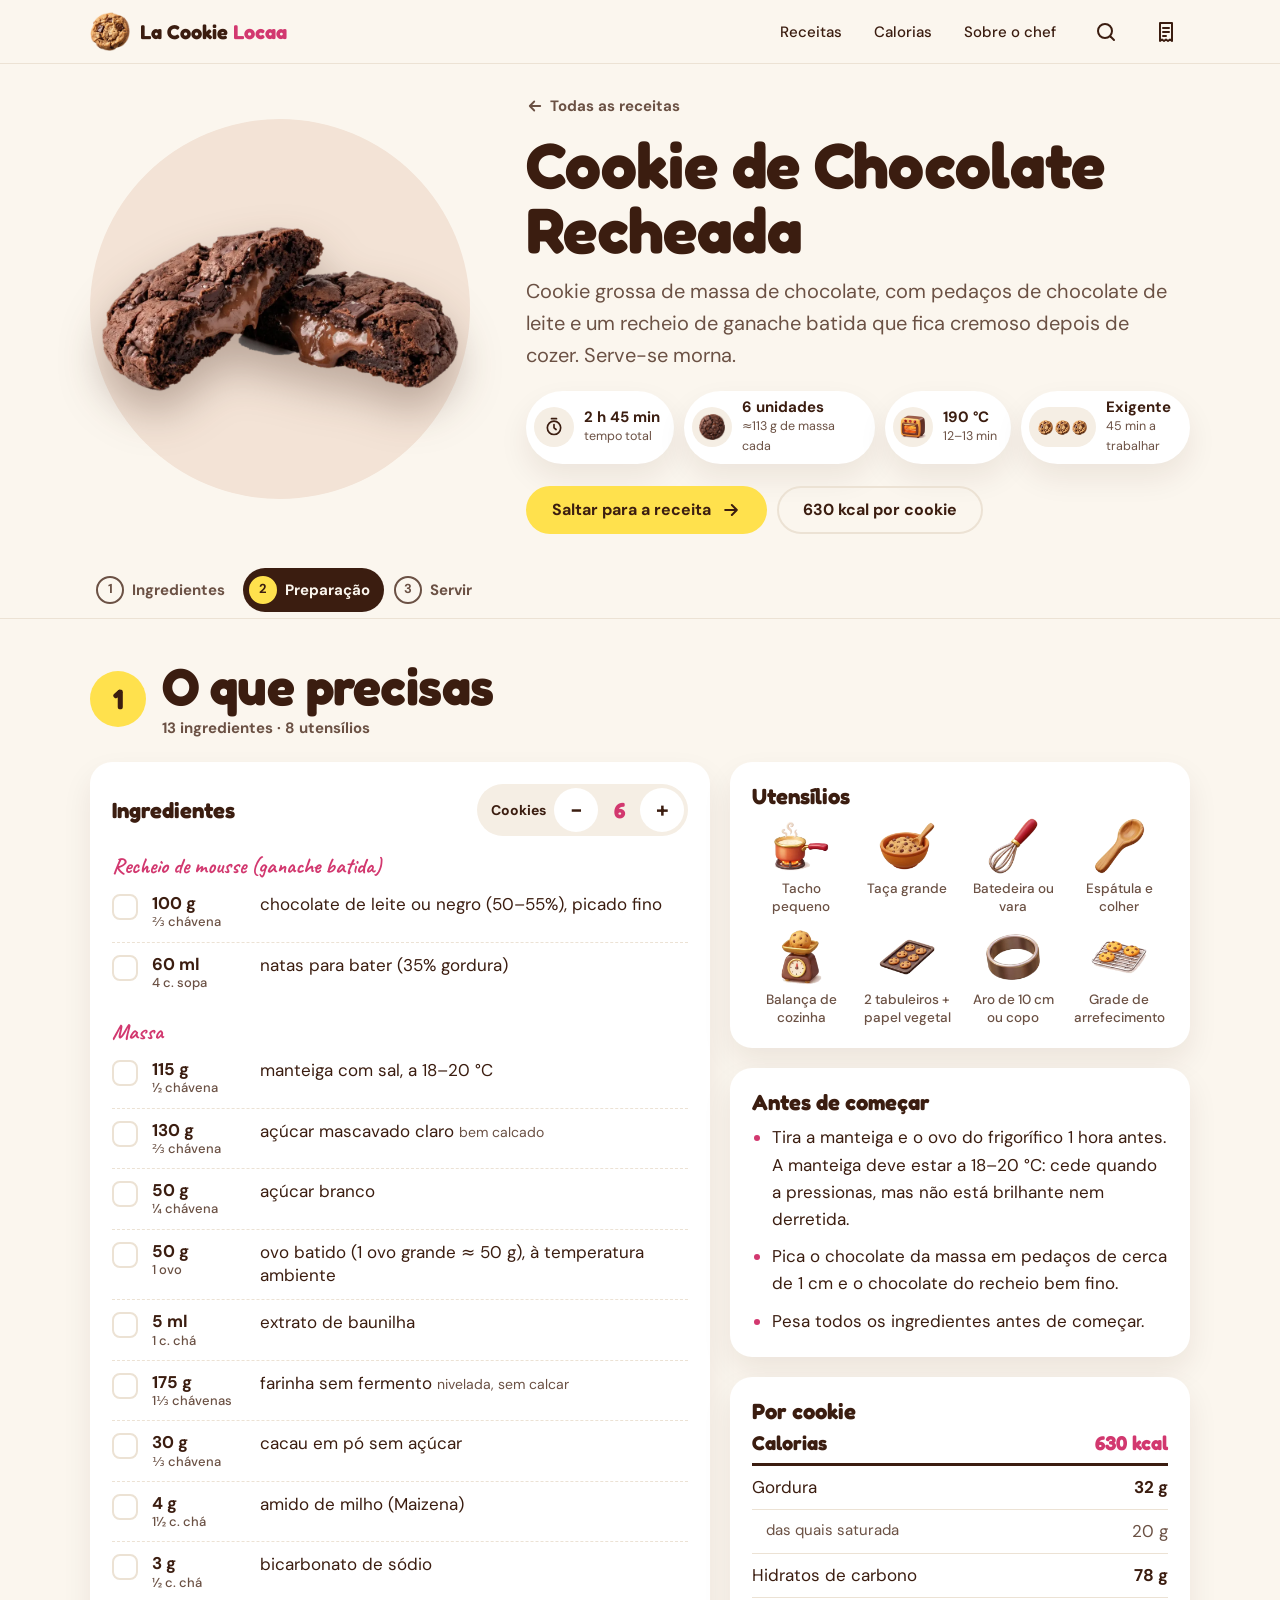
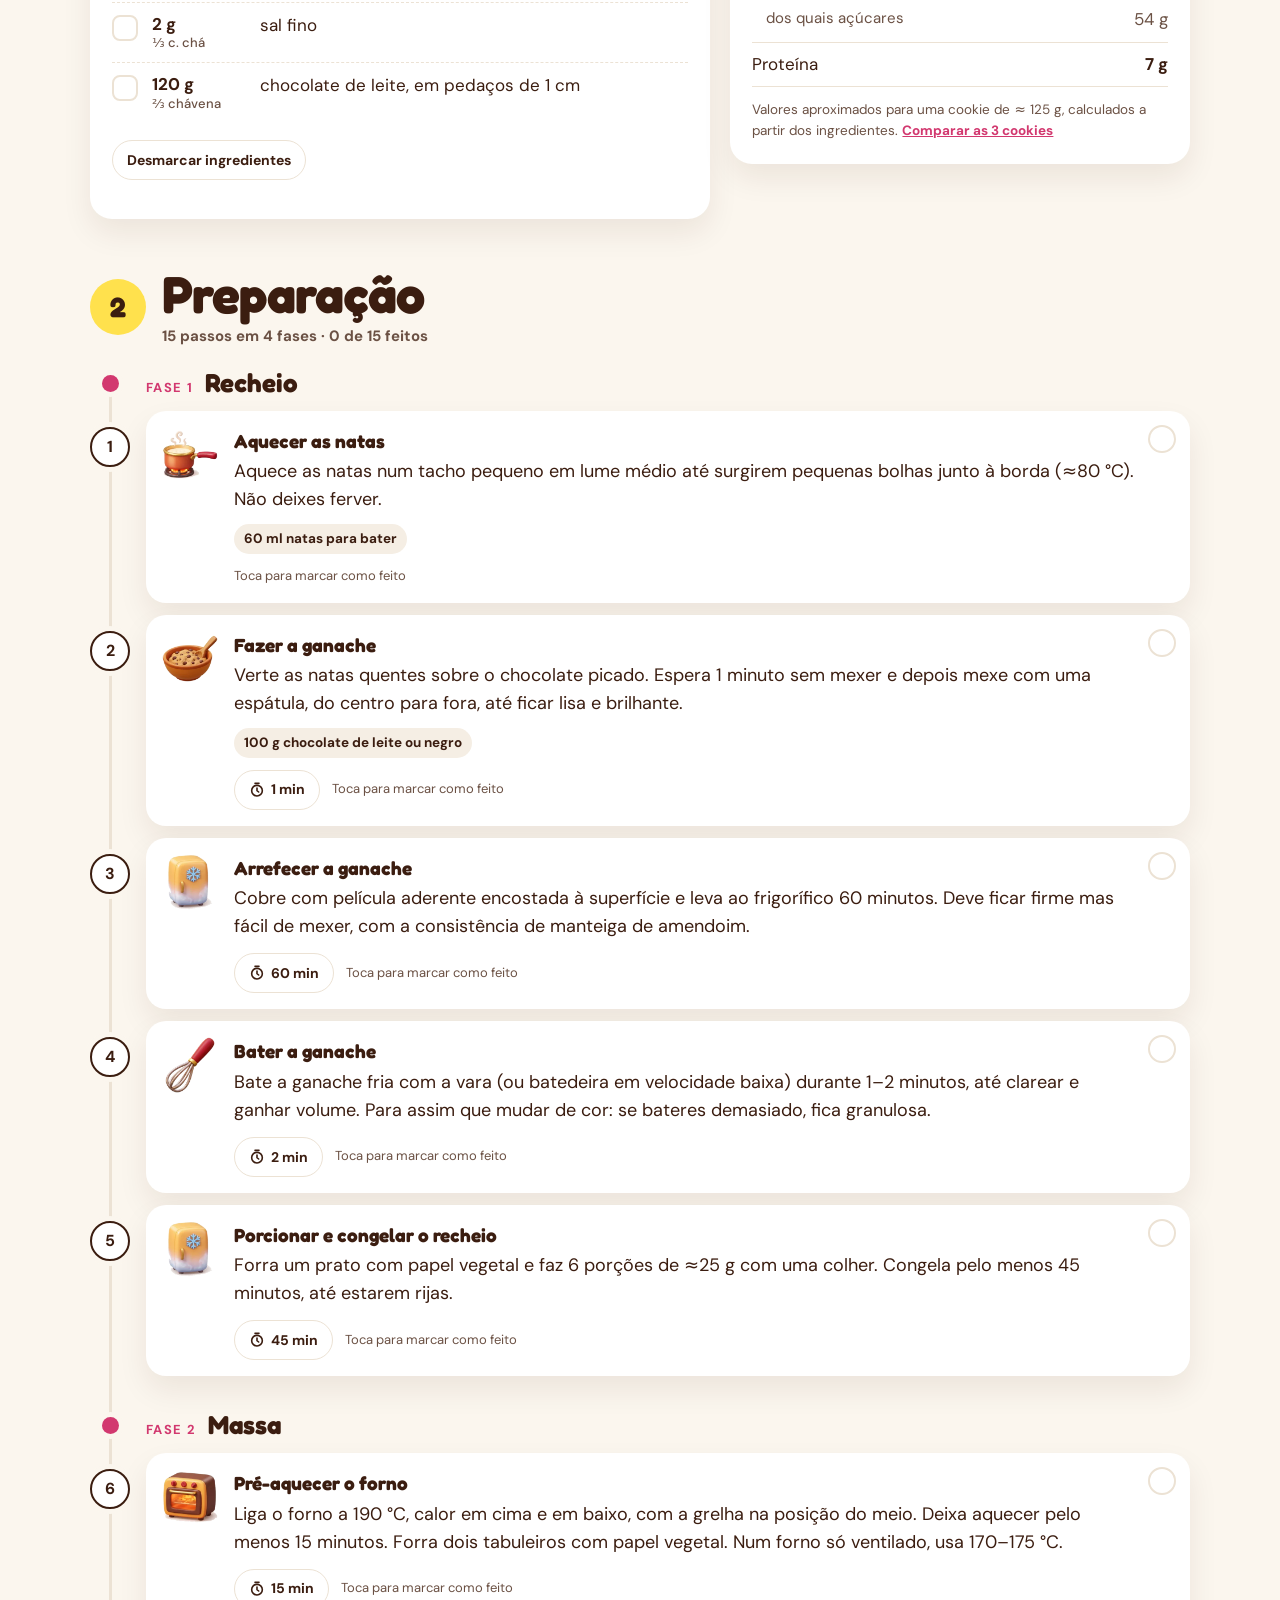
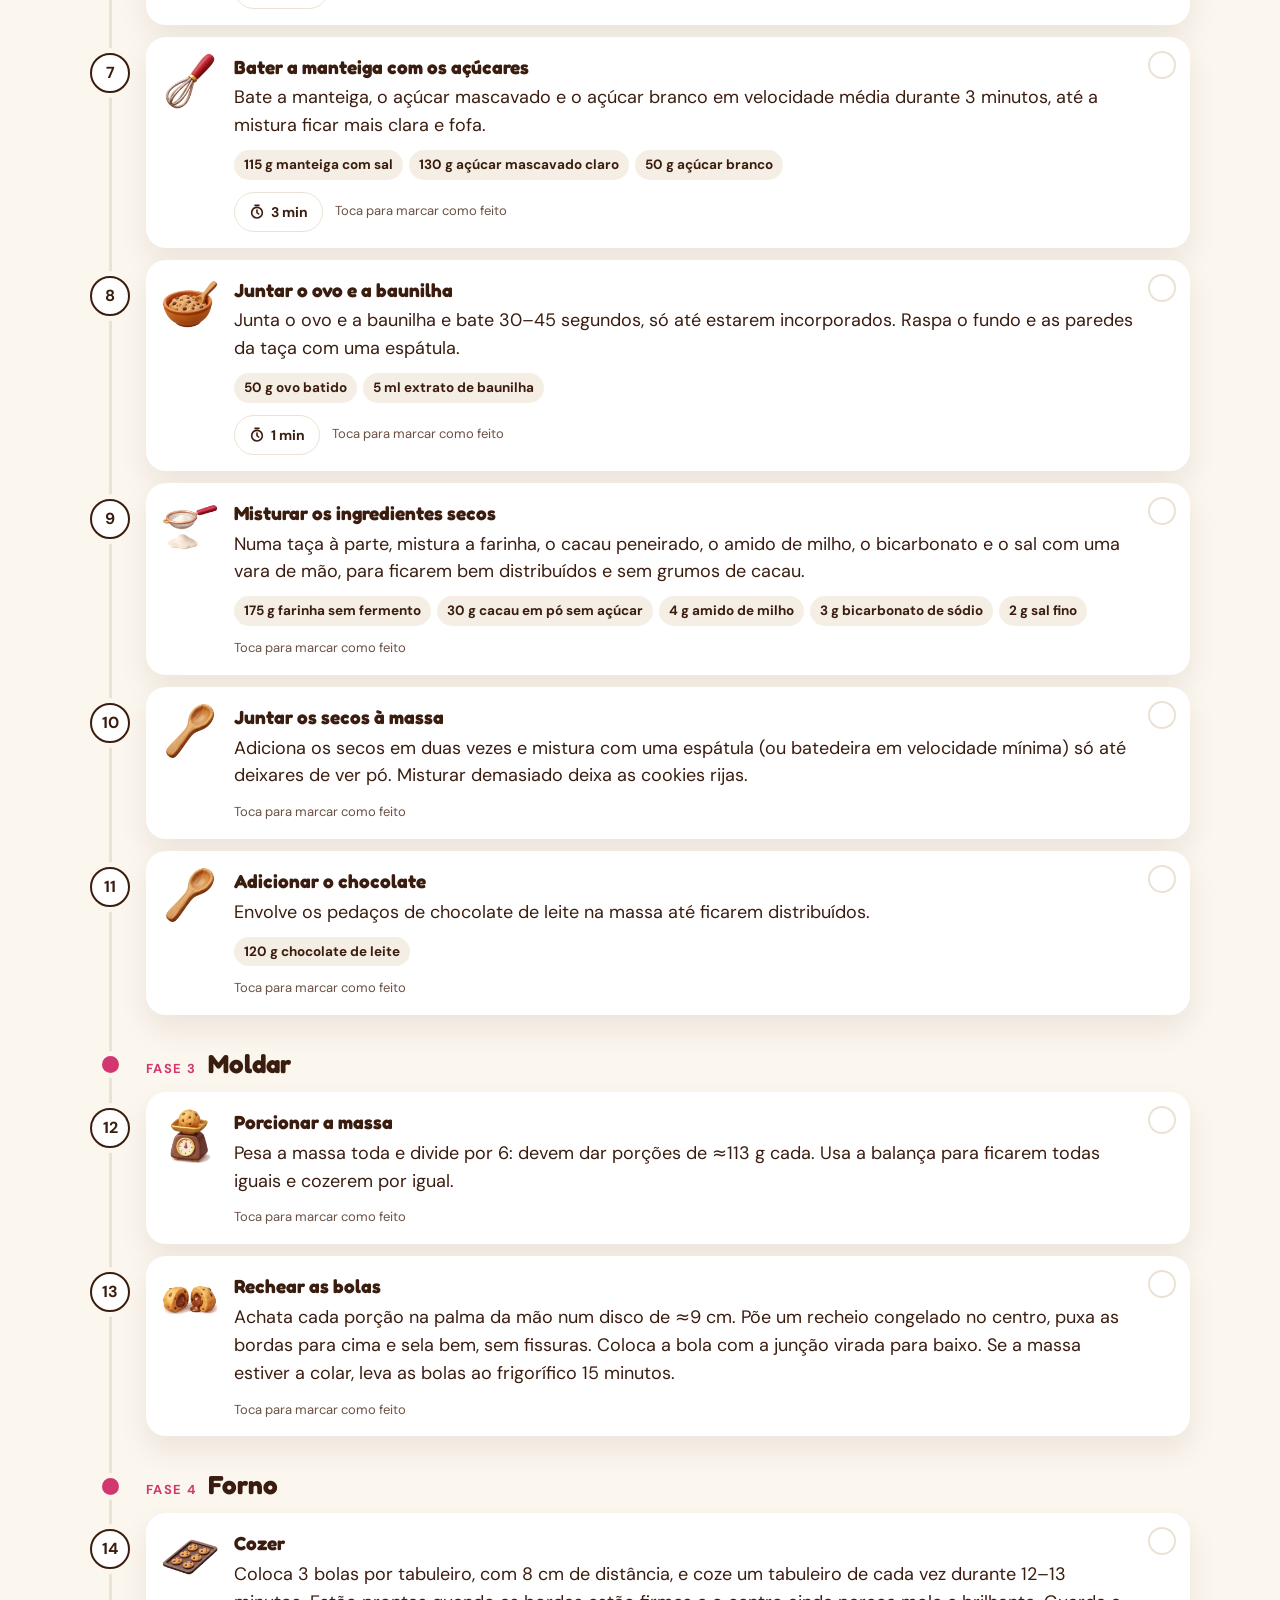
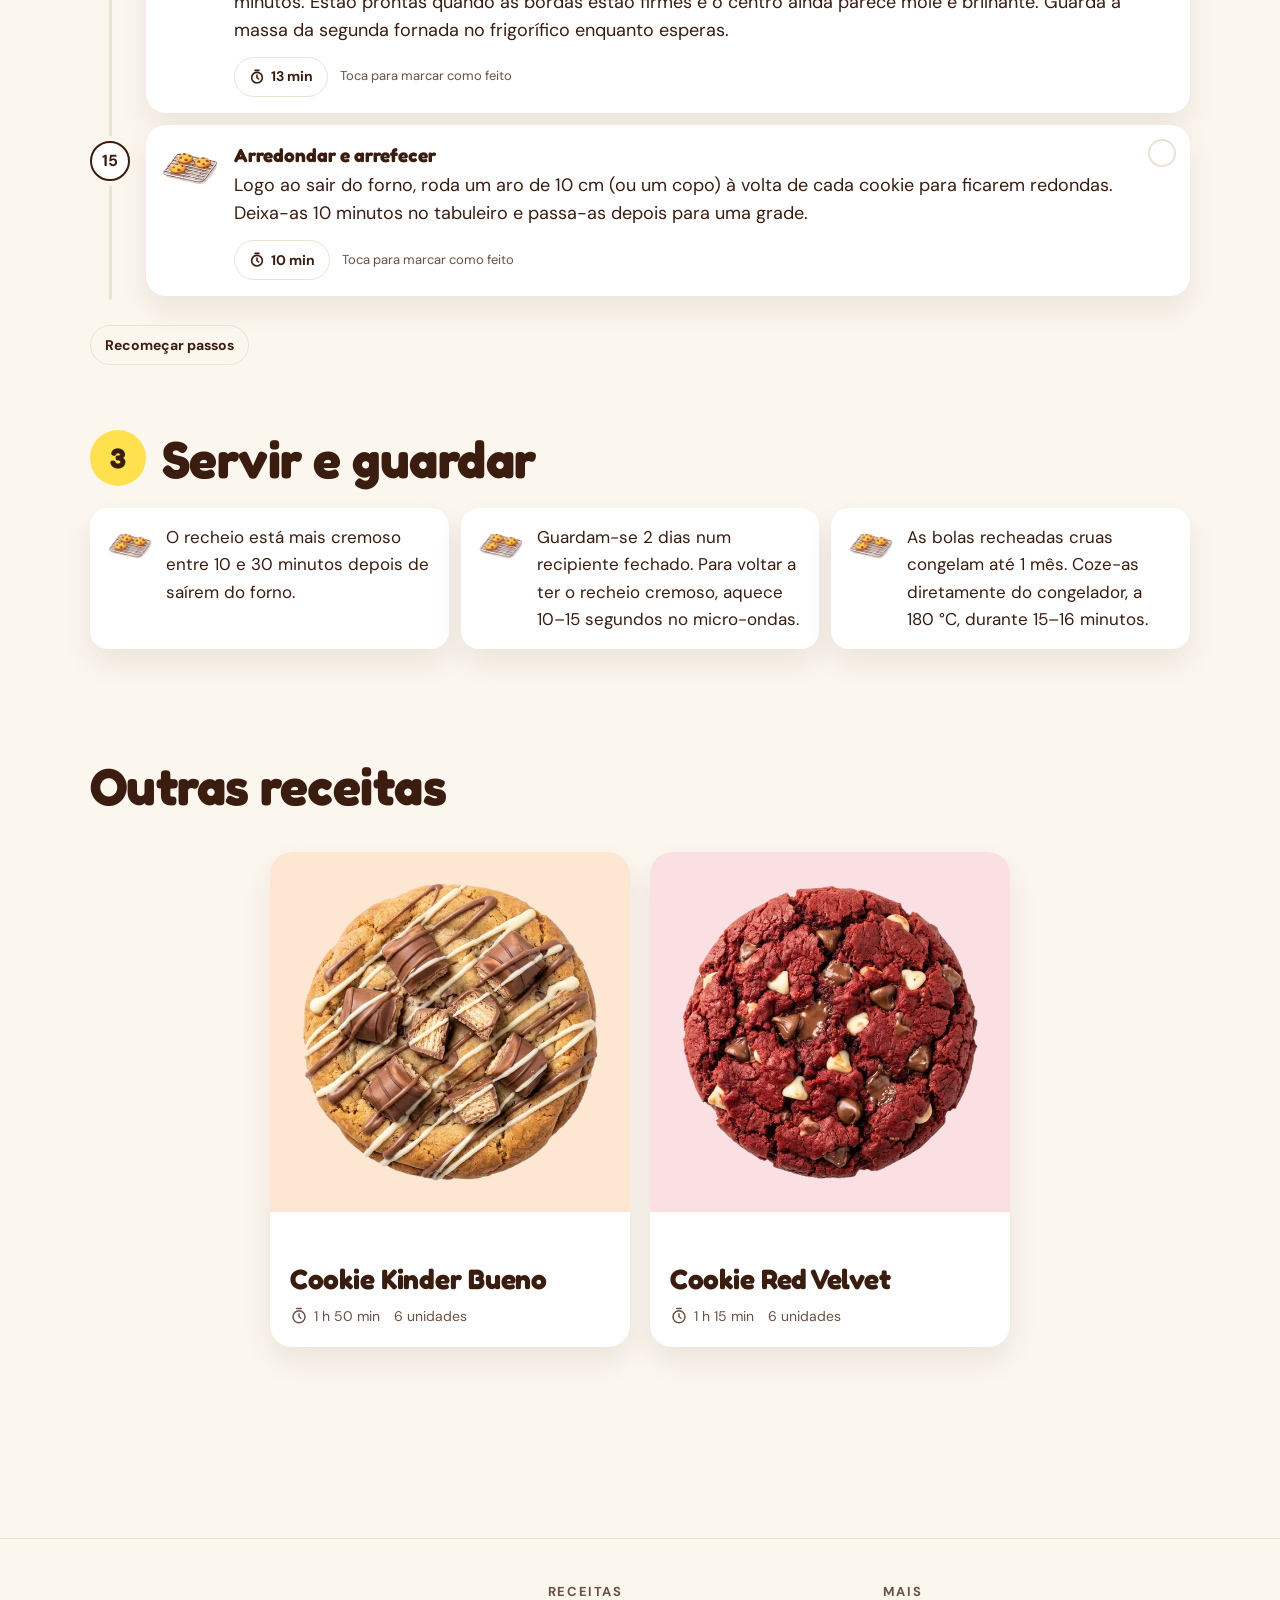
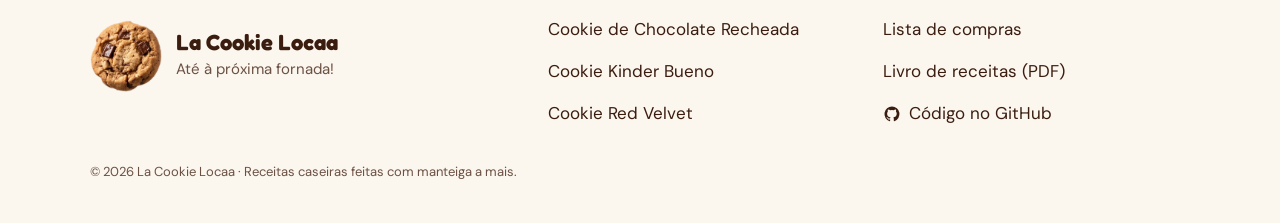
<file: cookie-chocolate-recheada.html>
<!doctype html>
<html lang="pt-PT">
<head>
  <meta charset="utf-8">
  <meta name="viewport" content="width=device-width, initial-scale=1, viewport-fit=cover">
  <title>Cookie de Chocolate Recheada · La Cookie Locaa</title>
  <meta name="description" content="Massa de chocolate com recheio de mousse de chocolate. Receita para 6 cookies, passo a passo.">
  <meta name="color-scheme" content="light dark">
  <meta name="theme-color" content="#fbf5ec" media="(prefers-color-scheme: light)">
  <meta name="theme-color" content="#1b120d" media="(prefers-color-scheme: dark)">
  <meta property="og:type" content="website">
  <meta property="og:title" content="Cookie de Chocolate Recheada · La Cookie Locaa">
  <meta property="og:description" content="Massa de chocolate com recheio de mousse de chocolate. Receita para 6 cookies, passo a passo.">
  <meta property="og:image" content="assets/img/cookies/recheada.webp">
  <link rel="icon" type="image/webp" href="assets/img/mascote.webp">
  <link rel="preload" href="assets/fonts/fredoka-latin-700-normal.woff2" as="font" type="font/woff2" crossorigin>
  <link rel="stylesheet" href="css/site.css">
  <script>try{if(sessionStorage.getItem("lcl:cortina"))document.documentElement.classList.add("cortina-pre")}catch(e){}</script>
  <script type="application/ld+json">{"@context":"https://schema.org","@type":"Recipe","name":"Cookie de Chocolate Recheada","description":"Cookie grossa de massa de chocolate, com pedaços de chocolate de leite e um recheio de ganache batida que fica cremoso depois de cozer. Serve-se morna.","image":["assets/img/cookies/recheada.webp","assets/img/topo/recheada.webp"],"author":{"@type":"Person","name":"Gonçalo"},"recipeCategory":"Sobremesa","recipeCuisine":"Caseira","keywords":"cookies, cookie de chocolate recheada","recipeYield":"6 cookies","nutrition":{"@type":"NutritionInformation","servingSize":"1 cookie","calories":"630 kcal","fatContent":"32 g","saturatedFatContent":"20 g","carbohydrateContent":"78 g","sugarContent":"54 g","proteinContent":"7 g"},"prepTime":"PT45M","cookTime":"PT13M","totalTime":"PT2H45M","recipeIngredient":["100 g chocolate de leite ou negro (50–55%), picado fino","60 ml natas para bater (35% gordura)","115 g manteiga com sal, a 18–20 °C","130 g açúcar mascavado claro","50 g açúcar branco","50 g ovo batido (1 ovo grande ≈ 50 g), à temperatura ambiente","5 ml extrato de baunilha","175 g farinha sem fermento","30 g cacau em pó sem açúcar","4 g amido de milho (Maizena)","3 g bicarbonato de sódio","2 g sal fino","120 g chocolate de leite, em pedaços de 1 cm"],"recipeInstructions":[{"@type":"HowToStep","name":"Aquecer as natas","text":"Aquece as natas num tacho pequeno em lume médio até surgirem pequenas bolhas junto à borda (≈80 °C). Não deixes ferver."},{"@type":"HowToStep","name":"Fazer a ganache","text":"Verte as natas quentes sobre o chocolate picado. Espera 1 minuto sem mexer e depois mexe com uma espátula, do centro para fora, até ficar lisa e brilhante."},{"@type":"HowToStep","name":"Arrefecer a ganache","text":"Cobre com película aderente encostada à superfície e leva ao frigorífico 60 minutos. Deve ficar firme mas fácil de mexer, com a consistência de manteiga de amendoim."},{"@type":"HowToStep","name":"Bater a ganache","text":"Bate a ganache fria com a vara (ou batedeira em velocidade baixa) durante 1–2 minutos, até clarear e ganhar volume. Para assim que mudar de cor: se bateres demasiado, fica granulosa."},{"@type":"HowToStep","name":"Porcionar e congelar o recheio","text":"Forra um prato com papel vegetal e faz 6 porções de ≈25 g com uma colher. Congela pelo menos 45 minutos, até estarem rijas."},{"@type":"HowToStep","name":"Pré-aquecer o forno","text":"Liga o forno a 190 °C, calor em cima e em baixo, com a grelha na posição do meio. Deixa aquecer pelo menos 15 minutos. Forra dois tabuleiros com papel vegetal. Num forno só ventilado, usa 170–175 °C."},{"@type":"HowToStep","name":"Bater a manteiga com os açúcares","text":"Bate a manteiga, o açúcar mascavado e o açúcar branco em velocidade média durante 3 minutos, até a mistura ficar mais clara e fofa."},{"@type":"HowToStep","name":"Juntar o ovo e a baunilha","text":"Junta o ovo e a baunilha e bate 30–45 segundos, só até estarem incorporados. Raspa o fundo e as paredes da taça com uma espátula."},{"@type":"HowToStep","name":"Misturar os ingredientes secos","text":"Numa taça à parte, mistura a farinha, o cacau peneirado, o amido de milho, o bicarbonato e o sal com uma vara de mão, para ficarem bem distribuídos e sem grumos de cacau."},{"@type":"HowToStep","name":"Juntar os secos à massa","text":"Adiciona os secos em duas vezes e mistura com uma espátula (ou batedeira em velocidade mínima) só até deixares de ver pó. Misturar demasiado deixa as cookies rijas."},{"@type":"HowToStep","name":"Adicionar o chocolate","text":"Envolve os pedaços de chocolate de leite na massa até ficarem distribuídos."},{"@type":"HowToStep","name":"Porcionar a massa","text":"Pesa a massa toda e divide por 6: devem dar porções de ≈113 g cada. Usa a balança para ficarem todas iguais e cozerem por igual."},{"@type":"HowToStep","name":"Rechear as bolas","text":"Achata cada porção na palma da mão num disco de ≈9 cm. Põe um recheio congelado no centro, puxa as bordas para cima e sela bem, sem fissuras. Coloca a bola com a junção virada para baixo. Se a massa estiver a colar, leva as bolas ao frigorífico 15 minutos."},{"@type":"HowToStep","name":"Cozer","text":"Coloca 3 bolas por tabuleiro, com 8 cm de distância, e coze um tabuleiro de cada vez durante 12–13 minutos. Estão prontas quando as bordas estão firmes e o centro ainda parece mole e brilhante. Guarda a massa da segunda fornada no frigorífico enquanto esperas."},{"@type":"HowToStep","name":"Arredondar e arrefecer","text":"Logo ao sair do forno, roda um aro de 10 cm (ou um copo) à volta de cada cookie para ficarem redondas. Deixa-as 10 minutos no tabuleiro e passa-as depois para uma grade."}]}</script>
</head>
<body data-pagina="receita" data-receita="recheada" style="--suave:#f3e3d6">
  <a class="saltar" href="#precisas">Saltar para a receita</a>
  <header class="cab">
    <div class="contentor cab__dentro">
      <a class="marca" href="index.html" aria-label="La Cookie Locaa, página inicial">
        <img src="assets/img/mascote.webp" alt="" width="40" height="40">
        <span>La Cookie <em>Locaa</em></span>
      </a>
      <nav class="cab__nav" aria-label="Principal">
        <a href="index.html#receitas">Receitas</a>
        <a href="index.html#calorias">Calorias</a>
        <a href="index.html#chef">Sobre o chef</a>
      </nav>
      <button class="icone-btn" type="button" data-pesquisa aria-label="Pesquisar receitas"><svg viewBox="0 0 24 24" aria-hidden="true"><circle cx="11" cy="11" r="7"/><path d="m20 20-3.5-3.5"/></svg></button>
      <a class="icone-btn" href="lista.html" aria-label="Lista de compras"><svg viewBox="0 0 24 24" aria-hidden="true"><path d="M6 3h12v18l-2-1.5L14 21l-2-1.5L10 21l-2-1.5L6 21Z"/><path d="M9 8h6M9 12h6M9 16h3"/></svg></a>
      <button class="icone-btn cab__menu" type="button" aria-expanded="false" aria-controls="gaveta" aria-label="Abrir menu"><svg viewBox="0 0 24 24" aria-hidden="true"><path d="M4 7h16M4 12h16M4 17h16"/></svg></button>
    </div>
    <nav class="cab__gaveta" id="gaveta" aria-label="Menu">
      <a href="index.html#receitas">Receitas</a>
      <a href="index.html#calorias">Calorias</a>
      <a href="index.html#chef">Sobre o chef</a>
      <a href="lista.html">Lista de compras</a>
      <a href="livro.html">Livro de receitas (PDF)</a>
    </nav>
  </header>

  <dialog class="pesquisa" id="pesquisa" aria-label="Pesquisar receitas">
    <form method="dialog" class="pesquisa__campo" role="search">
      <svg viewBox="0 0 24 24" aria-hidden="true"><circle cx="11" cy="11" r="7"/><path d="m20 20-3.5-3.5"/></svg>
      <label class="vh" for="pesquisa-input">Pesquisar receitas ou ingredientes</label>
      <input id="pesquisa-input" type="search" placeholder="Ex.: tenho Kinder em casa" autocomplete="off">
      <button class="icone-btn" value="fechar" aria-label="Fechar pesquisa"><svg viewBox="0 0 24 24" aria-hidden="true"><path d="M6 6l12 12M18 6 6 18"/></svg></button>
    </form>
    <ul class="pesquisa__resultados" id="pesquisa-resultados" aria-live="polite"></ul>
  </dialog>

  <main id="receita"></main>

  <div class="barra-movel">
    <a href="#precisas">Ingredientes</a>
    <a href="#preparacao">Passos</a>
    <a href="#servir">Servir</a>
  </div>

  <div class="doca" id="doca" aria-live="polite"></div>
  <footer class="rodape">
    <div class="contentor">
      <div class="rodape__grelha">
        <div class="rodape__marca">
          <img src="assets/img/mascote.webp" alt="" width="72" height="72" loading="lazy">
          <div><b>La Cookie Locaa</b><span>Até à próxima fornada!</span></div>
        </div>
        <div>
          <h2>Receitas</h2>
          <ul><li><a href="cookie-chocolate-recheada.html" data-ir="assets/img/topo/recheada.webp" data-cor="#f3e3d6">Cookie de Chocolate Recheada</a></li><li><a href="cookie-kinder-bueno.html" data-ir="assets/img/topo/bueno.webp" data-cor="#fde7d2">Cookie Kinder Bueno</a></li><li><a href="cookie-red-velvet.html" data-ir="assets/img/topo/redvelvet.webp" data-cor="#fbe0e3">Cookie Red Velvet</a></li></ul>
        </div>
        <div>
          <h2>Mais</h2>
          <ul>
            <li><a href="lista.html">Lista de compras</a></li>
            <li><a href="livro.html">Livro de receitas (PDF)</a></li>
            <li><a href="https://github.com/cookiept/kingGcookies" rel="noopener"><svg viewBox="0 0 24 24" aria-hidden="true"><path d="M12 2a10 10 0 0 0-3.2 19.5c.5.1.7-.2.7-.5v-1.7c-2.8.6-3.4-1.3-3.4-1.3-.5-1.2-1.1-1.5-1.1-1.5-.9-.6.1-.6.1-.6 1 .1 1.5 1 1.5 1 .9 1.5 2.3 1.1 2.9.8.1-.6.3-1.1.6-1.3-2.2-.3-4.6-1.1-4.6-5 0-1.1.4-2 1-2.7-.1-.3-.4-1.3.1-2.7 0 0 .8-.3 2.8 1a9.6 9.6 0 0 1 5 0c1.9-1.3 2.8-1 2.8-1 .5 1.4.2 2.4.1 2.7.6.7 1 1.6 1 2.7 0 3.9-2.4 4.7-4.6 5 .4.3.7.9.7 1.9V21c0 .3.2.6.7.5A10 10 0 0 0 12 2Z"/></svg> Código no GitHub</a></li>
          </ul>
        </div>
      </div>
      <p class="rodape__fim">© 2026 La Cookie Locaa · Receitas caseiras feitas com manteiga a mais.</p>
    </div>
  </footer>

  <div class="aviso" id="aviso" role="status" aria-live="polite"></div>
  <script src="js/receitas.js" defer></script>
  <script src="js/app.js" defer></script>
</body>
</html>
</file>
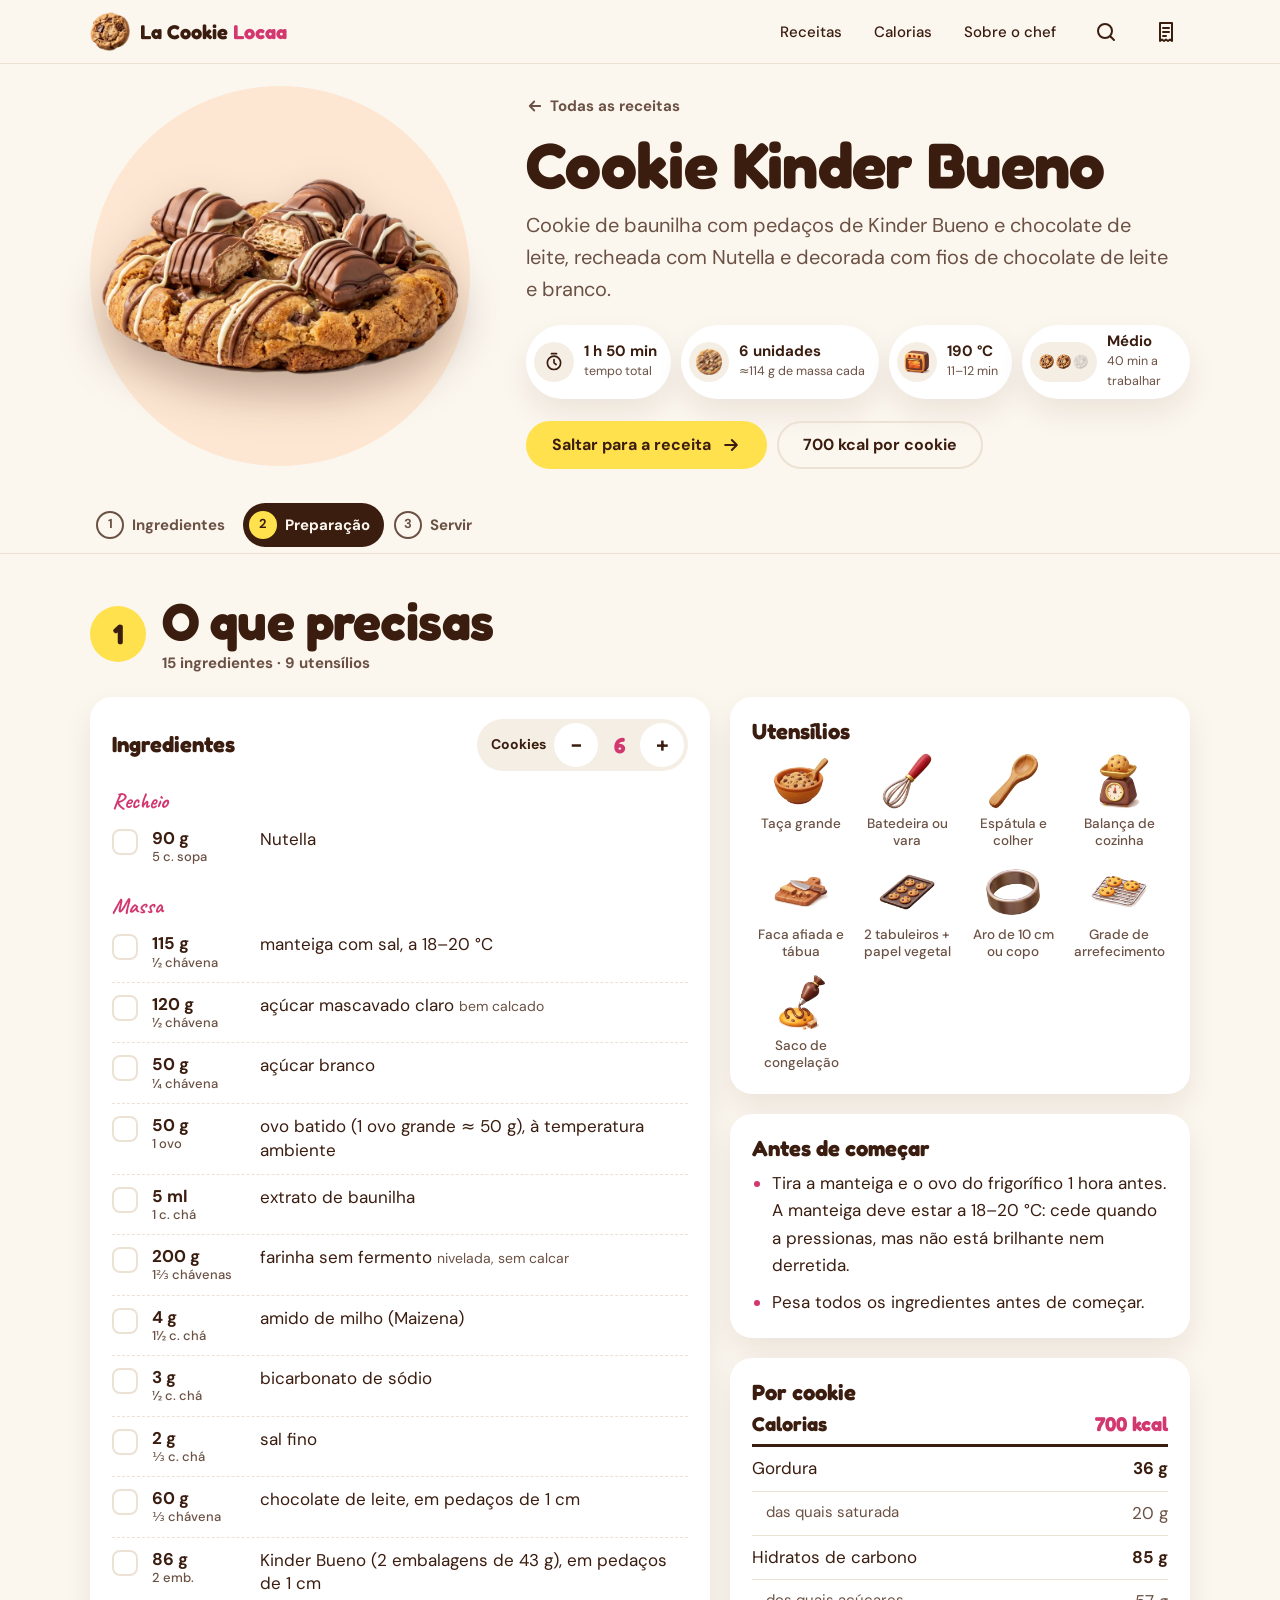
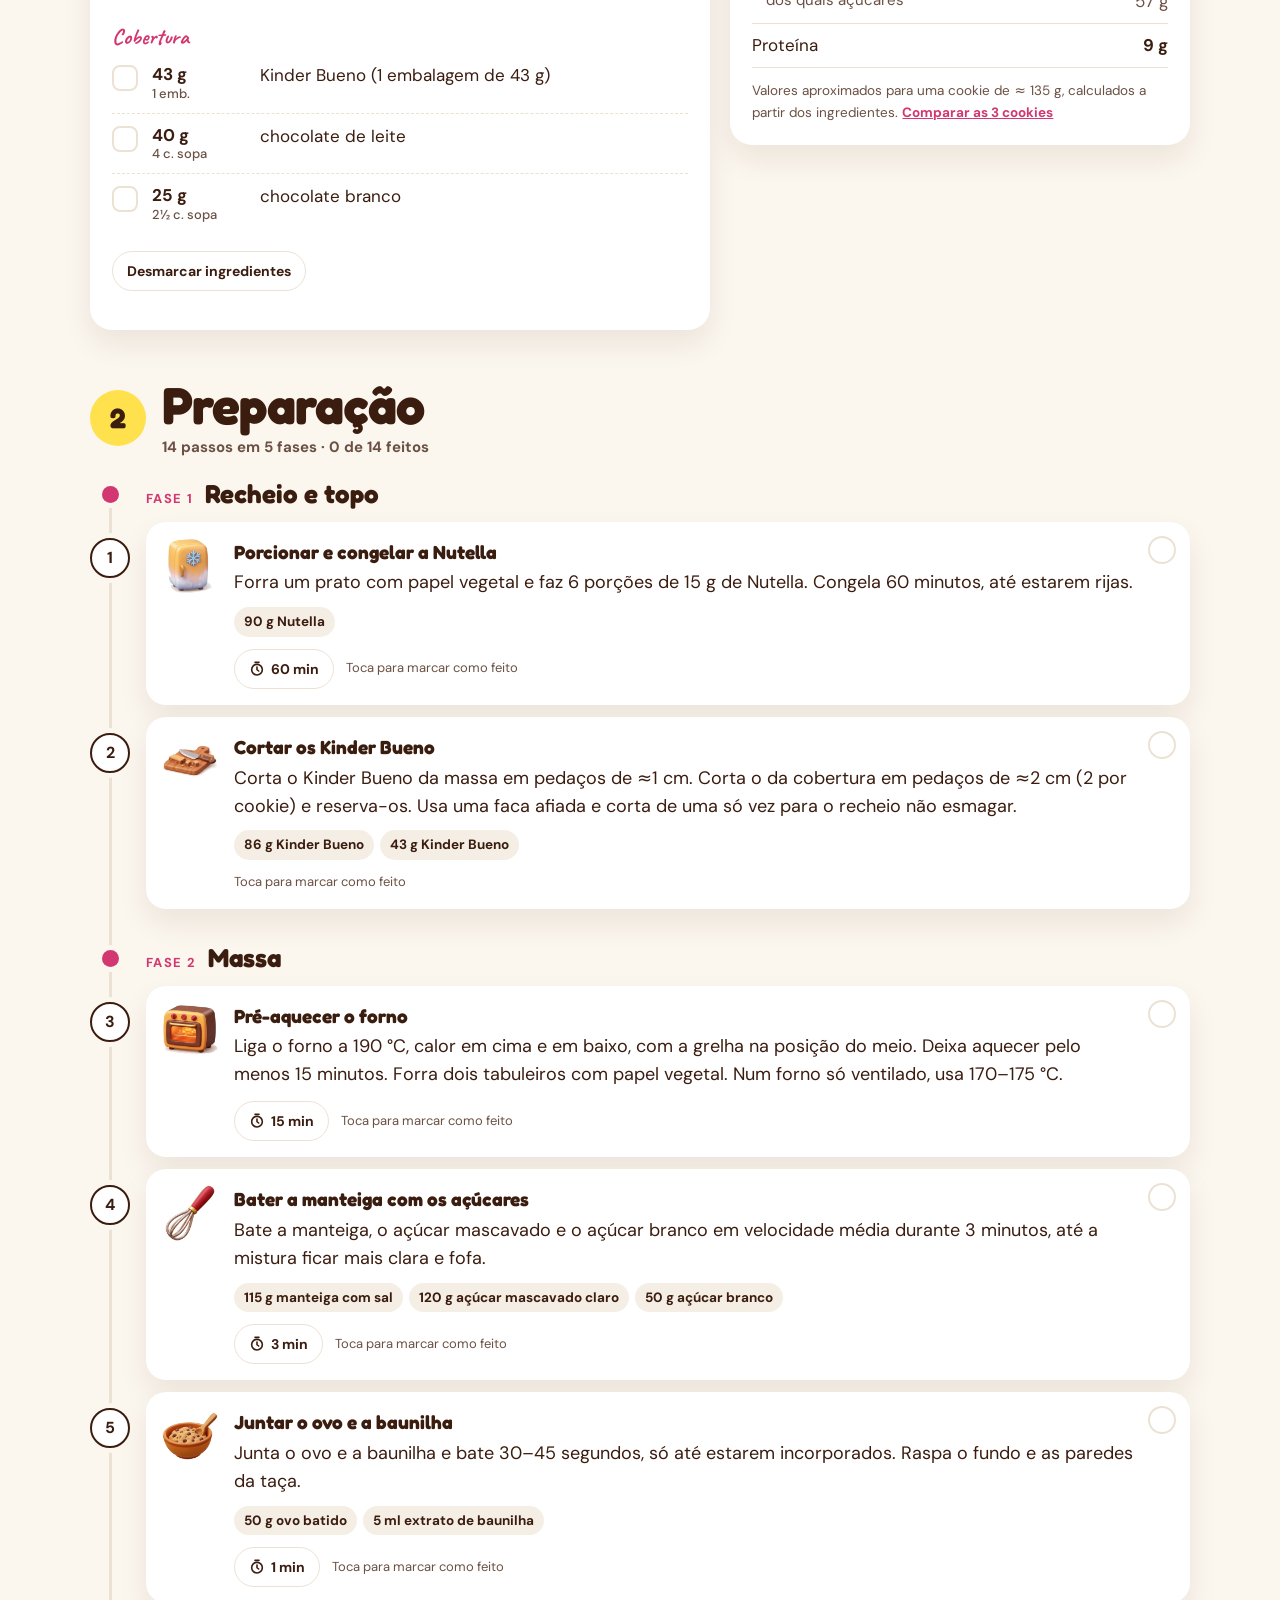
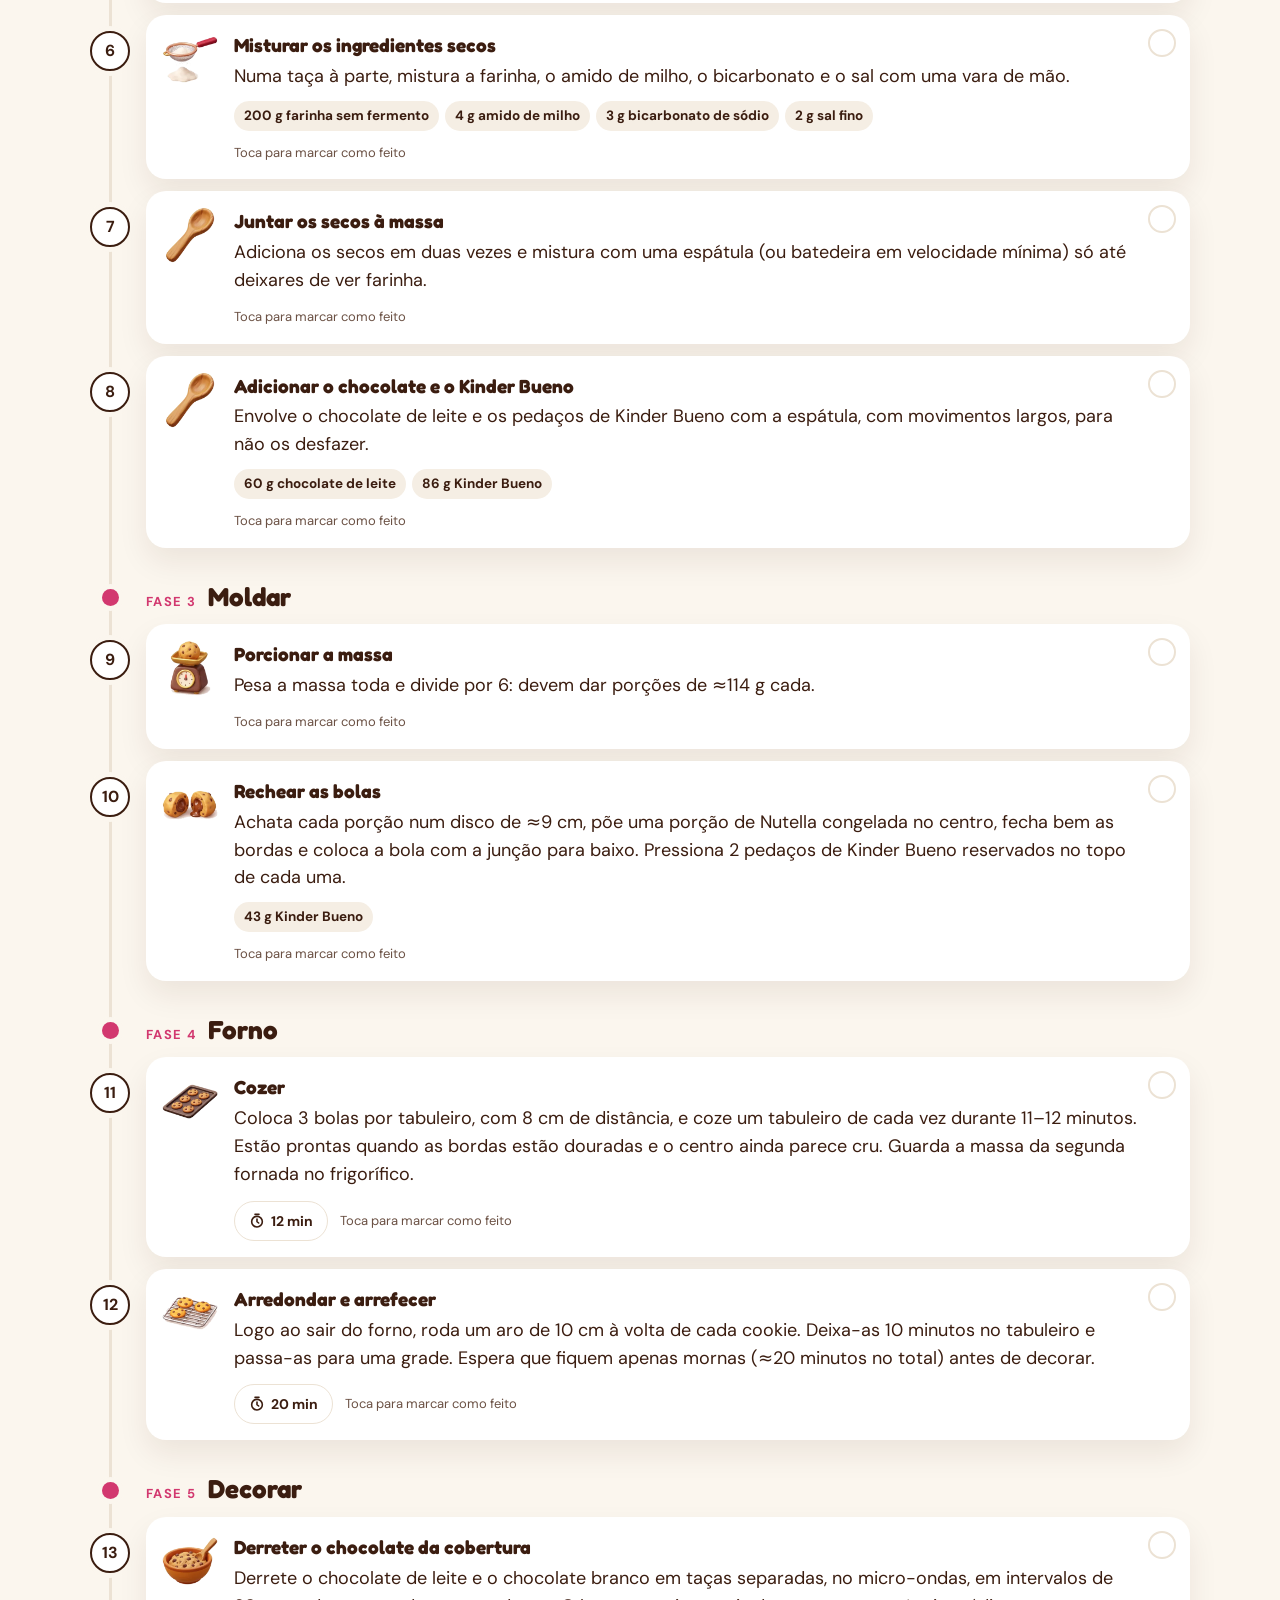
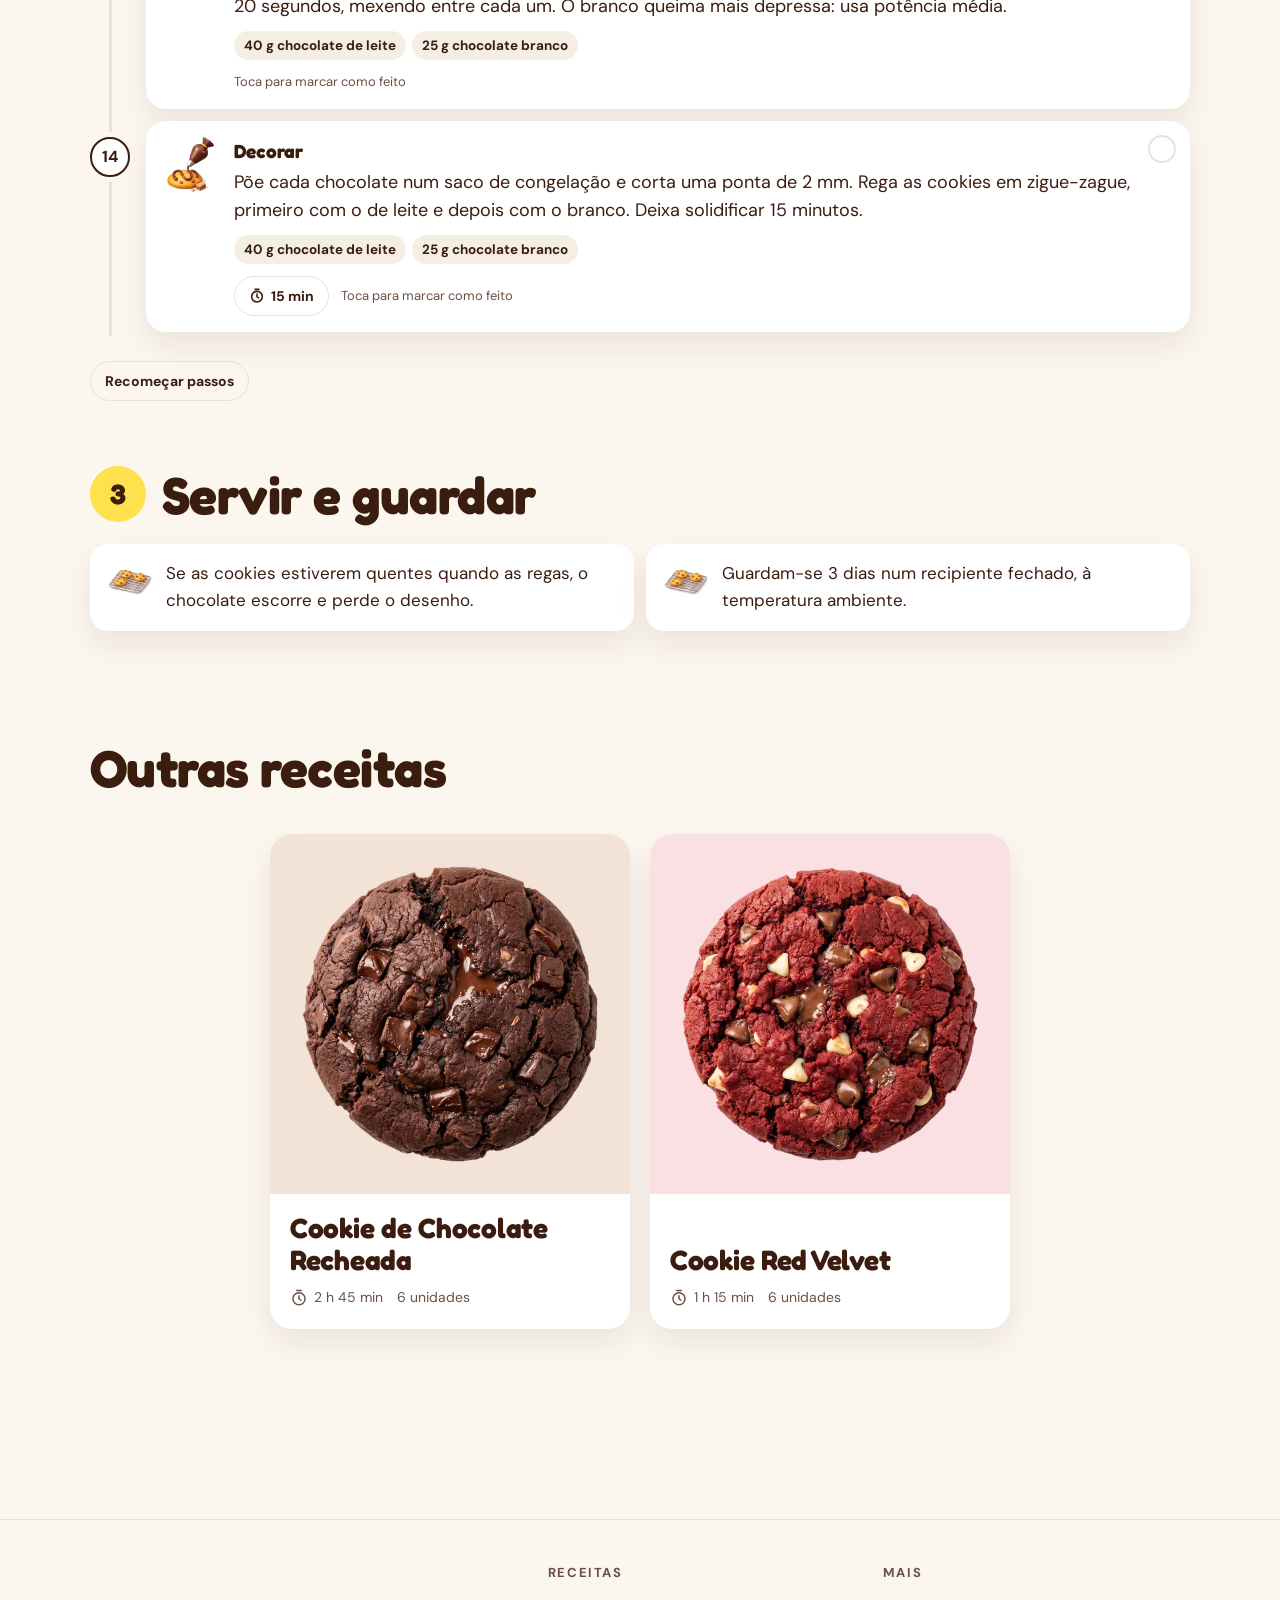
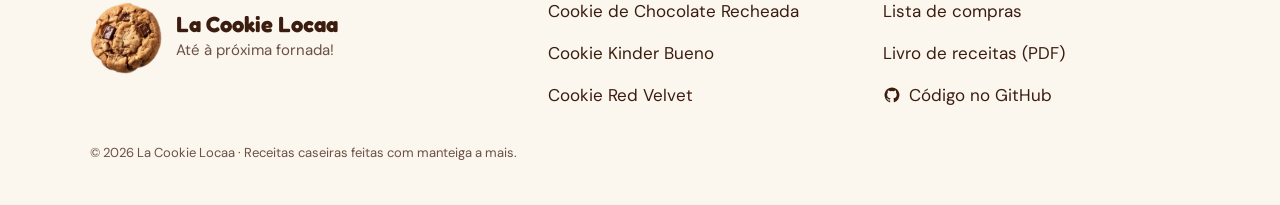
<file: cookie-kinder-bueno.html>
<!doctype html>
<html lang="pt-PT">
<head>
  <meta charset="utf-8">
  <meta name="viewport" content="width=device-width, initial-scale=1, viewport-fit=cover">
  <title>Cookie Kinder Bueno · La Cookie Locaa</title>
  <meta name="description" content="Com pedaços de Kinder Bueno e recheio de Nutella. Receita para 6 cookies, passo a passo.">
  <meta name="color-scheme" content="light dark">
  <meta name="theme-color" content="#fbf5ec" media="(prefers-color-scheme: light)">
  <meta name="theme-color" content="#1b120d" media="(prefers-color-scheme: dark)">
  <meta property="og:type" content="website">
  <meta property="og:title" content="Cookie Kinder Bueno · La Cookie Locaa">
  <meta property="og:description" content="Com pedaços de Kinder Bueno e recheio de Nutella. Receita para 6 cookies, passo a passo.">
  <meta property="og:image" content="assets/img/cookies/bueno.webp">
  <link rel="icon" type="image/webp" href="assets/img/mascote.webp">
  <link rel="preload" href="assets/fonts/fredoka-latin-700-normal.woff2" as="font" type="font/woff2" crossorigin>
  <link rel="stylesheet" href="css/site.css">
  <script>try{if(sessionStorage.getItem("lcl:cortina"))document.documentElement.classList.add("cortina-pre")}catch(e){}</script>
  <script type="application/ld+json">{"@context":"https://schema.org","@type":"Recipe","name":"Cookie Kinder Bueno","description":"Cookie de baunilha com pedaços de Kinder Bueno e chocolate de leite, recheada com Nutella e decorada com fios de chocolate de leite e branco.","image":["assets/img/cookies/bueno.webp","assets/img/topo/bueno.webp"],"author":{"@type":"Person","name":"Gonçalo"},"recipeCategory":"Sobremesa","recipeCuisine":"Caseira","keywords":"cookies, cookie kinder bueno","recipeYield":"6 cookies","nutrition":{"@type":"NutritionInformation","servingSize":"1 cookie","calories":"700 kcal","fatContent":"36 g","saturatedFatContent":"20 g","carbohydrateContent":"85 g","sugarContent":"57 g","proteinContent":"9 g"},"prepTime":"PT40M","cookTime":"PT12M","totalTime":"PT1H50M","recipeIngredient":["90 g Nutella","115 g manteiga com sal, a 18–20 °C","120 g açúcar mascavado claro","50 g açúcar branco","50 g ovo batido (1 ovo grande ≈ 50 g), à temperatura ambiente","5 ml extrato de baunilha","200 g farinha sem fermento","4 g amido de milho (Maizena)","3 g bicarbonato de sódio","2 g sal fino","60 g chocolate de leite, em pedaços de 1 cm","86 g Kinder Bueno (2 embalagens de 43 g), em pedaços de 1 cm","43 g Kinder Bueno (1 embalagem de 43 g)","40 g chocolate de leite","25 g chocolate branco"],"recipeInstructions":[{"@type":"HowToStep","name":"Porcionar e congelar a Nutella","text":"Forra um prato com papel vegetal e faz 6 porções de 15 g de Nutella. Congela 60 minutos, até estarem rijas."},{"@type":"HowToStep","name":"Cortar os Kinder Bueno","text":"Corta o Kinder Bueno da massa em pedaços de ≈1 cm. Corta o da cobertura em pedaços de ≈2 cm (2 por cookie) e reserva-os. Usa uma faca afiada e corta de uma só vez para o recheio não esmagar."},{"@type":"HowToStep","name":"Pré-aquecer o forno","text":"Liga o forno a 190 °C, calor em cima e em baixo, com a grelha na posição do meio. Deixa aquecer pelo menos 15 minutos. Forra dois tabuleiros com papel vegetal. Num forno só ventilado, usa 170–175 °C."},{"@type":"HowToStep","name":"Bater a manteiga com os açúcares","text":"Bate a manteiga, o açúcar mascavado e o açúcar branco em velocidade média durante 3 minutos, até a mistura ficar mais clara e fofa."},{"@type":"HowToStep","name":"Juntar o ovo e a baunilha","text":"Junta o ovo e a baunilha e bate 30–45 segundos, só até estarem incorporados. Raspa o fundo e as paredes da taça."},{"@type":"HowToStep","name":"Misturar os ingredientes secos","text":"Numa taça à parte, mistura a farinha, o amido de milho, o bicarbonato e o sal com uma vara de mão."},{"@type":"HowToStep","name":"Juntar os secos à massa","text":"Adiciona os secos em duas vezes e mistura com uma espátula (ou batedeira em velocidade mínima) só até deixares de ver farinha."},{"@type":"HowToStep","name":"Adicionar o chocolate e o Kinder Bueno","text":"Envolve o chocolate de leite e os pedaços de Kinder Bueno com a espátula, com movimentos largos, para não os desfazer."},{"@type":"HowToStep","name":"Porcionar a massa","text":"Pesa a massa toda e divide por 6: devem dar porções de ≈114 g cada."},{"@type":"HowToStep","name":"Rechear as bolas","text":"Achata cada porção num disco de ≈9 cm, põe uma porção de Nutella congelada no centro, fecha bem as bordas e coloca a bola com a junção para baixo. Pressiona 2 pedaços de Kinder Bueno reservados no topo de cada uma."},{"@type":"HowToStep","name":"Cozer","text":"Coloca 3 bolas por tabuleiro, com 8 cm de distância, e coze um tabuleiro de cada vez durante 11–12 minutos. Estão prontas quando as bordas estão douradas e o centro ainda parece cru. Guarda a massa da segunda fornada no frigorífico."},{"@type":"HowToStep","name":"Arredondar e arrefecer","text":"Logo ao sair do forno, roda um aro de 10 cm à volta de cada cookie. Deixa-as 10 minutos no tabuleiro e passa-as para uma grade. Espera que fiquem apenas mornas (≈20 minutos no total) antes de decorar."},{"@type":"HowToStep","name":"Derreter o chocolate da cobertura","text":"Derrete o chocolate de leite e o chocolate branco em taças separadas, no micro-ondas, em intervalos de 20 segundos, mexendo entre cada um. O branco queima mais depressa: usa potência média."},{"@type":"HowToStep","name":"Decorar","text":"Põe cada chocolate num saco de congelação e corta uma ponta de 2 mm. Rega as cookies em zigue-zague, primeiro com o de leite e depois com o branco. Deixa solidificar 15 minutos."}]}</script>
</head>
<body data-pagina="receita" data-receita="bueno" style="--suave:#fde7d2">
  <a class="saltar" href="#precisas">Saltar para a receita</a>
  <header class="cab">
    <div class="contentor cab__dentro">
      <a class="marca" href="index.html" aria-label="La Cookie Locaa, página inicial">
        <img src="assets/img/mascote.webp" alt="" width="40" height="40">
        <span>La Cookie <em>Locaa</em></span>
      </a>
      <nav class="cab__nav" aria-label="Principal">
        <a href="index.html#receitas">Receitas</a>
        <a href="index.html#calorias">Calorias</a>
        <a href="index.html#chef">Sobre o chef</a>
      </nav>
      <button class="icone-btn" type="button" data-pesquisa aria-label="Pesquisar receitas"><svg viewBox="0 0 24 24" aria-hidden="true"><circle cx="11" cy="11" r="7"/><path d="m20 20-3.5-3.5"/></svg></button>
      <a class="icone-btn" href="lista.html" aria-label="Lista de compras"><svg viewBox="0 0 24 24" aria-hidden="true"><path d="M6 3h12v18l-2-1.5L14 21l-2-1.5L10 21l-2-1.5L6 21Z"/><path d="M9 8h6M9 12h6M9 16h3"/></svg></a>
      <button class="icone-btn cab__menu" type="button" aria-expanded="false" aria-controls="gaveta" aria-label="Abrir menu"><svg viewBox="0 0 24 24" aria-hidden="true"><path d="M4 7h16M4 12h16M4 17h16"/></svg></button>
    </div>
    <nav class="cab__gaveta" id="gaveta" aria-label="Menu">
      <a href="index.html#receitas">Receitas</a>
      <a href="index.html#calorias">Calorias</a>
      <a href="index.html#chef">Sobre o chef</a>
      <a href="lista.html">Lista de compras</a>
      <a href="livro.html">Livro de receitas (PDF)</a>
    </nav>
  </header>

  <dialog class="pesquisa" id="pesquisa" aria-label="Pesquisar receitas">
    <form method="dialog" class="pesquisa__campo" role="search">
      <svg viewBox="0 0 24 24" aria-hidden="true"><circle cx="11" cy="11" r="7"/><path d="m20 20-3.5-3.5"/></svg>
      <label class="vh" for="pesquisa-input">Pesquisar receitas ou ingredientes</label>
      <input id="pesquisa-input" type="search" placeholder="Ex.: tenho Kinder em casa" autocomplete="off">
      <button class="icone-btn" value="fechar" aria-label="Fechar pesquisa"><svg viewBox="0 0 24 24" aria-hidden="true"><path d="M6 6l12 12M18 6 6 18"/></svg></button>
    </form>
    <ul class="pesquisa__resultados" id="pesquisa-resultados" aria-live="polite"></ul>
  </dialog>

  <main id="receita"></main>

  <div class="barra-movel">
    <a href="#precisas">Ingredientes</a>
    <a href="#preparacao">Passos</a>
    <a href="#servir">Servir</a>
  </div>

  <div class="doca" id="doca" aria-live="polite"></div>
  <footer class="rodape">
    <div class="contentor">
      <div class="rodape__grelha">
        <div class="rodape__marca">
          <img src="assets/img/mascote.webp" alt="" width="72" height="72" loading="lazy">
          <div><b>La Cookie Locaa</b><span>Até à próxima fornada!</span></div>
        </div>
        <div>
          <h2>Receitas</h2>
          <ul><li><a href="cookie-chocolate-recheada.html" data-ir="assets/img/topo/recheada.webp" data-cor="#f3e3d6">Cookie de Chocolate Recheada</a></li><li><a href="cookie-kinder-bueno.html" data-ir="assets/img/topo/bueno.webp" data-cor="#fde7d2">Cookie Kinder Bueno</a></li><li><a href="cookie-red-velvet.html" data-ir="assets/img/topo/redvelvet.webp" data-cor="#fbe0e3">Cookie Red Velvet</a></li></ul>
        </div>
        <div>
          <h2>Mais</h2>
          <ul>
            <li><a href="lista.html">Lista de compras</a></li>
            <li><a href="livro.html">Livro de receitas (PDF)</a></li>
            <li><a href="https://github.com/cookiept/kingGcookies" rel="noopener"><svg viewBox="0 0 24 24" aria-hidden="true"><path d="M12 2a10 10 0 0 0-3.2 19.5c.5.1.7-.2.7-.5v-1.7c-2.8.6-3.4-1.3-3.4-1.3-.5-1.2-1.1-1.5-1.1-1.5-.9-.6.1-.6.1-.6 1 .1 1.5 1 1.5 1 .9 1.5 2.3 1.1 2.9.8.1-.6.3-1.1.6-1.3-2.2-.3-4.6-1.1-4.6-5 0-1.1.4-2 1-2.7-.1-.3-.4-1.3.1-2.7 0 0 .8-.3 2.8 1a9.6 9.6 0 0 1 5 0c1.9-1.3 2.8-1 2.8-1 .5 1.4.2 2.4.1 2.7.6.7 1 1.6 1 2.7 0 3.9-2.4 4.7-4.6 5 .4.3.7.9.7 1.9V21c0 .3.2.6.7.5A10 10 0 0 0 12 2Z"/></svg> Código no GitHub</a></li>
          </ul>
        </div>
      </div>
      <p class="rodape__fim">© 2026 La Cookie Locaa · Receitas caseiras feitas com manteiga a mais.</p>
    </div>
  </footer>

  <div class="aviso" id="aviso" role="status" aria-live="polite"></div>
  <script src="js/receitas.js" defer></script>
  <script src="js/app.js" defer></script>
</body>
</html>
</file>
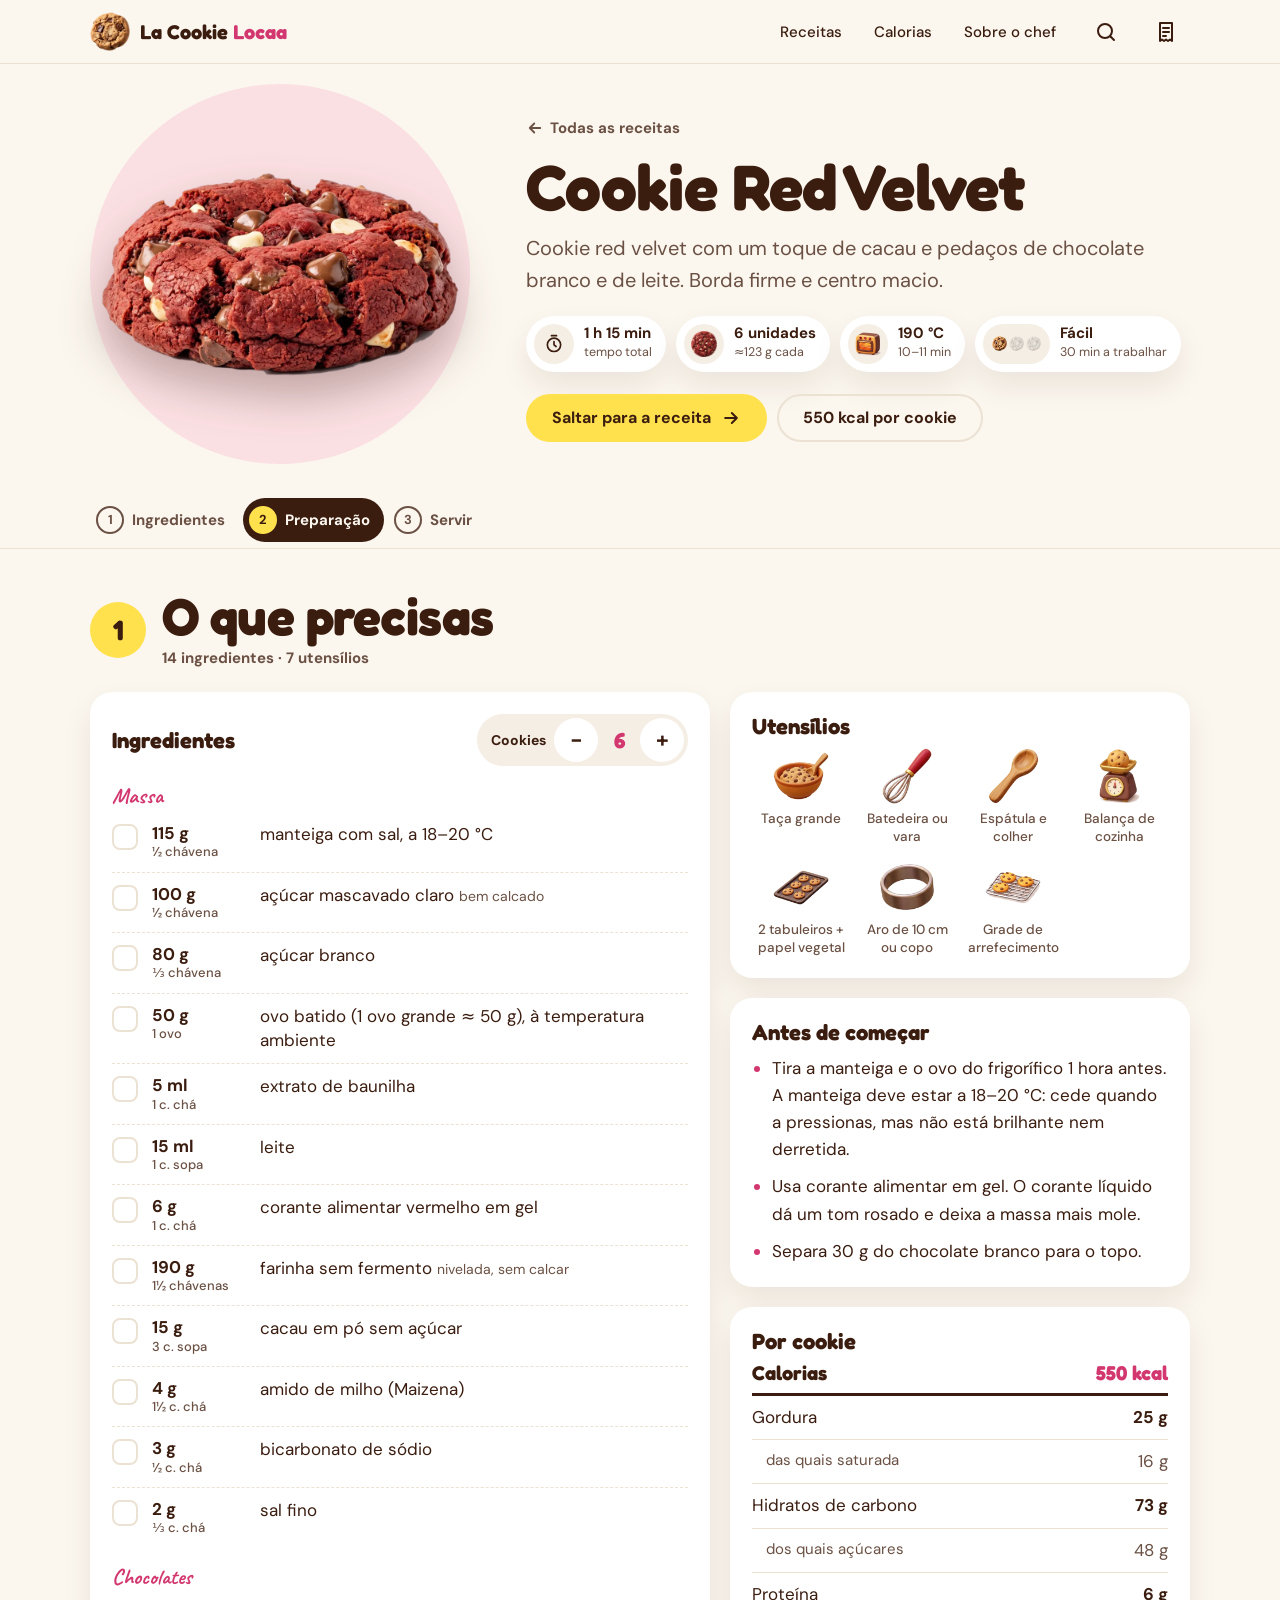
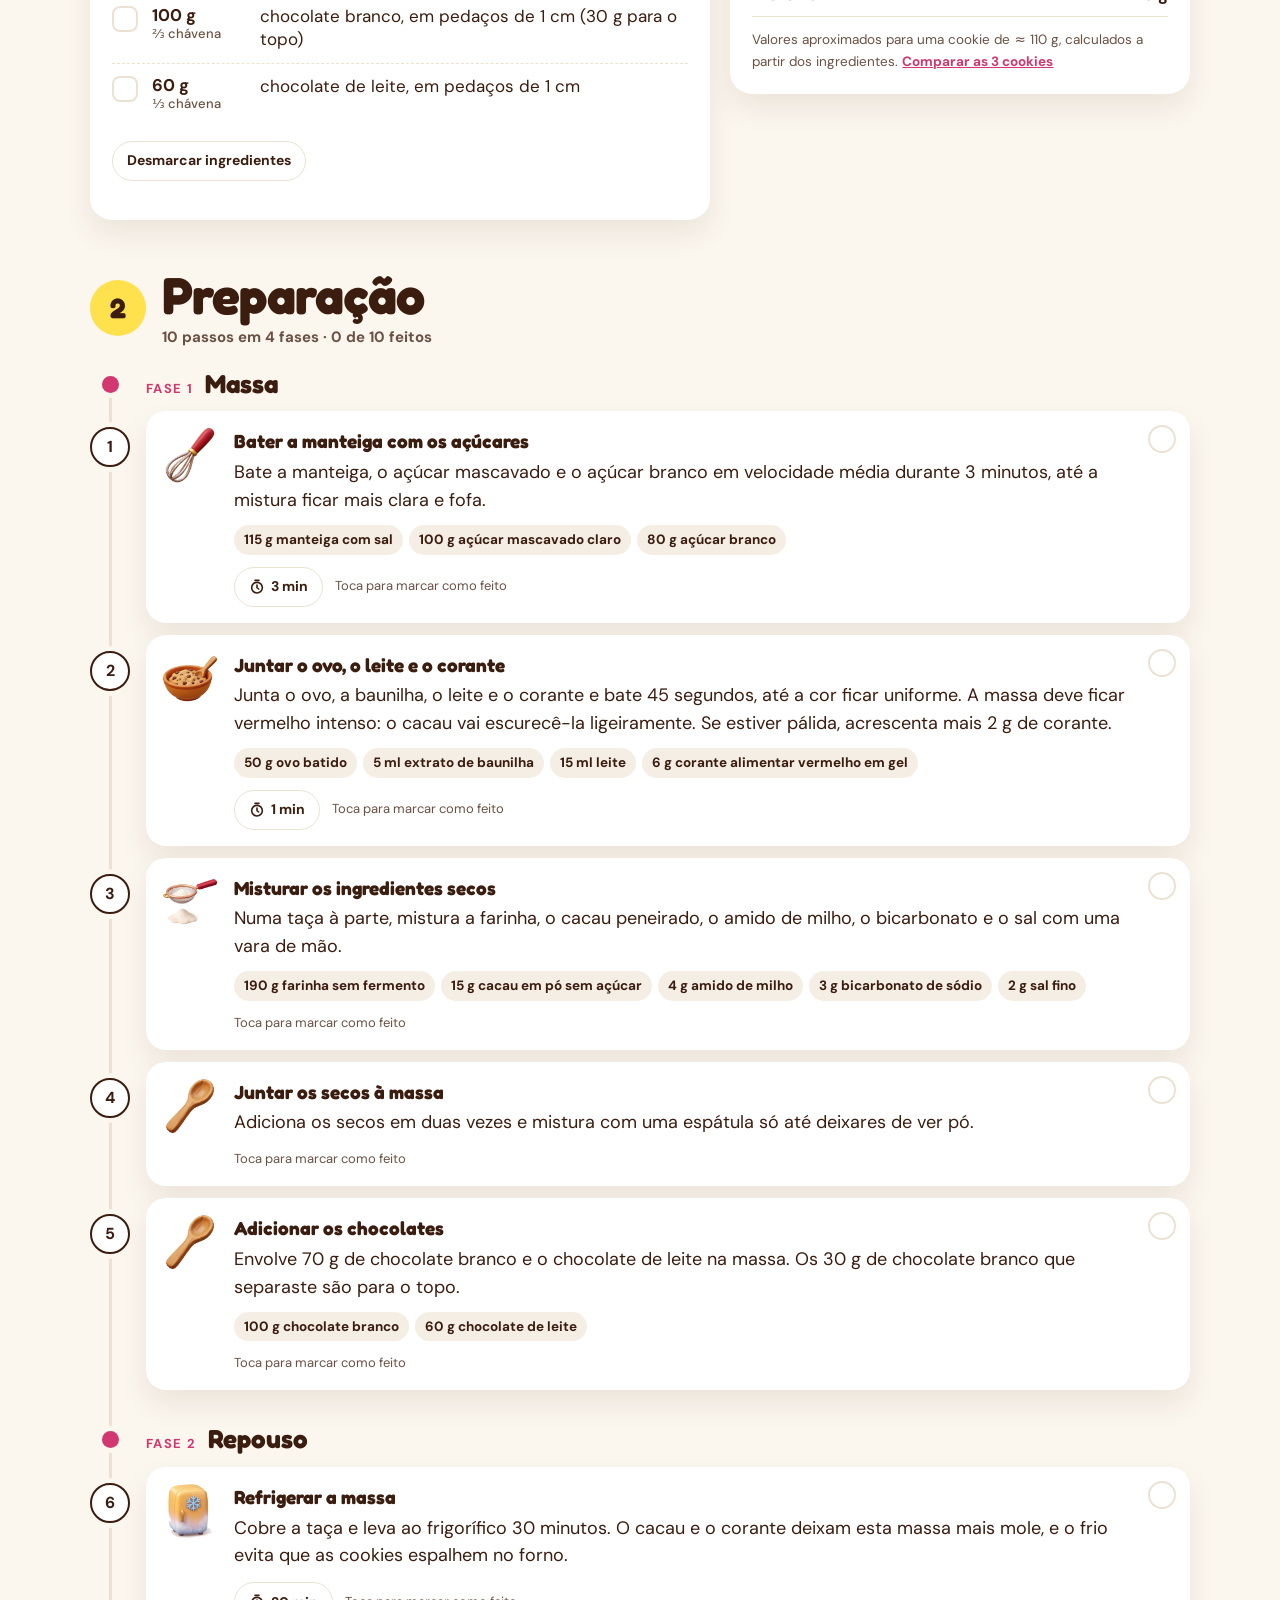
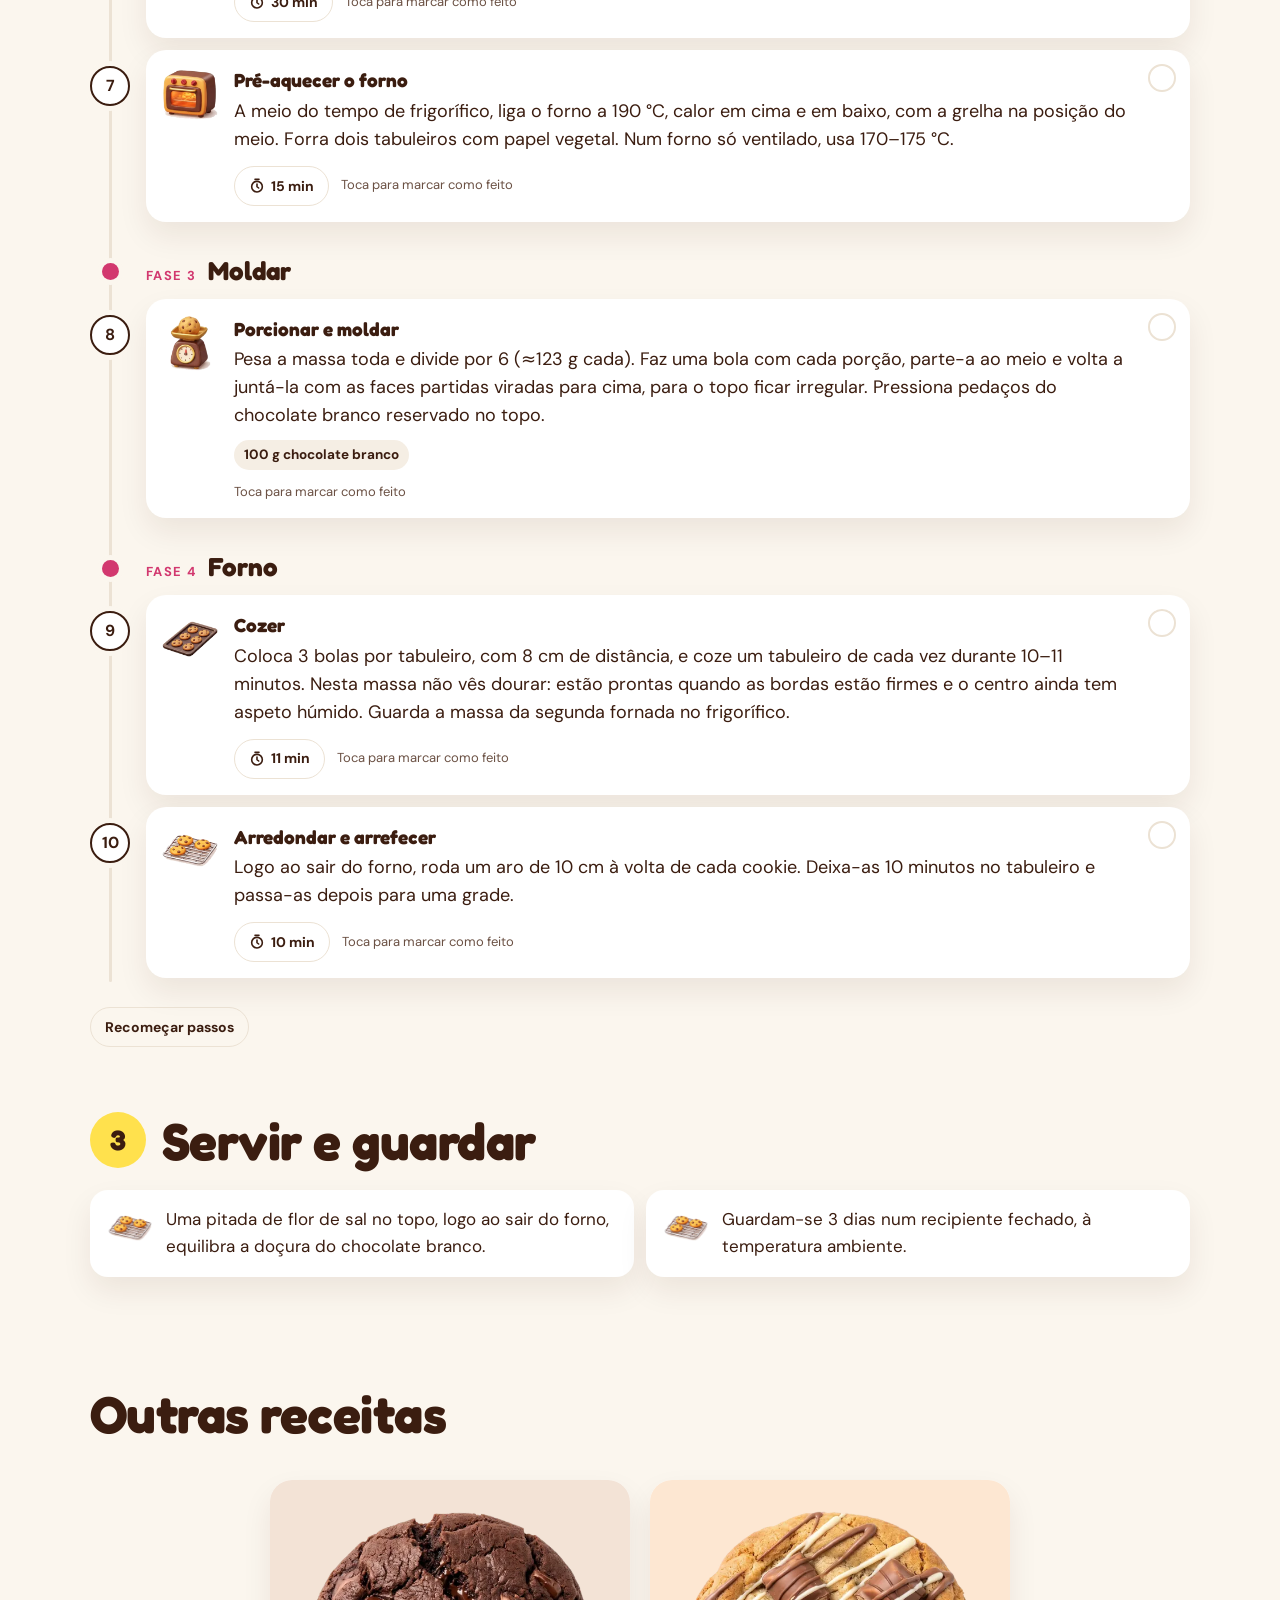
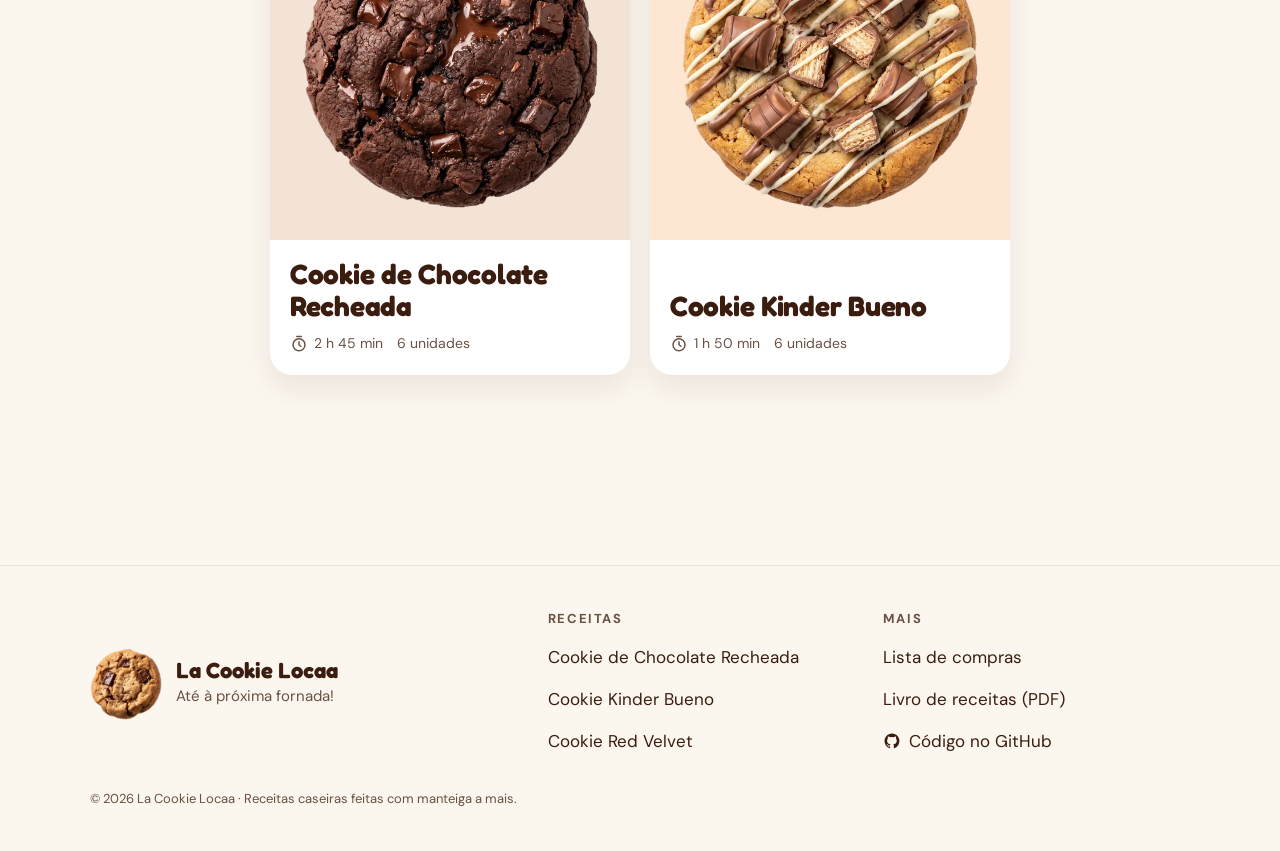
<file: cookie-red-velvet.html>
<!doctype html>
<html lang="pt-PT">
<head>
  <meta charset="utf-8">
  <meta name="viewport" content="width=device-width, initial-scale=1, viewport-fit=cover">
  <title>Cookie Red Velvet · La Cookie Locaa</title>
  <meta name="description" content="Red velvet com chocolate branco e de leite. Receita para 6 cookies, passo a passo.">
  <meta name="color-scheme" content="light dark">
  <meta name="theme-color" content="#fbf5ec" media="(prefers-color-scheme: light)">
  <meta name="theme-color" content="#1b120d" media="(prefers-color-scheme: dark)">
  <meta property="og:type" content="website">
  <meta property="og:title" content="Cookie Red Velvet · La Cookie Locaa">
  <meta property="og:description" content="Red velvet com chocolate branco e de leite. Receita para 6 cookies, passo a passo.">
  <meta property="og:image" content="assets/img/cookies/redvelvet.webp">
  <link rel="icon" type="image/webp" href="assets/img/mascote.webp">
  <link rel="preload" href="assets/fonts/fredoka-latin-700-normal.woff2" as="font" type="font/woff2" crossorigin>
  <link rel="stylesheet" href="css/site.css">
  <script>try{if(sessionStorage.getItem("lcl:cortina"))document.documentElement.classList.add("cortina-pre")}catch(e){}</script>
  <script type="application/ld+json">{"@context":"https://schema.org","@type":"Recipe","name":"Cookie Red Velvet","description":"Cookie red velvet com um toque de cacau e pedaços de chocolate branco e de leite. Borda firme e centro macio.","image":["assets/img/cookies/redvelvet.webp","assets/img/topo/redvelvet.webp"],"author":{"@type":"Person","name":"Gonçalo"},"recipeCategory":"Sobremesa","recipeCuisine":"Caseira","keywords":"cookies, cookie red velvet","recipeYield":"6 cookies","nutrition":{"@type":"NutritionInformation","servingSize":"1 cookie","calories":"550 kcal","fatContent":"25 g","saturatedFatContent":"16 g","carbohydrateContent":"73 g","sugarContent":"48 g","proteinContent":"6 g"},"prepTime":"PT30M","cookTime":"PT11M","totalTime":"PT1H15M","recipeIngredient":["115 g manteiga com sal, a 18–20 °C","100 g açúcar mascavado claro","80 g açúcar branco","50 g ovo batido (1 ovo grande ≈ 50 g), à temperatura ambiente","5 ml extrato de baunilha","15 ml leite","6 g corante alimentar vermelho em gel","190 g farinha sem fermento","15 g cacau em pó sem açúcar","4 g amido de milho (Maizena)","3 g bicarbonato de sódio","2 g sal fino","100 g chocolate branco, em pedaços de 1 cm (30 g para o topo)","60 g chocolate de leite, em pedaços de 1 cm"],"recipeInstructions":[{"@type":"HowToStep","name":"Bater a manteiga com os açúcares","text":"Bate a manteiga, o açúcar mascavado e o açúcar branco em velocidade média durante 3 minutos, até a mistura ficar mais clara e fofa."},{"@type":"HowToStep","name":"Juntar o ovo, o leite e o corante","text":"Junta o ovo, a baunilha, o leite e o corante e bate 45 segundos, até a cor ficar uniforme. A massa deve ficar vermelho intenso: o cacau vai escurecê-la ligeiramente. Se estiver pálida, acrescenta mais 2 g de corante."},{"@type":"HowToStep","name":"Misturar os ingredientes secos","text":"Numa taça à parte, mistura a farinha, o cacau peneirado, o amido de milho, o bicarbonato e o sal com uma vara de mão."},{"@type":"HowToStep","name":"Juntar os secos à massa","text":"Adiciona os secos em duas vezes e mistura com uma espátula só até deixares de ver pó."},{"@type":"HowToStep","name":"Adicionar os chocolates","text":"Envolve 70 g de chocolate branco e o chocolate de leite na massa. Os 30 g de chocolate branco que separaste são para o topo."},{"@type":"HowToStep","name":"Refrigerar a massa","text":"Cobre a taça e leva ao frigorífico 30 minutos. O cacau e o corante deixam esta massa mais mole, e o frio evita que as cookies espalhem no forno."},{"@type":"HowToStep","name":"Pré-aquecer o forno","text":"A meio do tempo de frigorífico, liga o forno a 190 °C, calor em cima e em baixo, com a grelha na posição do meio. Forra dois tabuleiros com papel vegetal. Num forno só ventilado, usa 170–175 °C."},{"@type":"HowToStep","name":"Porcionar e moldar","text":"Pesa a massa toda e divide por 6 (≈123 g cada). Faz uma bola com cada porção, parte-a ao meio e volta a juntá-la com as faces partidas viradas para cima, para o topo ficar irregular. Pressiona pedaços do chocolate branco reservado no topo."},{"@type":"HowToStep","name":"Cozer","text":"Coloca 3 bolas por tabuleiro, com 8 cm de distância, e coze um tabuleiro de cada vez durante 10–11 minutos. Nesta massa não vês dourar: estão prontas quando as bordas estão firmes e o centro ainda tem aspeto húmido. Guarda a massa da segunda fornada no frigorífico."},{"@type":"HowToStep","name":"Arredondar e arrefecer","text":"Logo ao sair do forno, roda um aro de 10 cm à volta de cada cookie. Deixa-as 10 minutos no tabuleiro e passa-as depois para uma grade."}]}</script>
</head>
<body data-pagina="receita" data-receita="redvelvet" style="--suave:#fbe0e3">
  <a class="saltar" href="#precisas">Saltar para a receita</a>
  <header class="cab">
    <div class="contentor cab__dentro">
      <a class="marca" href="index.html" aria-label="La Cookie Locaa, página inicial">
        <img src="assets/img/mascote.webp" alt="" width="40" height="40">
        <span>La Cookie <em>Locaa</em></span>
      </a>
      <nav class="cab__nav" aria-label="Principal">
        <a href="index.html#receitas">Receitas</a>
        <a href="index.html#calorias">Calorias</a>
        <a href="index.html#chef">Sobre o chef</a>
      </nav>
      <button class="icone-btn" type="button" data-pesquisa aria-label="Pesquisar receitas"><svg viewBox="0 0 24 24" aria-hidden="true"><circle cx="11" cy="11" r="7"/><path d="m20 20-3.5-3.5"/></svg></button>
      <a class="icone-btn" href="lista.html" aria-label="Lista de compras"><svg viewBox="0 0 24 24" aria-hidden="true"><path d="M6 3h12v18l-2-1.5L14 21l-2-1.5L10 21l-2-1.5L6 21Z"/><path d="M9 8h6M9 12h6M9 16h3"/></svg></a>
      <button class="icone-btn cab__menu" type="button" aria-expanded="false" aria-controls="gaveta" aria-label="Abrir menu"><svg viewBox="0 0 24 24" aria-hidden="true"><path d="M4 7h16M4 12h16M4 17h16"/></svg></button>
    </div>
    <nav class="cab__gaveta" id="gaveta" aria-label="Menu">
      <a href="index.html#receitas">Receitas</a>
      <a href="index.html#calorias">Calorias</a>
      <a href="index.html#chef">Sobre o chef</a>
      <a href="lista.html">Lista de compras</a>
      <a href="livro.html">Livro de receitas (PDF)</a>
    </nav>
  </header>

  <dialog class="pesquisa" id="pesquisa" aria-label="Pesquisar receitas">
    <form method="dialog" class="pesquisa__campo" role="search">
      <svg viewBox="0 0 24 24" aria-hidden="true"><circle cx="11" cy="11" r="7"/><path d="m20 20-3.5-3.5"/></svg>
      <label class="vh" for="pesquisa-input">Pesquisar receitas ou ingredientes</label>
      <input id="pesquisa-input" type="search" placeholder="Ex.: tenho Kinder em casa" autocomplete="off">
      <button class="icone-btn" value="fechar" aria-label="Fechar pesquisa"><svg viewBox="0 0 24 24" aria-hidden="true"><path d="M6 6l12 12M18 6 6 18"/></svg></button>
    </form>
    <ul class="pesquisa__resultados" id="pesquisa-resultados" aria-live="polite"></ul>
  </dialog>

  <main id="receita"></main>

  <div class="barra-movel">
    <a href="#precisas">Ingredientes</a>
    <a href="#preparacao">Passos</a>
    <a href="#servir">Servir</a>
  </div>

  <div class="doca" id="doca" aria-live="polite"></div>
  <footer class="rodape">
    <div class="contentor">
      <div class="rodape__grelha">
        <div class="rodape__marca">
          <img src="assets/img/mascote.webp" alt="" width="72" height="72" loading="lazy">
          <div><b>La Cookie Locaa</b><span>Até à próxima fornada!</span></div>
        </div>
        <div>
          <h2>Receitas</h2>
          <ul><li><a href="cookie-chocolate-recheada.html" data-ir="assets/img/topo/recheada.webp" data-cor="#f3e3d6">Cookie de Chocolate Recheada</a></li><li><a href="cookie-kinder-bueno.html" data-ir="assets/img/topo/bueno.webp" data-cor="#fde7d2">Cookie Kinder Bueno</a></li><li><a href="cookie-red-velvet.html" data-ir="assets/img/topo/redvelvet.webp" data-cor="#fbe0e3">Cookie Red Velvet</a></li></ul>
        </div>
        <div>
          <h2>Mais</h2>
          <ul>
            <li><a href="lista.html">Lista de compras</a></li>
            <li><a href="livro.html">Livro de receitas (PDF)</a></li>
            <li><a href="https://github.com/cookiept/kingGcookies" rel="noopener"><svg viewBox="0 0 24 24" aria-hidden="true"><path d="M12 2a10 10 0 0 0-3.2 19.5c.5.1.7-.2.7-.5v-1.7c-2.8.6-3.4-1.3-3.4-1.3-.5-1.2-1.1-1.5-1.1-1.5-.9-.6.1-.6.1-.6 1 .1 1.5 1 1.5 1 .9 1.5 2.3 1.1 2.9.8.1-.6.3-1.1.6-1.3-2.2-.3-4.6-1.1-4.6-5 0-1.1.4-2 1-2.7-.1-.3-.4-1.3.1-2.7 0 0 .8-.3 2.8 1a9.6 9.6 0 0 1 5 0c1.9-1.3 2.8-1 2.8-1 .5 1.4.2 2.4.1 2.7.6.7 1 1.6 1 2.7 0 3.9-2.4 4.7-4.6 5 .4.3.7.9.7 1.9V21c0 .3.2.6.7.5A10 10 0 0 0 12 2Z"/></svg> Código no GitHub</a></li>
          </ul>
        </div>
      </div>
      <p class="rodape__fim">© 2026 La Cookie Locaa · Receitas caseiras feitas com manteiga a mais.</p>
    </div>
  </footer>

  <div class="aviso" id="aviso" role="status" aria-live="polite"></div>
  <script src="js/receitas.js" defer></script>
  <script src="js/app.js" defer></script>
</body>
</html>
</file>
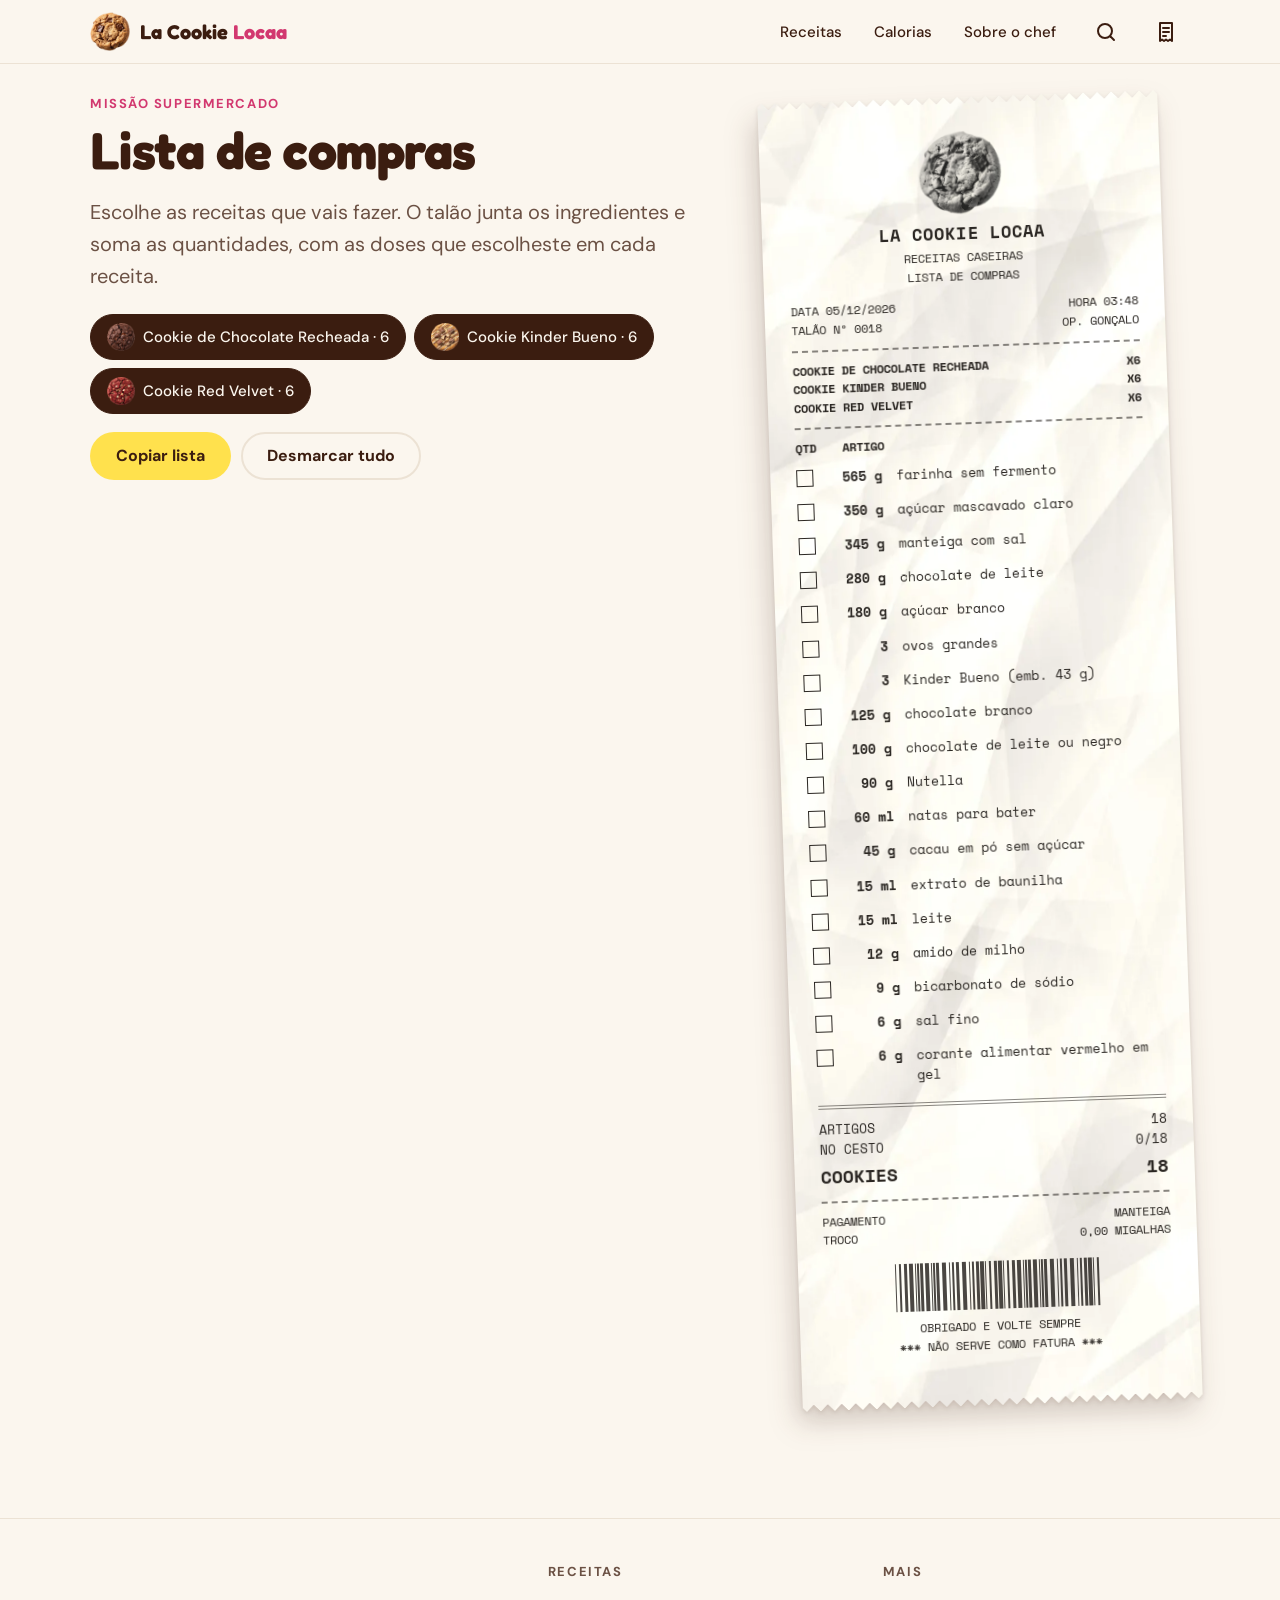
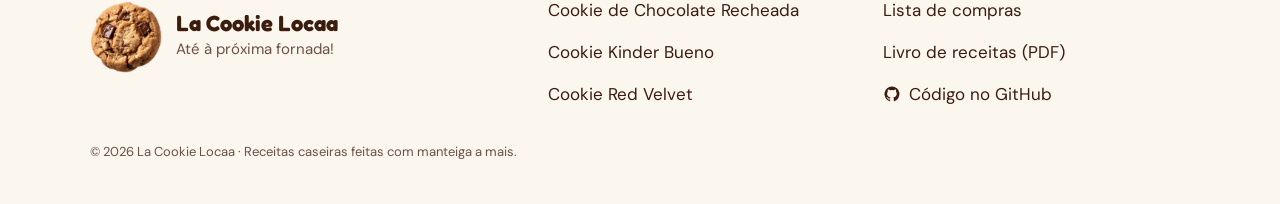
<file: lista.html>
<!doctype html>
<html lang="pt-PT">
<head>
  <meta charset="utf-8">
  <meta name="viewport" content="width=device-width, initial-scale=1, viewport-fit=cover">
  <title>Lista de compras · La Cookie Locaa</title>
  <meta name="description" content="A lista de compras das receitas da La Cookie Locaa, somada e pronta para riscar no supermercado.">
  <meta name="color-scheme" content="light dark">
  <meta name="theme-color" content="#fbf5ec" media="(prefers-color-scheme: light)">
  <meta name="theme-color" content="#1b120d" media="(prefers-color-scheme: dark)">
  <meta property="og:type" content="website">
  <meta property="og:title" content="Lista de compras · La Cookie Locaa">
  <meta property="og:description" content="A lista de compras das receitas da La Cookie Locaa, somada e pronta para riscar no supermercado.">
  <meta property="og:image" content="assets/img/monte.webp">
  <link rel="icon" type="image/webp" href="assets/img/mascote.webp">
  <link rel="preload" href="assets/fonts/fredoka-latin-700-normal.woff2" as="font" type="font/woff2" crossorigin>
  <link rel="stylesheet" href="css/site.css">
  <script>try{if(sessionStorage.getItem("lcl:cortina"))document.documentElement.classList.add("cortina-pre")}catch(e){}</script>
</head>
<body data-pagina="lista">
  <a class="saltar" href="#talao">Saltar para a lista</a>
  <header class="cab">
    <div class="contentor cab__dentro">
      <a class="marca" href="index.html" aria-label="La Cookie Locaa, página inicial">
        <img src="assets/img/mascote.webp" alt="" width="40" height="40">
        <span>La Cookie <em>Locaa</em></span>
      </a>
      <nav class="cab__nav" aria-label="Principal">
        <a href="index.html#receitas">Receitas</a>
        <a href="index.html#calorias">Calorias</a>
        <a href="index.html#chef">Sobre o chef</a>
      </nav>
      <button class="icone-btn" type="button" data-pesquisa aria-label="Pesquisar receitas"><svg viewBox="0 0 24 24" aria-hidden="true"><circle cx="11" cy="11" r="7"/><path d="m20 20-3.5-3.5"/></svg></button>
      <a class="icone-btn" href="lista.html" aria-label="Lista de compras" aria-current="page"><svg viewBox="0 0 24 24" aria-hidden="true"><path d="M6 3h12v18l-2-1.5L14 21l-2-1.5L10 21l-2-1.5L6 21Z"/><path d="M9 8h6M9 12h6M9 16h3"/></svg></a>
      <button class="icone-btn cab__menu" type="button" aria-expanded="false" aria-controls="gaveta" aria-label="Abrir menu"><svg viewBox="0 0 24 24" aria-hidden="true"><path d="M4 7h16M4 12h16M4 17h16"/></svg></button>
    </div>
    <nav class="cab__gaveta" id="gaveta" aria-label="Menu">
      <a href="index.html#receitas">Receitas</a>
      <a href="index.html#calorias">Calorias</a>
      <a href="index.html#chef">Sobre o chef</a>
      <a href="lista.html">Lista de compras</a>
      <a href="livro.html">Livro de receitas (PDF)</a>
    </nav>
  </header>

  <dialog class="pesquisa" id="pesquisa" aria-label="Pesquisar receitas">
    <form method="dialog" class="pesquisa__campo" role="search">
      <svg viewBox="0 0 24 24" aria-hidden="true"><circle cx="11" cy="11" r="7"/><path d="m20 20-3.5-3.5"/></svg>
      <label class="vh" for="pesquisa-input">Pesquisar receitas ou ingredientes</label>
      <input id="pesquisa-input" type="search" placeholder="Ex.: tenho Kinder em casa" autocomplete="off">
      <button class="icone-btn" value="fechar" aria-label="Fechar pesquisa"><svg viewBox="0 0 24 24" aria-hidden="true"><path d="M6 6l12 12M18 6 6 18"/></svg></button>
    </form>
    <ul class="pesquisa__resultados" id="pesquisa-resultados" aria-live="polite"></ul>
  </dialog>

  <main class="contentor compras">
    <div class="compras__lado">
      <p class="olho">Missão supermercado</p>
      <h1 class="h2">Lista de compras</h1>
      <p class="lead">Escolhe as receitas que vais fazer. O talão junta os ingredientes e soma as quantidades, com as doses que escolheste em cada receita.</p>
      <div class="compras__escolha" id="compras-escolha"></div>
      <div class="compras__acoes">
        <button class="btn btn--acao" id="copiar-lista">Copiar lista</button>
        <button class="btn btn--sec" id="limpar-lista">Desmarcar tudo</button>
      </div>
    </div>
    <div class="talao-wrap"><div class="talao" id="talao" aria-label="Talão com a lista de compras"></div></div>
  </main>
  <footer class="rodape">
    <div class="contentor">
      <div class="rodape__grelha">
        <div class="rodape__marca">
          <img src="assets/img/mascote.webp" alt="" width="72" height="72" loading="lazy">
          <div><b>La Cookie Locaa</b><span>Até à próxima fornada!</span></div>
        </div>
        <div>
          <h2>Receitas</h2>
          <ul><li><a href="cookie-chocolate-recheada.html" data-ir="assets/img/topo/recheada.webp" data-cor="#f3e3d6">Cookie de Chocolate Recheada</a></li><li><a href="cookie-kinder-bueno.html" data-ir="assets/img/topo/bueno.webp" data-cor="#fde7d2">Cookie Kinder Bueno</a></li><li><a href="cookie-red-velvet.html" data-ir="assets/img/topo/redvelvet.webp" data-cor="#fbe0e3">Cookie Red Velvet</a></li></ul>
        </div>
        <div>
          <h2>Mais</h2>
          <ul>
            <li><a href="lista.html">Lista de compras</a></li>
            <li><a href="livro.html">Livro de receitas (PDF)</a></li>
            <li><a href="https://github.com/cookiept/kingGcookies" rel="noopener"><svg viewBox="0 0 24 24" aria-hidden="true"><path d="M12 2a10 10 0 0 0-3.2 19.5c.5.1.7-.2.7-.5v-1.7c-2.8.6-3.4-1.3-3.4-1.3-.5-1.2-1.1-1.5-1.1-1.5-.9-.6.1-.6.1-.6 1 .1 1.5 1 1.5 1 .9 1.5 2.3 1.1 2.9.8.1-.6.3-1.1.6-1.3-2.2-.3-4.6-1.1-4.6-5 0-1.1.4-2 1-2.7-.1-.3-.4-1.3.1-2.7 0 0 .8-.3 2.8 1a9.6 9.6 0 0 1 5 0c1.9-1.3 2.8-1 2.8-1 .5 1.4.2 2.4.1 2.7.6.7 1 1.6 1 2.7 0 3.9-2.4 4.7-4.6 5 .4.3.7.9.7 1.9V21c0 .3.2.6.7.5A10 10 0 0 0 12 2Z"/></svg> Código no GitHub</a></li>
          </ul>
        </div>
      </div>
      <p class="rodape__fim">© 2026 La Cookie Locaa · Receitas caseiras feitas com manteiga a mais.</p>
    </div>
  </footer>

  <div class="aviso" id="aviso" role="status" aria-live="polite"></div>
  <script src="js/receitas.js" defer></script>
  <script src="js/app.js" defer></script>
</body>
</html>
</file>
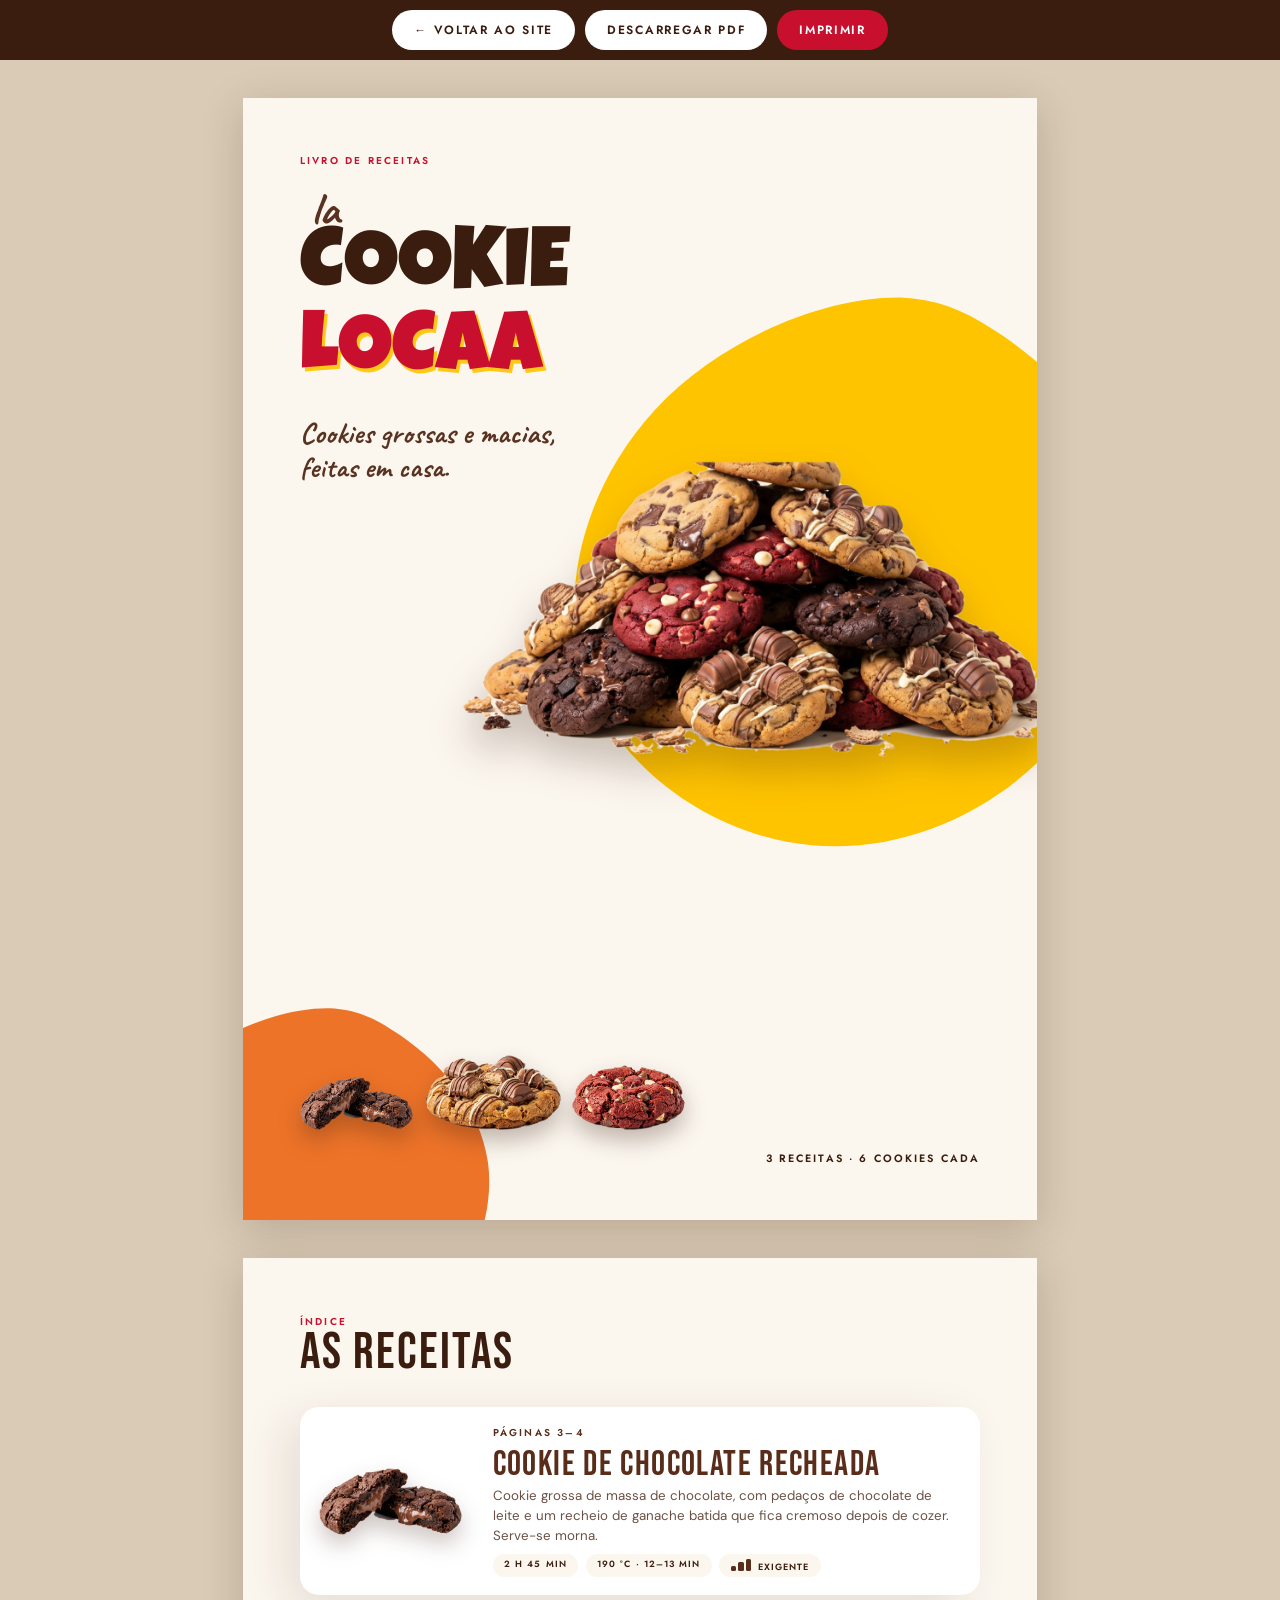
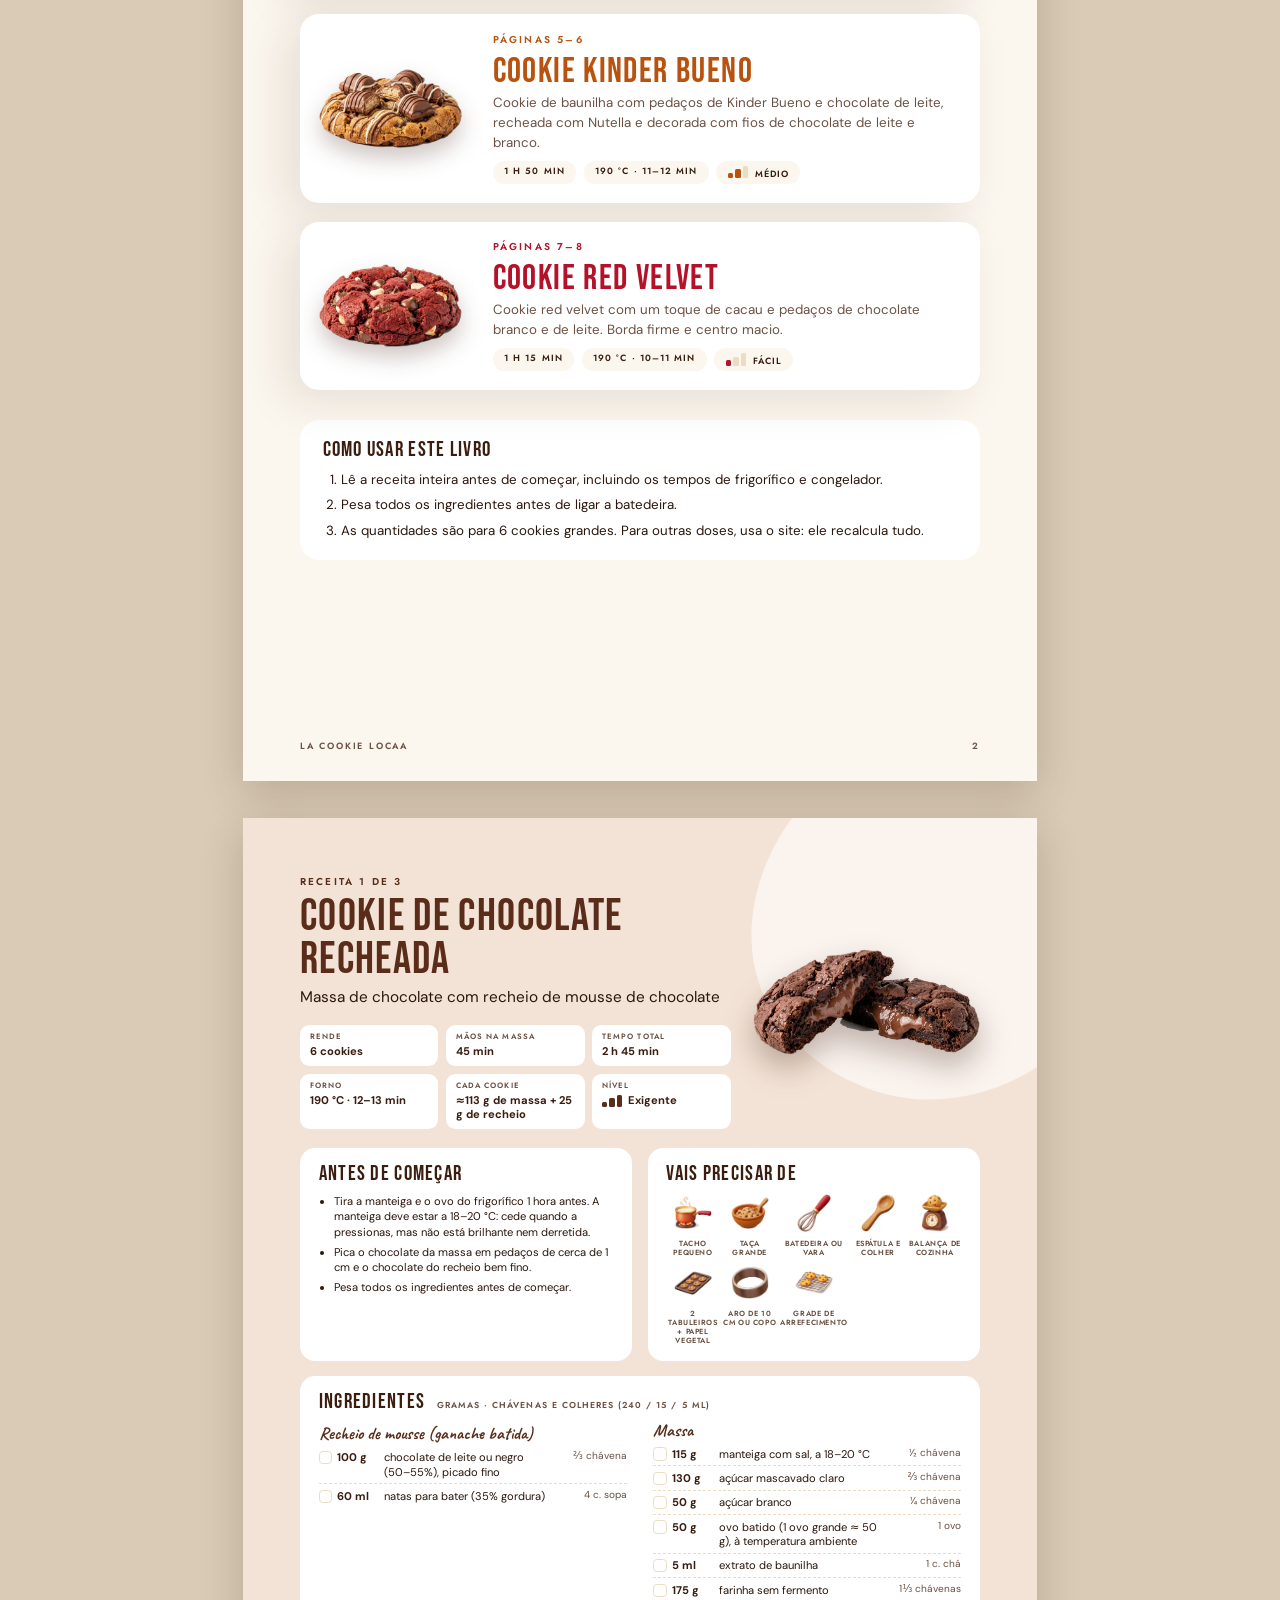
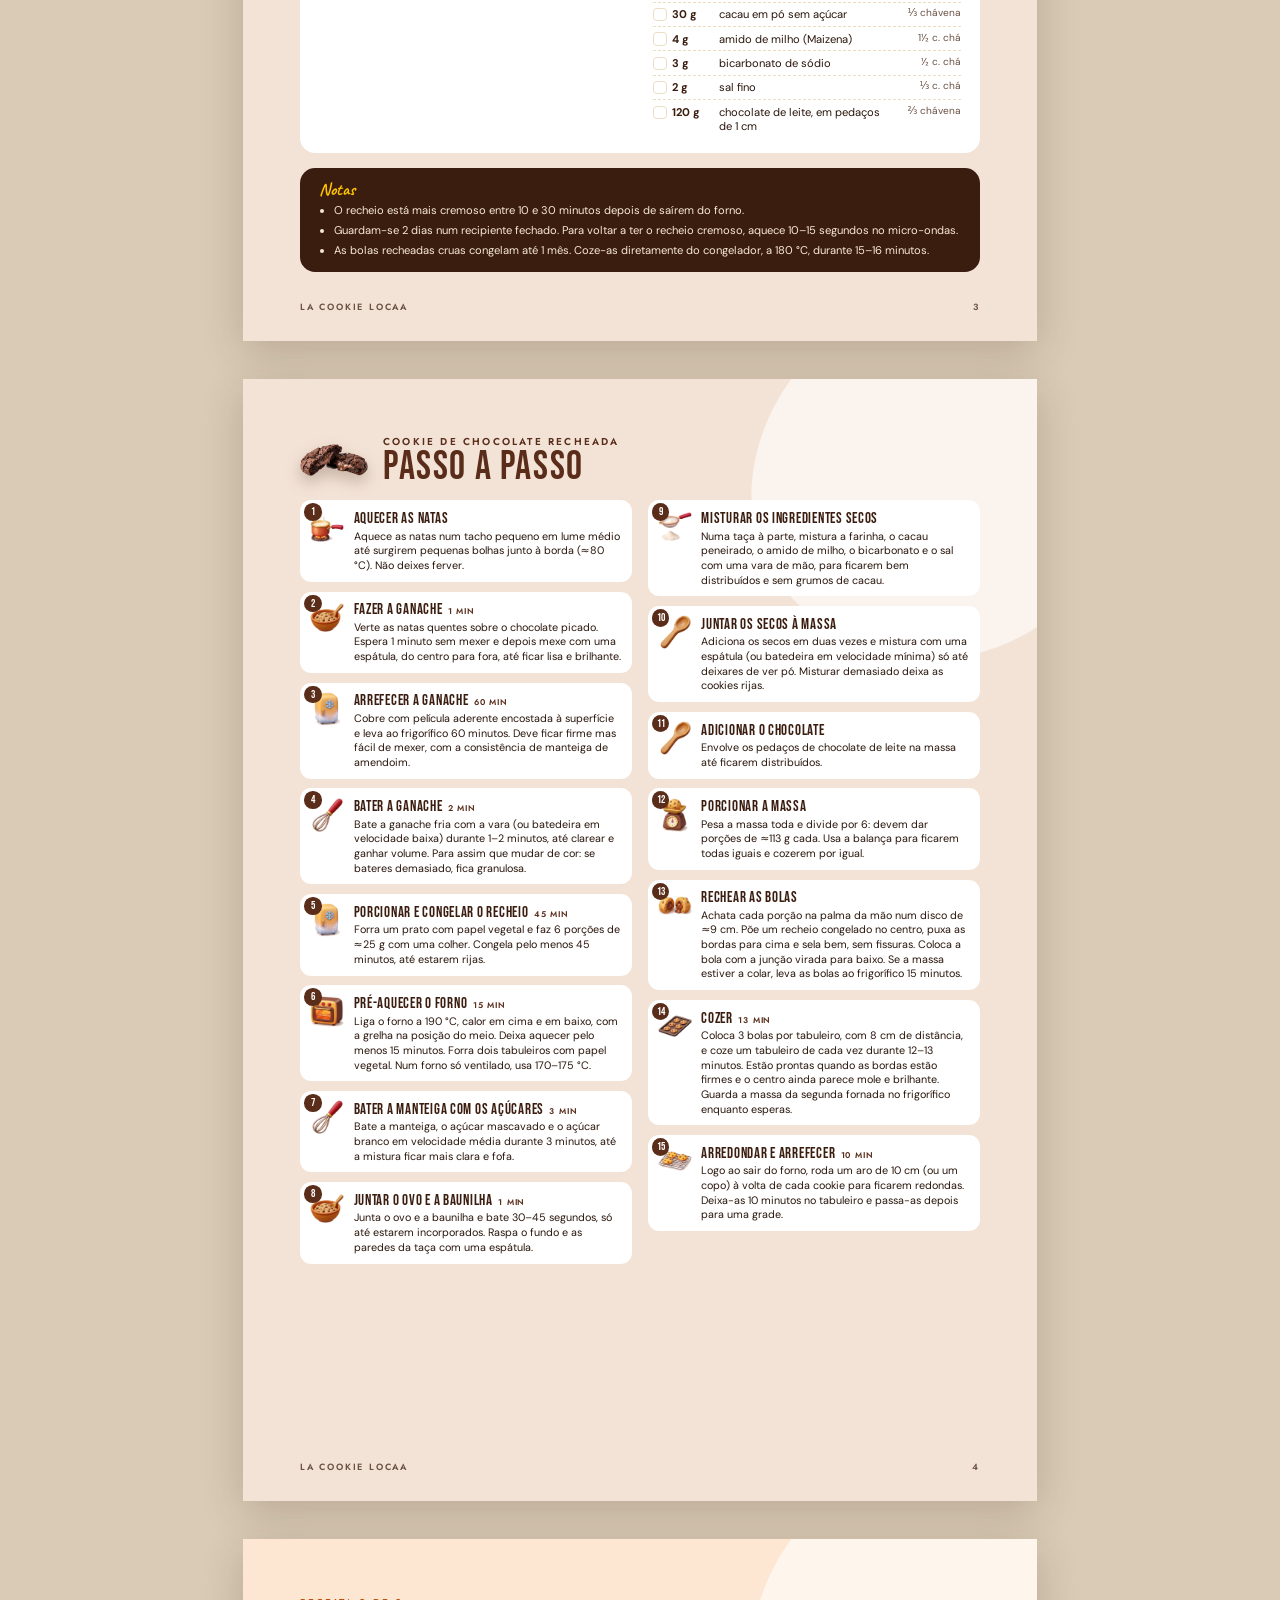
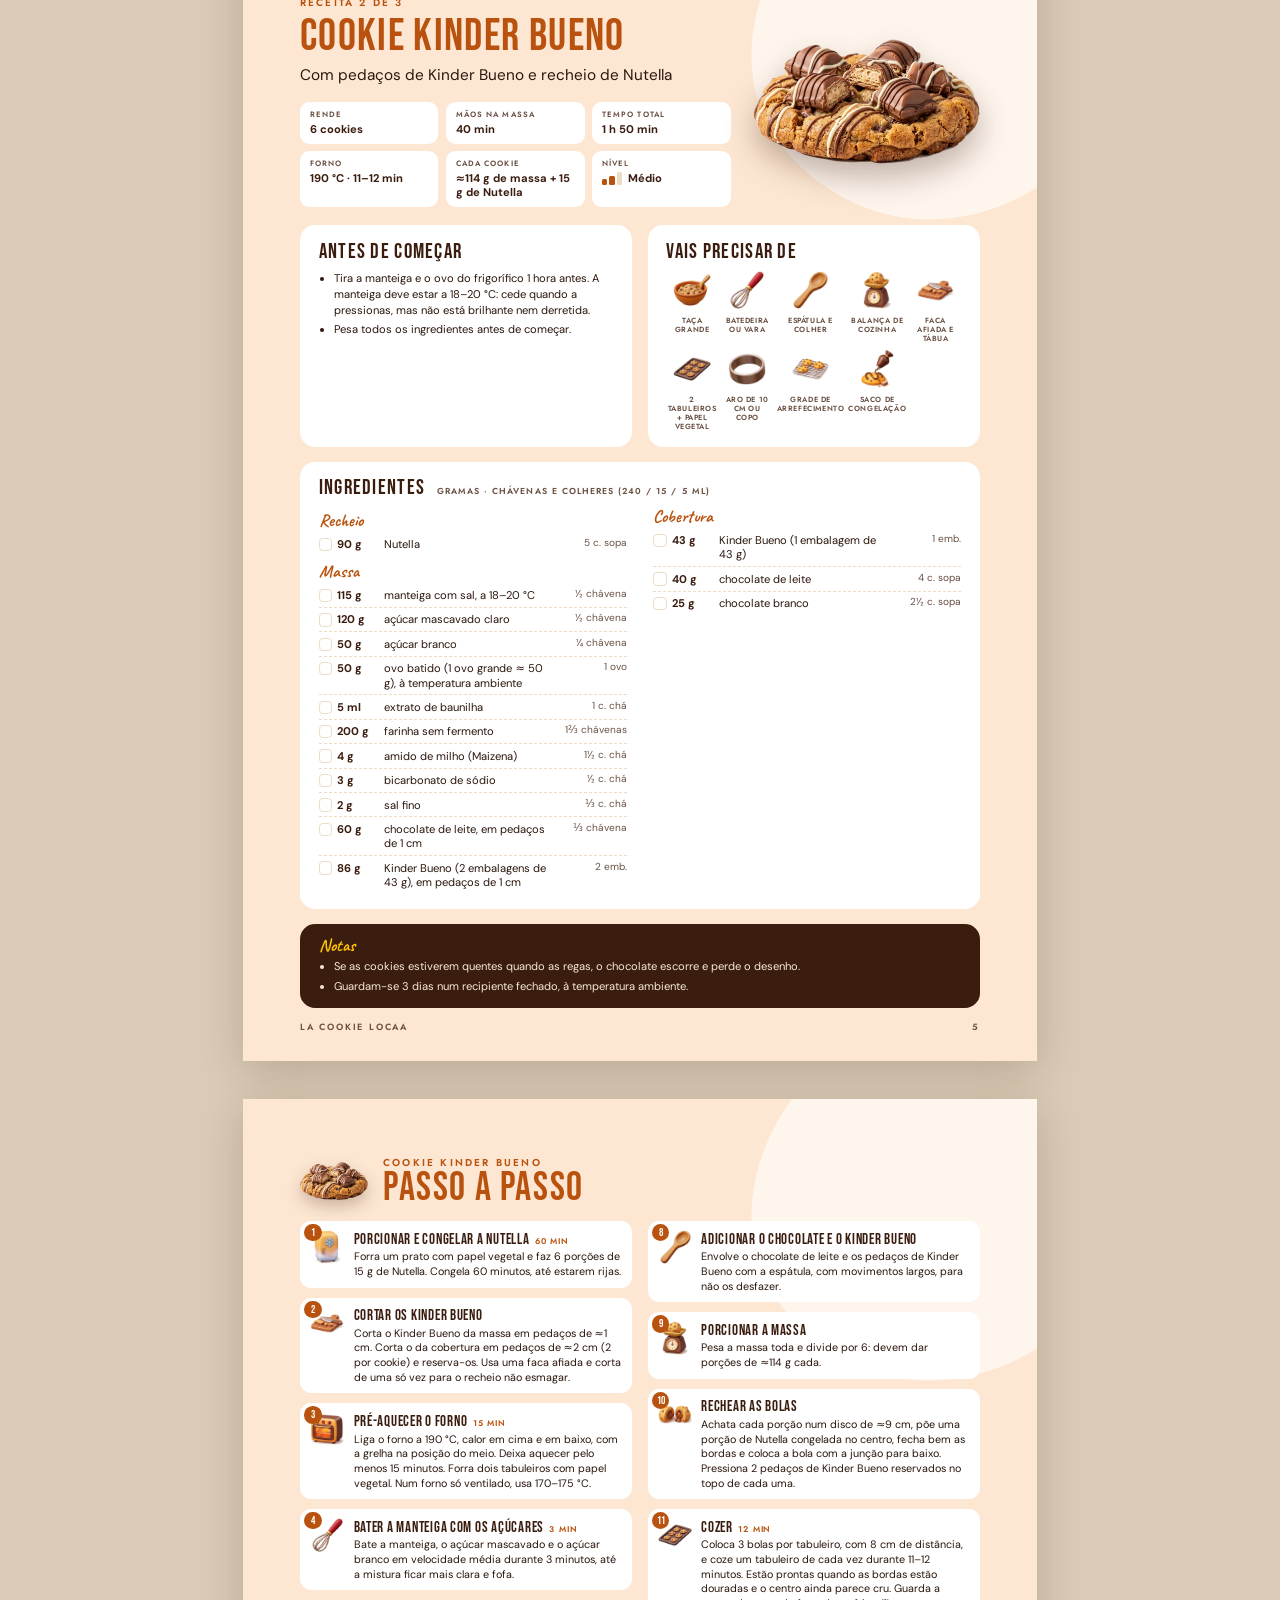
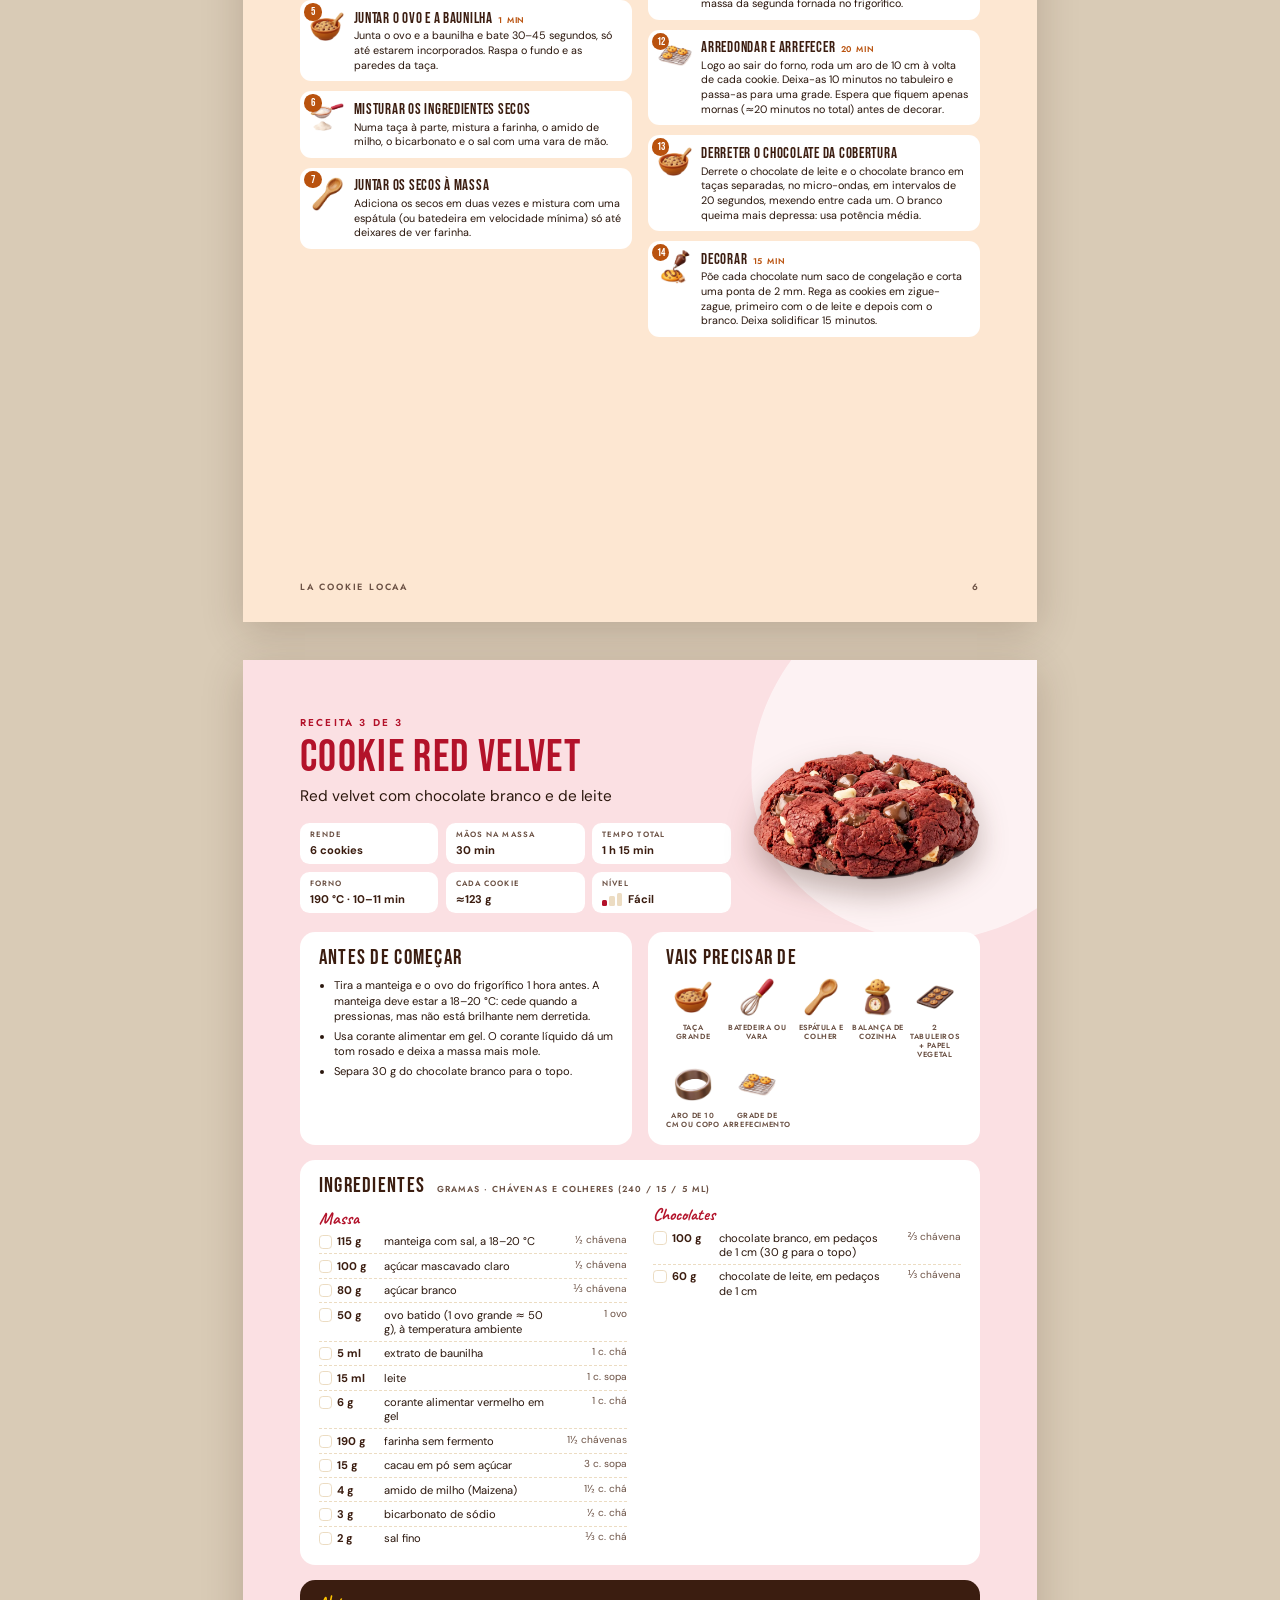
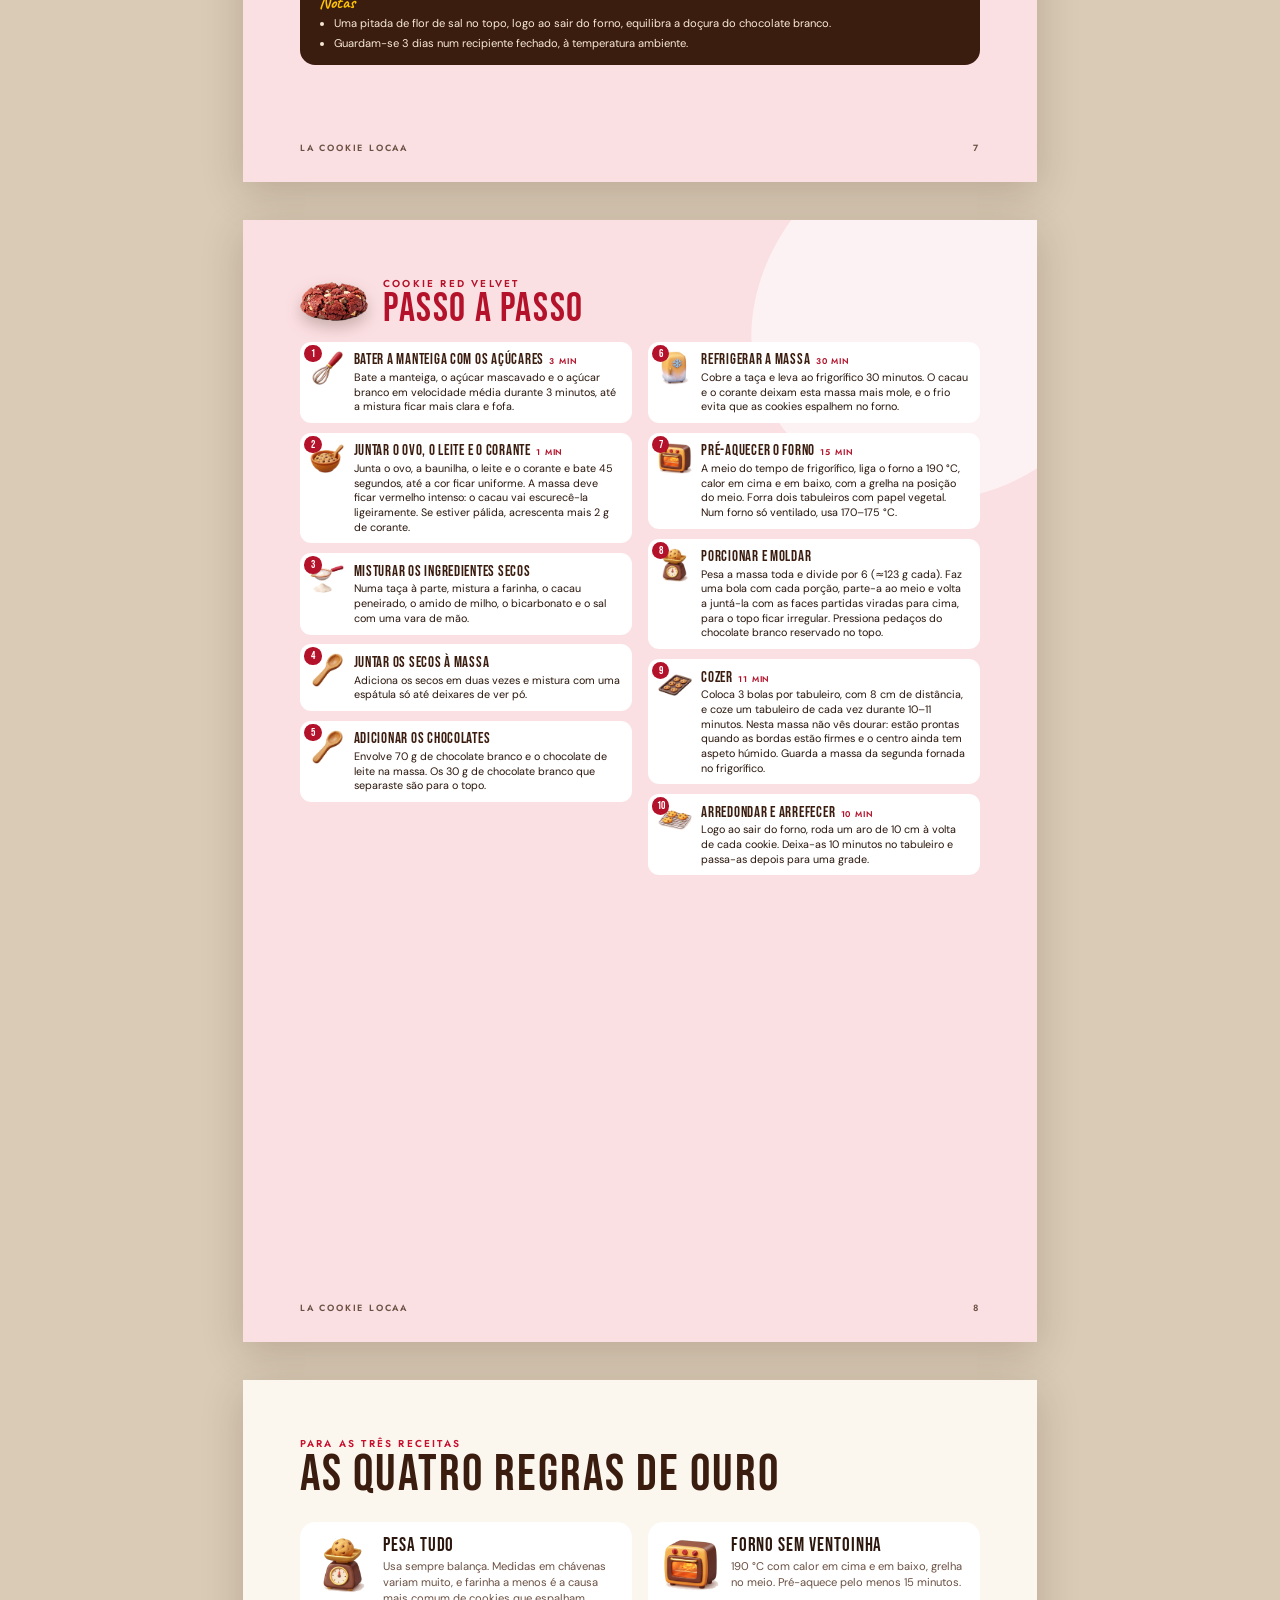
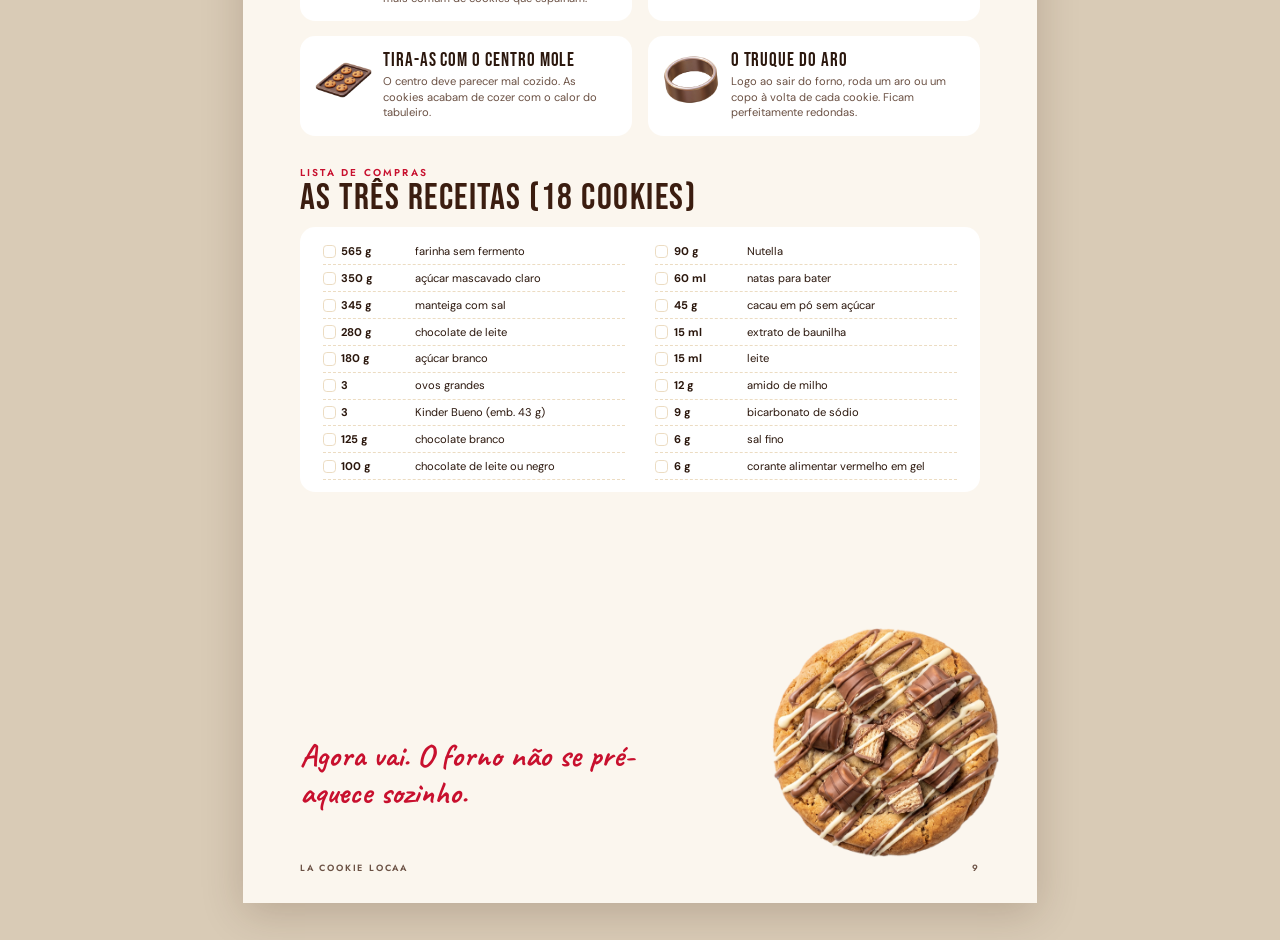
<file: livro.html>
<!doctype html>
<html lang="pt-PT">
<head>
  <meta charset="utf-8">
  <meta name="viewport" content="width=device-width, initial-scale=1">
  <title>Livro de receitas · La Cookie Locaa</title>
  <link rel="icon" type="image/png" href="assets/img/favicon.png">
  <link rel="stylesheet" href="css/fontes.css">
  <style>
    :root {
      --creme: #fbf6ee; --papel: #fff; --chocolate: #3b1d10; --chocolate-2: #5a3221;
      --capa: #c8102e; --mel: #ffc400; --laranja: #ed7328; --areia: #ecdcc2;
      --tinta: #2b170d; --tinta-suave: #6b5144;
    }
    @page { size: A4; margin: 0; }
    * { box-sizing: border-box; }
    html, body { margin: 0; background: #d9cbb6; }
    body { font: 400 10pt/1.5 "DM Sans", system-ui, sans-serif; color: var(--tinta); -webkit-print-color-adjust: exact; print-color-adjust: exact; }
    .pagina {
      width: 210mm; height: 297mm; margin: 10mm auto; background: var(--creme);
      position: relative; overflow: hidden; padding: 15mm 15mm 16mm;
      break-after: page; box-shadow: 0 10px 40px rgba(59, 29, 16, .2);
    }
    .rotulo { font: 600 7.5pt/1.4 "Jost", sans-serif; letter-spacing: .22em; text-transform: uppercase; color: var(--capa); margin: 0; }
    .script { font: 700 17pt/1.15 "Caveat", cursive; color: var(--chocolate-2); margin: 0; }
    .titulo { font: 400 38pt/.95 "Bebas Neue", sans-serif; letter-spacing: .04em; text-transform: uppercase; margin: 0; color: var(--chocolate); }
    .sub { font: 400 16pt/1 "Bebas Neue"; letter-spacing: .06em; text-transform: uppercase; color: var(--chocolate); margin: 0 0 2.5mm; }
    .blob { position: absolute; z-index: 0; }
    .rodape-p { position: absolute; left: 15mm; right: 15mm; bottom: 8mm; display: flex; justify-content: space-between; font: 600 6.8pt/1 "Jost", sans-serif; letter-spacing: .2em; text-transform: uppercase; color: var(--tinta-suave); }
    .g { font-style: normal; display: inline-block; color: var(--mel); -webkit-text-stroke: .045em var(--chocolate); paint-order: stroke fill; text-shadow: .05em .06em 0 var(--chocolate); transform: rotate(-8deg) scale(1.18); margin-left: .06em; }

    /* coroa por cima do G */
    .g { position: relative; }
    .g::before {
      content: ""; position: absolute; left: 50%; top: -.4em;
      width: .78em; height: .46em; translate: -50% 0; rotate: 4deg;
  background: url("assets/img/coroa.png") no-repeat center / contain;
  filter: drop-shadow(0 .03em .03em rgba(59, 29, 16, .35));
      -webkit-text-stroke: 0; pointer-events: none;
    }
    .chip { display: inline-block; background: var(--papel); border-radius: 4mm; padding: 1.4mm 3mm; font: 600 6.8pt/1 "Jost"; letter-spacing: .12em; text-transform: uppercase; color: var(--chocolate); }
    .nivel i { display: inline-block; width: 1.4mm; border-radius: .4mm; background: var(--areia); margin-right: .6mm; vertical-align: bottom; }
    .nivel i:nth-child(1) { height: 1.5mm; } .nivel i:nth-child(2) { height: 2.4mm; } .nivel i:nth-child(3) { height: 3.3mm; }
    .nivel i.on { background: var(--cor, var(--capa)); }

    /* capa */
    .capa .blob { width: 175mm; right: -40mm; top: 40mm; fill: var(--mel); }
    .capa .blob2 { width: 120mm; left: -45mm; top: auto; bottom: -55mm; fill: var(--laranja); }
    .capa__titulo { position: relative; z-index: 1; font: 400 64pt/.98 "Luckiest Guy", sans-serif; color: var(--chocolate); text-transform: uppercase; margin: 6mm 0 0; }
    .capa__titulo span { display: block; }
    .capa__titulo .do { font: 700 34pt/.8 "Caveat", cursive; color: var(--chocolate-2); text-transform: none; margin: 0 0 0 3mm; }
    .capa__titulo .rei { color: var(--capa); text-shadow: 2.5pt 3pt 0 rgba(255, 196, 0, .9); }
    .capa__rei { position: absolute; z-index: 1; width: 158mm; right: -6mm; top: 96mm; filter: drop-shadow(0 6mm 5mm rgba(59, 29, 16, .25)); }
    .capa__lema { position: relative; z-index: 1; margin-top: 6mm; font-size: 22pt; }
    .capa__trio { position: absolute; z-index: 2; left: 15mm; bottom: 24mm; display: flex; gap: 3mm; align-items: flex-end; }
    .capa__trio img { width: 30mm; filter: drop-shadow(0 3mm 3mm rgba(59, 29, 16, .3)); }
    .capa__trio img:nth-child(2) { width: 36mm; }
    .capa__sub { position: absolute; z-index: 2; right: 15mm; bottom: 12mm; color: var(--chocolate); font: 600 8pt/1 "Jost"; letter-spacing: .2em; text-transform: uppercase; }

    /* índice */
    .indice__lista { margin-top: 8mm; display: grid; gap: 5mm; }
    .indice__item { display: grid; grid-template-columns: 40mm 1fr; gap: 6mm; align-items: center; background: var(--papel); border-radius: 5mm; padding: 5mm; box-shadow: -4mm 3mm 12mm rgba(59, 29, 16, .1); }
    .indice__item img { width: 38mm; filter: drop-shadow(0 3mm 3mm rgba(59, 29, 16, .25)); }
    .indice__item h3 { font: 400 26pt/1 "Bebas Neue"; letter-spacing: .04em; text-transform: uppercase; margin: 0 0 1mm; color: var(--cor); }
    .indice__item p { margin: 0 0 2mm; color: var(--tinta-suave); }
    .chips { display: flex; flex-wrap: wrap; gap: 2mm; }
    .indice__item .chip { background: var(--creme); }
    .indice__como { margin-top: 8mm; background: var(--papel); border-radius: 5mm; padding: 5mm 6mm; }
    .indice__como ol { margin: 0; padding-left: 5mm; display: grid; gap: 1.5mm; }

    /* receita: página 1 */
    .rec { background: var(--suave); }
    .rec .blob { width: 120mm; right: -36mm; top: -34mm; fill: var(--papel); opacity: .6; }
    .rec__cabeca { position: relative; z-index: 1; display: grid; grid-template-columns: 1fr 60mm; gap: 6mm; align-items: center; }
    .rec__cabeca img { width: 60mm; filter: drop-shadow(0 4mm 4mm rgba(59, 29, 16, .3)); }
    .rec__nome { font: 400 34pt/.95 "Bebas Neue"; letter-spacing: .03em; text-transform: uppercase; color: var(--cor); margin: 1.5mm 0 1.5mm; }
    .rec__subt { margin: 0 0 4mm; font-size: 11.5pt; }
    .factos { display: grid; grid-template-columns: repeat(3, 1fr); gap: 2mm; margin: 0; }
    .factos div { background: var(--papel); border-radius: 2.5mm; padding: 2mm 2.6mm; }
    .factos dt { font: 600 5.8pt/1.4 "Jost"; letter-spacing: .14em; text-transform: uppercase; color: var(--tinta-suave); }
    .factos dd { margin: .4mm 0 0; font-weight: 700; color: var(--chocolate); font-size: 8.4pt; line-height: 1.25; }
    .rec__meio { position: relative; z-index: 1; display: grid; grid-template-columns: 1fr 1fr; gap: 4mm; margin-top: 5mm; }
    .bloco { background: var(--papel); border-radius: 4mm; padding: 4mm 5mm; }
    .bloco ul.antes { margin: 0; padding-left: 4mm; font-size: 8.4pt; line-height: 1.4; display: grid; gap: 1mm; }
    .equip { display: grid; grid-template-columns: repeat(5, 1fr); gap: 1.6mm 1mm; }
    .equip figure { margin: 0; text-align: center; }
    .equip img { width: 10mm; height: 10mm; object-fit: contain; margin: 0 auto .6mm; }
    .equip figcaption { font: 600 5.6pt/1.2 "Jost"; letter-spacing: .08em; text-transform: uppercase; color: var(--tinta-suave); }
    .ing { position: relative; z-index: 1; margin-top: 4mm; background: var(--papel); border-radius: 4mm; padding: 4mm 5mm; }
    .ing__cols { columns: 2; column-gap: 7mm; }
    .ing__grupo { break-inside: avoid; margin-bottom: 2mm; }
    .ing__grupo h4 { font: 700 13pt/1 "Caveat"; color: var(--cor); margin: 1mm 0 .8mm; }
    .ing__grupo ul { list-style: none; margin: 0; padding: 0; }
    .ing__grupo li { display: grid; grid-template-columns: 3.4mm 11mm 1fr 19mm; gap: 1.5mm; padding: 1.2mm 0; border-bottom: .3mm dashed var(--areia); font-size: 8.4pt; line-height: 1.28; break-inside: avoid; }
    .ing__grupo li:last-child { border: 0; }
    .ing__grupo li::before { content: ""; width: 3mm; height: 3mm; border: .4mm solid var(--areia); border-radius: 1mm; margin-top: .2mm; }
    .ing__grupo b { color: var(--chocolate); }
    .ing__grupo i { font-style: normal; color: var(--tinta-suave); font-size: 7.6pt; text-align: right; }
    .notas { position: relative; z-index: 1; margin-top: 4mm; background: var(--chocolate); color: #f7e8d6; border-radius: 4mm; padding: 3.5mm 5mm; font-size: 8.4pt; }
    .notas strong { font: 700 13pt/1 "Caveat"; color: var(--mel); display: block; margin-bottom: 1mm; }
    .notas ul { margin: 0; padding-left: 4mm; display: grid; gap: .8mm; }

    /* receita: página 2 (passos) */
    .pas__cabeca { position: relative; z-index: 1; display: flex; align-items: center; gap: 4mm; margin-bottom: 4mm; }
    .pas__cabeca img { width: 18mm; filter: drop-shadow(0 2mm 2mm rgba(59, 29, 16, .25)); }
    .pas__cabeca h2 { font: 400 30pt/.9 "Bebas Neue"; letter-spacing: .04em; text-transform: uppercase; color: var(--cor); margin: 0; }
    .pas { position: relative; z-index: 1; list-style: none; margin: 0; padding: 0; columns: 2; column-gap: 4mm; }
    .pas li { break-inside: avoid; display: grid; grid-template-columns: 9mm 1fr; gap: 2.4mm; background: var(--papel); border-radius: 3mm; padding: 2.4mm 2.8mm; margin-bottom: 2.6mm; font-size: 8.1pt; line-height: 1.36; }
    .pas__ic { position: relative; }
    .pas__ic img { width: 9mm; height: 9mm; object-fit: contain; }
    .pas__n { position: absolute; top: -1.6mm; left: -1.6mm; width: 4.6mm; height: 4.6mm; border-radius: 50%; background: var(--cor); color: #fff; font: 400 8pt/4.6mm "Bebas Neue"; text-align: center; }
    .pas h4 { font: 400 11pt/1.05 "Bebas Neue"; letter-spacing: .05em; text-transform: uppercase; margin: .4mm 0 .6mm; color: var(--chocolate); }
    .pas h4 small { font: 600 6.3pt/1 "Jost"; letter-spacing: .1em; color: var(--cor); margin-left: 1.4mm; white-space: nowrap; }
    .pas p { margin: 0; }

    /* final */
    .regras { display: grid; grid-template-columns: 1fr 1fr; gap: 4mm; margin: 6mm 0 8mm; }
    .regra { background: var(--papel); border-radius: 4mm; padding: 4mm; display: grid; grid-template-columns: 15mm 1fr; gap: 3mm; align-items: start; }
    .regra img { width: 15mm; height: 15mm; object-fit: contain; }
    .regra h3 { font: 400 14pt/1 "Bebas Neue"; letter-spacing: .05em; text-transform: uppercase; margin: 0 0 1mm; }
    .regra p { margin: 0; font-size: 8.4pt; color: var(--tinta-suave); line-height: 1.4; }
    .compras { background: var(--papel); border-radius: 4mm; padding: 3mm 6mm; columns: 2; column-gap: 8mm; margin-top: 3mm; }
    .compras div { break-inside: avoid; display: grid; grid-template-columns: 3.4mm 18mm 1fr; gap: 1.5mm; padding: 1.2mm 0; border-bottom: .3mm dashed var(--areia); font-size: 8.4pt; }
    .compras div::before { content: ""; width: 3mm; height: 3mm; border: .4mm solid var(--areia); border-radius: 1mm; margin-top: .5mm; }
    .final__rei { position: absolute; right: 10mm; bottom: 12mm; width: 60mm; }
    .final__adeus { position: absolute; left: 15mm; bottom: 24mm; font-size: 24pt; color: var(--capa); max-width: 105mm; }

    .barra { position: sticky; top: 0; z-index: 9; display: flex; justify-content: center; gap: 10px; padding: 10px; background: var(--chocolate); flex-wrap: wrap; }
    .barra a, .barra button { font: 600 12px/1 "Jost"; letter-spacing: .14em; text-transform: uppercase; border: 0; border-radius: 30px; padding: 14px 22px; cursor: pointer; text-decoration: none; }
    .barra button { background: var(--capa); color: #fff; }
    .barra a { background: #fff; color: var(--chocolate); }
    @media screen and (max-width: 820px) { #livro { zoom: .45; } }
    @media print { html, body { background: none; } .pagina { margin: 0; box-shadow: none; } .barra { display: none !important; } #livro { zoom: 1; } }
  </style>
</head>
<body>
  <div class="barra">
    <a href="index.html">← Voltar ao site</a>
    <a href="docs/Livro-La-Cookie-Locaa.pdf" download>Descarregar PDF</a>
    <button onclick="window.print()">Imprimir</button>
  </div>
  <div id="livro"></div>

  <script src="js/receitas.js"></script>
  <script>
  (() => {
    const ICON = n => `assets/img/icons/${n}.png`;
    const BLOB = '<path d="M421 72c62 38 118 102 128 176 10 75-26 160-86 218-60 57-145 87-226 72-82-15-160-75-185-153C27 307 55 212 116 146 177 80 272 43 339 44c30 1 57 11 82 28Z"/>';
    const FR = { .25: "¼", .5: "½", .75: "¾" };
    const frac = x => { const r = Math.round(x * 4) / 4, i = Math.floor(r), d = +(r - i).toFixed(2); return (i || "") + (FR[d] || ""); };
    const qt = it => it.qtd || (Math.round(it.q) + (it.u === "ml" ? " ml" : " g"));
    const nome = it => it.n;
    const txt = t => t.replace(/\{N\}/g, BASE_COOKIES);
    const nivel = n => `<span class="nivel">${[1, 2, 3].map(i => `<i class="${i <= n ? "on" : ""}"></i>`).join("")}</span> ${NIVEIS[n]}`;
    const rodape = n => `<div class="rodape-p"><span>La Cookie Locaa</span><span>${n}</span></div>`;
    let pag = 1;

    let html = `
      <section class="pagina capa">
        <svg class="blob" viewBox="0 0 600 600">${BLOB}</svg>
        <svg class="blob blob2" viewBox="0 0 600 600">${BLOB}</svg>
        <p class="rotulo" style="position:relative;z-index:1">Livro de receitas</p>
        <h1 class="capa__titulo"><span class="do">la</span><span>Cookie</span><span class="rei">Locaa</span></h1>
        <p class="script capa__lema">Cookies grossas e macias,<br>feitas em casa.</p>
        <img class="capa__rei" src="assets/img/monte.png" alt="">
        <div class="capa__trio">${RECEITAS.map(r => `<img src="${r.imagem}" alt="">`).join("")}</div>
        <p class="capa__sub">3 receitas · ${BASE_COOKIES} cookies cada</p>
      </section>`;
    pag++;

    html += `
      <section class="pagina indice">
        <p class="rotulo">Índice</p>
        <h2 class="titulo">As receitas</h2>
        <div class="indice__lista">
          ${RECEITAS.map((r, i) => `
            <article class="indice__item" style="--cor:${r.cor}">
              <img src="${r.imagem}" alt="">
              <div>
                <p class="rotulo" style="color:${r.cor}">Páginas ${3 + i * 2}–${4 + i * 2}</p>
                <h3>${r.nome}</h3>
                <p>${r.descricao}</p>
                <div class="chips"><span class="chip">${r.tempoTotal}</span><span class="chip">${r.forno}</span><span class="chip">${nivel(r.nivel)}</span></div>
              </div>
            </article>`).join("")}
        </div>
        <div class="indice__como">
          <p class="sub">Como usar este livro</p>
          <ol>
            <li>Lê a receita inteira antes de começar, incluindo os tempos de frigorífico e congelador.</li>
            <li>Pesa todos os ingredientes antes de ligar a batedeira.</li>
            <li>As quantidades são para ${BASE_COOKIES} cookies grandes. Para outras doses, usa o site: ele recalcula tudo.</li>
          </ol>
        </div>
        ${rodape(pag++)}
      </section>`;

    RECEITAS.forEach((r, i) => {
      html += `
      <section class="pagina rec" style="--cor:${r.cor};--suave:${r.corSuave}">
        <svg class="blob" viewBox="0 0 600 600">${BLOB}</svg>
        <header class="rec__cabeca">
          <div>
            <p class="rotulo" style="color:${r.cor}">Receita ${i + 1} de ${RECEITAS.length}</p>
            <h2 class="rec__nome">${r.nome}</h2>
            <p class="rec__subt">${r.subtitulo}</p>
            <dl class="factos">
              <div><dt>Rende</dt><dd>${BASE_COOKIES} cookies</dd></div>
              <div><dt>Mãos na massa</dt><dd>${r.tempoAtivo}</dd></div>
              <div><dt>Tempo total</dt><dd>${r.tempoTotal}</dd></div>
              <div><dt>Forno</dt><dd>${r.forno}</dd></div>
              <div><dt>Cada cookie</dt><dd>${r.pesoBola}</dd></div>
              <div><dt>Nível</dt><dd>${nivel(r.nivel)}</dd></div>
            </dl>
          </div>
          <img src="${r.imagem}" alt="">
        </header>
        <div class="rec__meio">
          <div class="bloco">
            <p class="sub">Antes de começar</p>
            <ul class="antes">${r.preparacao.map(p => `<li>${p}</li>`).join("")}</ul>
          </div>
          <div class="bloco">
            <p class="sub">Vais precisar de</p>
            <div class="equip">${r.equipamento.map(e => `<figure><img src="${ICON(e)}" alt=""><figcaption>${EQUIPAMENTO[e]}</figcaption></figure>`).join("")}</div>
          </div>
        </div>
        <div class="ing">
          <p class="sub">Ingredientes <span style="font:600 6.5pt Jost;letter-spacing:.12em;color:var(--tinta-suave);margin-left:2mm">GRAMAS · CHÁVENAS E COLHERES (240 / 15 / 5 ML)</span></p>
          <div class="ing__cols">
            ${r.grupos.map(g => `<div class="ing__grupo"><h4>${g.titulo}</h4><ul>${g.itens.map(it => { const v = emVolume(it, 1); return `<li><b>${qt(it)}</b><span>${nome(it)}</span><i>${v ? v.q : ""}</i></li>`; }).join("")}</ul></div>`).join("")}
          </div>
        </div>
        <div class="notas"><strong>Notas</strong><ul>${r.dicas.map(d => `<li>${d}</li>`).join("")}</ul></div>
        ${rodape(pag++)}
      </section>

      <section class="pagina rec" style="--cor:${r.cor};--suave:${r.corSuave}">
        <svg class="blob" viewBox="0 0 600 600">${BLOB}</svg>
        <div class="pas__cabeca">
          <img src="${r.imagem}" alt="">
          <div><p class="rotulo" style="color:${r.cor}">${r.nome}</p><h2>Passo a passo</h2></div>
        </div>
        <ol class="pas">${r.passos.map((p, j) => `
          <li>
            <div class="pas__ic"><img src="${ICON(p.icone)}" alt=""><span class="pas__n">${j + 1}</span></div>
            <div><h4>${p.t}${p.min ? `<small>${p.min} min</small>` : ""}</h4><p>${txt(p.d)}</p></div>
          </li>`).join("")}
        </ol>
        ${rodape(pag++)}
      </section>`;
    });

    const curto = t => t && t.split(/[(,]/)[0].trim();
    const mapa = new Map();
    RECEITAS.forEach(r => r.grupos.forEach(g => g.itens.forEach(it => {
      const k = (it.loja ? it.loja.n : curto(it.n)).toLowerCase();
      const a = mapa.get(k) || { q: 0, n: curto(it.n), loja: it.loja, u: it.u };
      a.q += it.q; mapa.set(k, a);
    })));
    const lista = [...mapa.values()].map(it => {
      if (!it.loja) return it;
      const n = Math.max(1, Math.ceil(it.q / it.loja.por - 0.001));
      return { q: it.q, qtd: String(n), n: n > 1 ? it.loja.plural : it.loja.n };
    }).sort((a, b) => b.q - a.q);

    html += `
      <section class="pagina final">
        <p class="rotulo">Para as três receitas</p>
        <h2 class="titulo">As quatro regras de ouro</h2>
        <div class="regras">
          ${REGRAS_DO_REINO.map(g => `<div class="regra"><img src="${ICON(g.icone)}" alt=""><div><h3>${g.t}</h3><p>${g.d}</p></div></div>`).join("")}
        </div>
        <p class="rotulo">Lista de compras</p>
        <h2 class="titulo" style="font-size:28pt">As três receitas (${BASE_COOKIES * RECEITAS.length} cookies)</h2>
        <div class="compras">${lista.map(it => `<div><b>${qt(it)}</b><span>${nome(it)}</span></div>`).join("")}</div>
        <p class="script final__adeus">Agora vai. O forno não se pré-aquece sozinho.</p>
        <img class="final__rei" src="assets/img/topo/bueno.png" alt="">
        ${rodape(pag++)}
      </section>`;

    document.getElementById("livro").innerHTML = html;
  })();
  </script>
</body>
</html>
</file>
<file: css/site.css>
/* =========================================================
   LA COOKIE LOCAA — estilo
   Mobile-first. Cores em tokens; modo escuro automático.
   Base quente e neutra (creme, cor de massa), framboesa para
   as ações, chocolate para o texto. Contraste AA ou melhor.
   ========================================================= */

@font-face { font-family: "Fredoka"; font-weight: 500; font-display: swap; src: url("../assets/fonts/fredoka-latin-500-normal.woff2") format("woff2"); }
@font-face { font-family: "Fredoka"; font-weight: 600; font-display: swap; src: url("../assets/fonts/fredoka-latin-600-normal.woff2") format("woff2"); }
@font-face { font-family: "Fredoka"; font-weight: 700; font-display: swap; src: url("../assets/fonts/fredoka-latin-700-normal.woff2") format("woff2"); }
@font-face { font-family: "DM Sans"; font-weight: 400; font-display: swap; src: url("../assets/fonts/dm-sans-latin-400-normal.woff2") format("woff2"); }
@font-face { font-family: "DM Sans"; font-weight: 500; font-display: swap; src: url("../assets/fonts/dm-sans-latin-500-normal.woff2") format("woff2"); }
@font-face { font-family: "DM Sans"; font-weight: 700; font-display: swap; src: url("../assets/fonts/dm-sans-latin-700-normal.woff2") format("woff2"); }
@font-face { font-family: "Caveat"; font-weight: 700; font-display: swap; src: url("../assets/fonts/caveat-latin-700-normal.woff2") format("woff2"); }
@font-face { font-family: "Space Mono"; font-weight: 400; font-display: swap; src: url("../assets/fonts/space-mono-latin-400-normal.woff2") format("woff2"); }
@font-face { font-family: "Space Mono"; font-weight: 700; font-display: swap; src: url("../assets/fonts/space-mono-latin-700-normal.woff2") format("woff2"); }

:root {
  color-scheme: light dark;
  --bg: #fbf6ee;          /* creme */
  --massa: #f5eee4;       /* creme mais escuro */
  --surface: #ffffff;
  --text: #3b1d10;        /* chocolate */
  --text-soft: #6b5144;
  --accent: #d2386f;      /* rosa para texto e detalhes (4,6:1 sobre o creme) */
  --rosa: #ef6f9c;        /* rosa decorativo */
  --botao: #ffe14d;       /* amarelo dos botões */
  --botao-hover: #ffd51f;
  --botao-ink: #3b1d10;
  --accent-hover: #b52a5c;
  --accent-ink: #ffffff;
  --mel: #ffe14d;
  --line: #ece2d4;
  --sombra: 0 14px 30px rgba(59, 29, 16, .08);
  --sombra-forte: 0 22px 44px rgba(59, 29, 16, .16);

  --f-display: "Fredoka", "Trebuchet MS", system-ui, sans-serif;
  --f-body: "DM Sans", system-ui, -apple-system, "Segoe UI", sans-serif;
  --f-script: "Caveat", cursive;

  --max: 1180px;
  --gutter: clamp(16px, 4vw, 40px);
  --header-h: 64px;
  --raio: 22px;
  --toque: 48px;           /* alvo mínimo para o polegar */
  --seguro-baixo: env(safe-area-inset-bottom, 0px);
}
@media (prefers-color-scheme: dark) {
  :root {
    --bg: #151214;
    --massa: #27222a;
    --surface: #1f1b1e;
    --text: #f8f2ec;
    --text-soft: #cfc3bb;
    --accent: #ff8ab4;
    --rosa: #ff8ab4;
    --botao: #ffe14d;
    --botao-hover: #fff07a;
    --botao-ink: #2b170d;
    --accent-hover: #ffa6c6;
    --accent-ink: #151214;
    --mel: #ffe14d;
    --line: #352e33;
    --sombra: 0 14px 30px rgba(0, 0, 0, .35);
    --sombra-forte: 0 22px 44px rgba(0, 0, 0, .5);
  }
}

*, *::before, *::after { box-sizing: border-box; }
html { scroll-behavior: smooth; scroll-padding-top: calc(var(--header-h) + 16px); -webkit-text-size-adjust: 100%; overflow-x: clip; }
body { margin: 0; background: var(--bg); color: var(--text); font: 400 17px/1.6 var(--f-body); -webkit-font-smoothing: antialiased; overflow-x: clip; }
img { max-width: 100%; height: auto; display: block; }
a { color: inherit; }
button, input { font: inherit; color: inherit; }
button { cursor: pointer; }
:focus-visible { outline: 3px solid var(--accent); outline-offset: 3px; border-radius: 8px; }
.vh { position: absolute; width: 1px; height: 1px; overflow: hidden; clip-path: inset(50%); white-space: nowrap; }
.contentor { width: 100%; max-width: var(--max); margin-inline: auto; padding-inline: var(--gutter); }
.saltar { position: absolute; left: 12px; top: -60px; z-index: 200; background: var(--botao); color: var(--botao-ink); padding: 12px 18px; border-radius: 12px; font-weight: 700; text-decoration: none; }
.saltar:focus { top: 12px; }

/* ---------- tipografia ---------- */
.h1, .h2, .h3 { font-family: var(--f-display); font-weight: 700; line-height: 1.02; margin: 0; letter-spacing: -.01em; }
.h1 { font-size: clamp(44px, 9vw, 92px); }
.h2 { font-size: clamp(32px, 5vw, 52px); }
.h3 { font-size: clamp(22px, 2.6vw, 28px); line-height: 1.15; }
.olho { font: 700 13px/1.3 var(--f-body); letter-spacing: .12em; text-transform: uppercase; color: var(--accent); margin: 0 0 10px; }
.lead { font-size: clamp(17px, 2vw, 20px); color: var(--text-soft); max-width: 46ch; }
.script { font: 700 clamp(26px, 3.4vw, 36px)/1.1 var(--f-script); color: var(--text-soft); }

/* ---------- botões ---------- */
.btn { display: inline-flex; align-items: center; justify-content: center; gap: 10px; min-height: var(--toque); padding: 12px 24px; border-radius: 999px; border: 2px solid transparent; font: 700 16px/1.1 var(--f-body); text-decoration: none; transition: background .15s, color .15s, transform .15s; }
.btn svg { width: 20px; height: 20px; fill: none; stroke: currentColor; stroke-width: 2.4; stroke-linecap: round; stroke-linejoin: round; flex: none; }
.btn:active { transform: scale(.97); }
.btn--acao { background: var(--botao); color: var(--botao-ink); }
.btn--acao:hover { background: var(--botao-hover); }
.btn--sec { background: transparent; color: var(--text); border-color: var(--line); }
.btn--sec:hover { border-color: var(--text); }
.btn--peq { min-height: 40px; padding: 8px 16px; font-size: 14px; }
.link { display: inline-flex; align-items: center; gap: 8px; font-weight: 700; text-decoration: none; color: var(--text); min-height: var(--toque); }
.link svg { width: 20px; height: 20px; fill: none; stroke: currentColor; stroke-width: 2.4; stroke-linecap: round; stroke-linejoin: round; transition: translate .2s; }
.link:hover svg { translate: 4px 0; }
.chip { display: inline-flex; align-items: center; gap: 8px; min-height: 44px; padding: 8px 16px; border-radius: 999px; border: 1.5px solid var(--line); background: var(--surface); font-size: 15px; font-weight: 500; color: var(--text); white-space: nowrap; }
.chip[aria-pressed="true"] { background: var(--text); color: var(--bg); border-color: var(--text); }
.chip img { width: 28px; height: 28px; object-fit: contain; }

/* ---------- cabeçalho fixo e baixo ---------- */
.cab { position: sticky; top: 0; z-index: 50; height: var(--header-h); background: color-mix(in srgb, var(--bg) 92%, transparent); backdrop-filter: blur(10px); -webkit-backdrop-filter: blur(10px); border-bottom: 1px solid var(--line); }
.cab__dentro { height: 100%; display: flex; align-items: center; gap: 12px; }
.marca { display: inline-flex; align-items: center; gap: 10px; text-decoration: none; color: var(--text); margin-right: auto; min-height: var(--toque); }
.marca img { width: 40px; height: 40px; object-fit: contain; }
.marca span { font: 700 20px/1 var(--f-display); white-space: nowrap; }
.marca em { font-style: normal; color: var(--accent); }
.cab__nav { display: none; gap: 4px; }
.cab__nav a { padding: 10px 14px; border-radius: 999px; text-decoration: none; font-weight: 500; font-size: 15px; }
.cab__nav a:hover { background: var(--massa); }
.cab__nav a[aria-current="page"] { background: var(--massa); font-weight: 700; }
.icone-btn { display: grid; place-items: center; width: var(--toque); height: var(--toque); border-radius: 50%; border: 0; background: transparent; color: var(--text); text-decoration: none; }
.icone-btn:hover { background: var(--massa); }
.icone-btn svg { width: 24px; height: 24px; fill: none; stroke: currentColor; stroke-width: 2; stroke-linecap: round; stroke-linejoin: round; }
.cab__menu { display: grid; }
.cab__gaveta { position: fixed; inset: var(--header-h) 0 auto 0; background: var(--bg); border-bottom: 1px solid var(--line); box-shadow: var(--sombra-forte); padding: 8px var(--gutter) 16px; display: grid; gap: 2px; transform: translateY(-8px); opacity: 0; pointer-events: none; transition: .2s; }
.cab__gaveta.aberta { transform: none; opacity: 1; pointer-events: auto; }
.cab__gaveta a { padding: 14px 8px; font-size: 18px; font-weight: 500; text-decoration: none; border-bottom: 1px solid var(--line); }
@media (min-width: 820px) {
  .cab__nav { display: flex; }
  .cab__menu, .cab__gaveta { display: none; }
}
@media (max-width: 360px) { .marca span { font-size: 17px; } .marca img { width: 34px; height: 34px; } }

/* ---------- pesquisa (diálogo, só abre quando a pessoa pede) ---------- */
.pesquisa { width: min(640px, calc(100vw - 24px)); max-height: min(80vh, 640px); margin: calc(var(--header-h) + 8px) auto auto; padding: 0; border: 0; border-radius: var(--raio); background: var(--surface); color: var(--text); box-shadow: var(--sombra-forte); }
.pesquisa::backdrop { background: rgba(27, 18, 13, .45); }
.pesquisa__campo { display: flex; align-items: center; gap: 8px; padding: 8px 8px 8px 18px; border-bottom: 1px solid var(--line); }
.pesquisa__campo svg { width: 22px; height: 22px; fill: none; stroke: var(--text-soft); stroke-width: 2; flex: none; }
.pesquisa__campo input { flex: 1; min-height: 52px; border: 0; background: transparent; font-size: 18px; outline: none; }
.pesquisa__resultados { list-style: none; margin: 0; padding: 8px; overflow: auto; max-height: calc(min(80vh, 640px) - 70px); }
.pesquisa__dica { padding: 14px 12px; color: var(--text-soft); font-size: 15px; }
.resultado { display: flex; align-items: center; gap: 14px; padding: 10px 12px; border-radius: 16px; text-decoration: none; }
.resultado:hover, .resultado:focus-visible { background: var(--massa); }
.resultado img { width: 56px; height: 56px; object-fit: contain; flex: none; }
.resultado b { display: block; font: 600 18px/1.2 var(--f-display); }
.resultado small { color: var(--text-soft); font-size: 14px; }

/* =========================================================
   PÁGINA INICIAL
   ========================================================= */
.sec { padding-block: clamp(56px, 8vw, 104px); }
.sec__cab { display: flex; flex-wrap: wrap; align-items: end; justify-content: space-between; gap: 12px 24px; margin-bottom: clamp(24px, 4vw, 40px); }
.sec__cab p { margin: 8px 0 0; color: var(--text-soft); }

/* hero */
.hero { padding-block: clamp(20px, 4vw, 56px) clamp(32px, 6vw, 72px); }
.hero__grelha { display: grid; gap: 20px; align-items: center; }
@media (min-width: 900px) { .hero__grelha { grid-template-columns: 1fr 1.05fr; gap: 48px; } }
.hero__titulo { font-size: clamp(46px, 11vw, 96px); }
.hero__titulo span { display: block; color: var(--accent); }
.hero .lead { margin: 18px 0 26px; }
.hero__acoes { display: flex; flex-wrap: wrap; align-items: center; gap: 12px 20px; }
@media (max-width: 480px) { .hero__acoes .btn { width: 100%; } }
.hero__foto { position: relative; justify-self: center; width: min(560px, 100%); aspect-ratio: 1; order: -1; }
@media (min-width: 900px) { .hero__foto { order: 0; } }
.hero__fundo { position: absolute; inset: 6%; border-radius: 50%; background: var(--massa); }
.hero__foto > img { position: absolute; inset: 0; margin: auto; width: 96%; filter: drop-shadow(0 26px 26px rgba(59, 29, 16, .3)); }
@media (max-width: 899px) { .hero__foto { width: min(340px, 82vw); } }
.hero__selo { position: absolute; right: 2%; top: 6%; z-index: 2; width: clamp(84px, 13vw, 118px); aspect-ratio: 1; border-radius: 50%; background: var(--mel); color: #3b1d10; display: grid; place-content: center; text-align: center; font: 700 clamp(13px, 1.6vw, 16px)/1.05 var(--f-display); rotate: 12deg; box-shadow: var(--sombra); }
.hero__selo b { display: block; font-size: 1.7em; }

/* mascote a espreitar */
.mascote { position: absolute; z-index: 3; left: -2%; bottom: 2%; width: clamp(84px, 14vw, 140px); transform-origin: 50% 100%; transition: transform .35s cubic-bezier(.34, 1.56, .64, 1); cursor: default; }
.mascote img { width: 100%; filter: drop-shadow(0 10px 10px rgba(59, 29, 16, .25)); }
.mascote:hover, .mascote:focus-visible { transform: translateY(-10px) rotate(-10deg); }
.mascote__balao { position: absolute; left: 70%; bottom: 88%; width: max-content; max-width: 180px; background: var(--surface); color: var(--text); padding: 8px 12px; border-radius: 14px; box-shadow: var(--sombra); font: 700 18px/1.1 var(--f-script); opacity: 0; transform: translateY(6px); transition: .25s; pointer-events: none; }
.mascote:hover .mascote__balao, .mascote:focus-visible .mascote__balao { opacity: 1; transform: none; }

/* cookies estrela */
.estrelas { display: grid; gap: 20px; }
@media (min-width: 700px) { .estrelas { grid-template-columns: repeat(3, 1fr); } }
.card { display: flex; flex-direction: column; background: var(--surface); border-radius: var(--raio); overflow: hidden; text-decoration: none; color: var(--text); box-shadow: var(--sombra); transition: transform .25s, box-shadow .25s; }
.card__foto { position: relative; aspect-ratio: 1; background: var(--suave, var(--massa)); }
@media (prefers-color-scheme: dark) { .card__foto { background: var(--massa); } }
.card__foto img { position: absolute; inset: 0; margin: auto; width: 82%; transition: opacity .35s, transform .45s; }
.card__dica { position: absolute; left: 12px; bottom: 12px; background: var(--surface); color: var(--text); font-size: 12px; font-weight: 700; padding: 6px 10px; border-radius: 999px; }
.card__corpo { display: flex; flex-direction: column; gap: 10px; padding: 18px 20px 20px; flex: 1; }
.card__corpo .h3 { min-height: 2.3em; display: flex; align-items: flex-end; }
.card__meta { display: flex; flex-wrap: wrap; align-items: center; gap: 8px 14px; margin-top: auto; font-size: 14px; color: var(--text-soft); }
.card__meta > span { display: inline-flex; align-items: center; gap: 6px; }
.card__meta svg { width: 18px; height: 18px; fill: none; stroke: currentColor; stroke-width: 2; stroke-linecap: round; stroke-linejoin: round; }
.dificuldade { display: inline-flex; gap: 2px; }
.dificuldade img { width: 18px; height: 18px; }
.dificuldade img.off { opacity: .22; filter: grayscale(1); }

/* calorias */
.kcal { position: relative; z-index: 1; background: var(--surface); border-radius: calc(var(--raio) + 6px); box-shadow: var(--sombra); padding: clamp(8px, 2vw, 18px) clamp(14px, 3vw, 32px) clamp(18px, 3vw, 28px); }
.kcal__tabela { width: 100%; border-collapse: collapse; font-variant-numeric: tabular-nums; }
.kcal__tabela thead th { text-align: left; font-size: 13px; font-weight: 700; letter-spacing: .06em; text-transform: uppercase; color: var(--text-soft); padding: 14px 12px; border-bottom: 2px solid var(--line); }
.kcal__tabela td:not(.kcal__valor) small { display: block; font-size: 13px; margin-top: 2px; }
.kcal__tabela th small, .kcal__tabela td small { font-weight: 400; color: var(--text-soft); letter-spacing: 0; text-transform: none; }
.kcal__tabela tbody th, .kcal__tabela td { padding: 16px 12px; border-bottom: 1px solid var(--line); text-align: left; vertical-align: middle; font-size: 17px; }
.kcal__tabela tbody tr:last-child > * { border-bottom: 0; }
.kcal__tabela tbody th a { display: flex; align-items: center; gap: 14px; text-decoration: none; font: 700 19px/1.15 var(--f-display); }
.kcal__tabela tbody th a:hover span { color: var(--accent); }
.kcal__tabela tbody th img { width: 56px; height: 56px; flex: none; border-radius: 50%; background: var(--suave); padding: 4px; }
.kcal__tabela tbody th small { display: block; font: 400 13px/1.4 var(--f-body); margin-top: 3px; }
.kcal__valor { min-width: 190px; }
.kcal__valor b { font: 700 30px/1 var(--f-display); color: var(--accent); }
.kcal__valor small { display: block; font-size: 13px; margin-top: 6px; }
.kcal__barra { display: block; height: 8px; border-radius: 6px; background: var(--massa); overflow: hidden; margin-top: 8px; max-width: 220px; }
.kcal__barra span { display: block; height: 100%; border-radius: 6px; background: var(--accent); }
.kcal__nota { margin: 14px 12px 0; font-size: 14px; color: var(--text-soft); }
@media (max-width: 760px) {
  .kcal__tabela thead { position: absolute; width: 1px; height: 1px; overflow: hidden; clip-path: inset(50%); }
  .kcal__tabela, .kcal__tabela tbody, .kcal__tabela tr, .kcal__tabela tbody th, .kcal__tabela td { display: block; }
  .kcal__tabela tr { display: grid; grid-template-columns: 1fr 1fr 1fr; gap: 4px 12px; padding: 18px 0; border-bottom: 1px solid var(--line); }
  .kcal__tabela tbody tr:last-child { border-bottom: 0; }
  .kcal__tabela tbody th, .kcal__tabela td { border: 0; padding: 0; }
  .kcal__tabela tbody th, .kcal__valor { grid-column: 1 / -1; }
  .kcal__valor { margin: 12px 0 10px; }
  .kcal__tabela td:not(.kcal__valor) { font-size: 16px; font-weight: 700; }
  .kcal__tabela td:not(.kcal__valor)::before { content: attr(data-rotulo); display: block; font-size: 12px; font-weight: 700; letter-spacing: .06em; text-transform: uppercase; color: var(--text-soft); }
  .kcal__tabela td:not(.kcal__valor) small { display: block; font-weight: 400; }
}

/* sobre o chef */
.chef { display: grid; gap: 28px; align-items: center; }
@media (min-width: 820px) { .chef { grid-template-columns: .8fr 1.2fr; gap: 64px; } }
.chef__foto { justify-self: center; width: min(360px, 78vw); aspect-ratio: 1; border-radius: 50%; overflow: hidden; background: var(--massa); box-shadow: 12px 12px 0 var(--mel); }
.chef__foto img { width: 100%; height: 100%; object-fit: cover; }
.chef__foto img.provisoria { object-fit: contain; padding: 16%; }
.chef p { font-size: clamp(17px, 1.8vw, 19px); max-width: 48ch; }

/* prova social */
.fotos { display: grid; grid-template-columns: repeat(auto-fill, minmax(150px, 1fr)); gap: 12px; }
.foto-com { margin: 0; background: var(--surface); border-radius: 18px; overflow: hidden; box-shadow: var(--sombra); }
.foto-com img { aspect-ratio: 1; width: 100%; object-fit: cover; }
.foto-com figcaption { padding: 10px 12px; font-size: 14px; }
.foto-com b { display: block; }
.vazio-social { display: grid; gap: 18px; align-items: center; padding: clamp(22px, 4vw, 36px); border: 2px dashed var(--line); border-radius: var(--raio); }
@media (min-width: 700px) { .vazio-social { grid-template-columns: auto 1fr; } }
.vazio-social__fotos { display: flex; }
.vazio-social__fotos span { width: 76px; height: 76px; border-radius: 18px; background: var(--massa); display: grid; place-items: center; margin-left: -14px; border: 3px solid var(--bg); rotate: var(--r, 0deg); }
.vazio-social__fotos span:first-child { margin-left: 0; }
.vazio-social__fotos img { width: 58px; }
.vazio-social p { margin: 6px 0 0; color: var(--text-soft); }

/* newsletter */
.news { background: var(--text); color: var(--bg); border-radius: calc(var(--raio) + 8px); padding: clamp(26px, 5vw, 56px); display: grid; gap: 22px; align-items: center; }
@media (min-width: 860px) { .news { grid-template-columns: 1fr 1fr; gap: 48px; } }
.news .h2 { color: var(--bg); }
.news p { margin: 10px 0 0; opacity: .85; }
.news__form { display: flex; flex-wrap: wrap; gap: 10px; }
.news__form label { flex-basis: 100%; font-weight: 700; font-size: 14px; }
.news__form input { flex: 1 1 220px; min-height: 52px; border-radius: 999px; border: 2px solid transparent; padding: 0 20px; background: var(--bg); color: var(--text); font-size: 17px; }
.news__form input:focus { outline: none; border-color: var(--mel); }
.news__form .btn--acao { min-height: 52px; }
.news__msg { flex-basis: 100%; margin: 4px 0 0; font-size: 15px; min-height: 1.4em; }

/* rodapé */
.rodape { margin-top: clamp(48px, 7vw, 88px); border-top: 1px solid var(--line); padding: 40px 0 calc(28px + var(--seguro-baixo)); }
.rodape__grelha { display: grid; gap: 28px; }
@media (min-width: 760px) { .rodape__grelha { grid-template-columns: 1.4fr 1fr 1fr; } }
.rodape__marca { display: flex; align-items: center; gap: 14px; }
.rodape__marca img { width: 72px; transform-origin: 50% 90%; }
.rodape__marca b { display: block; font: 700 22px/1.1 var(--f-display); }
.rodape__marca span { color: var(--text-soft); font-size: 15px; }
.rodape h2 { font: 700 13px/1 var(--f-body); letter-spacing: .12em; text-transform: uppercase; color: var(--text-soft); margin: 6px 0 12px; }
.rodape ul { list-style: none; margin: 0; padding: 0; display: grid; gap: 2px; }
.rodape li a { display: inline-flex; align-items: center; gap: 8px; min-height: 40px; text-decoration: none; }
.rodape li a:hover { color: var(--accent); }
.rodape li svg { width: 18px; height: 18px; fill: currentColor; }
.rodape__fim { margin-top: 28px; font-size: 13px; color: var(--text-soft); }
@media (prefers-reduced-motion: no-preference) { .rodape__marca img { animation: adeus 2.6s ease-in-out infinite; } }
@keyframes adeus { 0%, 60%, 100% { transform: rotate(0); } 70% { transform: rotate(-12deg); } 80% { transform: rotate(10deg); } 90% { transform: rotate(-6deg); } }

/* migalhas ao fazer scroll (decorativas) */
.migalha { position: absolute; z-index: 0; width: 10px; height: 8px; border-radius: 40% 60% 50% 45%; background: #c98f55; opacity: .55; pointer-events: none; will-change: transform; }
.migalha:nth-child(3n) { width: 6px; height: 6px; background: #8a5a33; }
.migalhas { position: absolute; inset: 0; overflow: hidden; pointer-events: none; }

/* =========================================================
   PÁGINA DA RECEITA
   ========================================================= */
.r-hero { padding-block: 20px 28px; }
.r-hero__grelha { display: grid; gap: 22px; align-items: center; }
@media (min-width: 900px) { .r-hero__grelha { grid-template-columns: 380px 1fr; gap: 56px; } }
.r-hero__foto { justify-self: center; width: min(380px, 70vw); aspect-ratio: 1; border-radius: 50%; background: var(--suave, var(--massa)); display: grid; place-items: center; }
@media (prefers-color-scheme: dark) { .r-hero__foto { background: var(--massa); } }
.r-hero__foto img { width: 94%; filter: drop-shadow(0 22px 22px rgba(59, 29, 16, .3)); }
@media (max-width: 899px) { .r-hero__foto { width: min(240px, 62vw); } }
.voltar { display: inline-flex; align-items: center; gap: 6px; min-height: 44px; text-decoration: none; font-weight: 700; font-size: 15px; color: var(--text-soft); }
.voltar svg { width: 18px; height: 18px; fill: none; stroke: currentColor; stroke-width: 2.4; stroke-linecap: round; stroke-linejoin: round; }
.r-hero .h1 { font-size: clamp(36px, 6vw, 64px); margin: 4px 0 12px; }
.r-hero .lead { margin: 0 0 20px; }
.factos { list-style: none; margin: 0 0 22px; padding: 0; display: grid; grid-template-columns: repeat(2, minmax(0, 1fr)); gap: 10px; max-width: 560px; }
@media (min-width: 1100px) { .factos { grid-template-columns: repeat(4, auto); max-width: none; justify-content: start; } }
.factos li { display: flex; align-items: center; gap: 10px; padding: 8px 14px 8px 8px; border-radius: 999px; background: var(--surface); box-shadow: var(--sombra); }
.factos .ic { width: 40px; height: 40px; border-radius: 50%; background: var(--massa); display: grid; place-items: center; flex: none; }
.factos .ic img { width: 26px; height: 26px; object-fit: contain; }
.factos .ic--larga { width: auto; padding: 0 9px; border-radius: 999px; }
.factos .ic--larga img { width: 15px; height: 15px; }
.factos .ic svg { width: 20px; height: 20px; fill: none; stroke: currentColor; stroke-width: 2; stroke-linecap: round; stroke-linejoin: round; }
.factos b { display: block; font-size: 15px; line-height: 1.15; }
.factos small { display: block; font-size: 12.5px; color: var(--text-soft); }
.r-hero__acoes { display: flex; flex-wrap: wrap; gap: 10px; }
@media (max-width: 480px) { .r-hero__acoes .btn { flex: 1 1 100%; } }

.etapas { position: sticky; top: var(--header-h); z-index: 30; background: color-mix(in srgb, var(--bg) 94%, transparent); backdrop-filter: blur(8px); -webkit-backdrop-filter: blur(8px); border-bottom: 1px solid var(--line); }
.etapas__lista { display: flex; gap: 4px; overflow-x: auto; scrollbar-width: none; padding-block: 6px; }
.etapas__lista::-webkit-scrollbar { display: none; }
.etapas a { flex: none; display: inline-flex; align-items: center; gap: 8px; min-height: 44px; padding: 6px 14px 6px 6px; border-radius: 999px; text-decoration: none; font-weight: 700; font-size: 15px; color: var(--text-soft); }
.etapas a span { display: grid; place-items: center; width: 28px; height: 28px; border-radius: 50%; border: 2px solid currentColor; font-size: 13px; }
.etapas a.ativa { background: var(--text); color: var(--bg); }
.etapas a.ativa span { background: var(--mel); border-color: var(--mel); color: #3b1d10; }
html:has(.etapas) { scroll-padding-top: calc(var(--header-h) + 72px); }

.etapa { padding-block: 40px 8px; }
.etapa__cab { display: flex; align-items: center; gap: 16px; margin-bottom: 22px; }
.etapa__num { flex: none; width: 56px; height: 56px; border-radius: 50%; background: var(--mel); color: #3b1d10; display: grid; place-items: center; font: 700 28px/1 var(--f-display); }
.etapa__cab small { display: block; font-weight: 700; color: var(--text-soft); font-size: 15px; margin-top: 4px; }

.precisas { display: grid; gap: 20px; }
@media (min-width: 960px) { .precisas { grid-template-columns: 1.35fr 1fr; align-items: start; } }
.precisas__col { display: grid; gap: 20px; }
.bloco { background: var(--surface); border-radius: var(--raio); padding: 22px; box-shadow: var(--sombra); }
.bloco__cab { display: flex; flex-wrap: wrap; justify-content: space-between; align-items: center; gap: 12px; margin-bottom: 8px; }
.bloco h3 { font: 700 22px/1.1 var(--f-display); margin: 0; }
.dose { display: inline-flex; align-items: center; gap: 4px; padding: 4px 4px 4px 14px; border-radius: 999px; background: var(--massa); }
.dose span { font-size: 14px; font-weight: 700; margin-right: 4px; }
.dose button { width: 44px; height: 44px; border-radius: 50%; border: 0; background: var(--surface); font-size: 22px; font-weight: 700; line-height: 1; }
.dose output { min-width: 34px; text-align: center; font: 700 22px/1 var(--f-display); color: var(--accent); }
.dose__nota { font-size: 14px; color: var(--text-soft); margin: 4px 0 0; }
.dose__nota button { border: 0; background: none; color: var(--accent); font-weight: 700; text-decoration: underline; padding: 0; }
.ing-grupo h4 { font: 700 22px/1.1 var(--f-script); color: var(--accent); margin: 18px 0 4px; }
.ing { list-style: none; margin: 0; padding: 0; }
.ing li + li { border-top: 1px dashed var(--line); }
.check { display: grid; grid-template-columns: 28px 96px 1fr; gap: 12px; align-items: start; padding: 11px 0; cursor: pointer; }
.check input { position: absolute; opacity: 0; width: 1px; height: 1px; }
.check__caixa { width: 26px; height: 26px; border-radius: 8px; border: 2px solid var(--line); display: grid; place-items: center; margin-top: 1px; }
.check__caixa svg { width: 16px; height: 16px; fill: none; stroke: #fff; stroke-width: 3; stroke-linecap: round; stroke-linejoin: round; opacity: 0; }
.check input:checked + .check__caixa { background: var(--accent); border-color: var(--accent); }
.check input:checked + .check__caixa svg { opacity: 1; }
.check input:focus-visible + .check__caixa { outline: 3px solid var(--accent); outline-offset: 2px; }
.check__q { font-weight: 700; line-height: 1.25; }
.check__q small { display: block; font-weight: 500; font-size: 13px; color: var(--text-soft); }
.check__txt { line-height: 1.4; }
.check__txt em { font-style: normal; font-size: 14px; color: var(--text-soft); }
.check input:checked ~ .check__q, .check input:checked ~ .check__txt { text-decoration: line-through; opacity: .5; }
@media (max-width: 400px) { .check { grid-template-columns: 26px 84px 1fr; gap: 10px; } }
.equip { list-style: none; margin: 10px 0 0; padding: 0; display: grid; grid-template-columns: repeat(auto-fill, minmax(92px, 1fr)); gap: 14px 8px; }
.equip li { text-align: center; font-size: 13.5px; font-weight: 500; line-height: 1.3; color: var(--text-soft); }
.equip img { width: 56px; height: 56px; object-fit: contain; margin: 0 auto 6px; }
.antes { margin: 10px 0 0; padding-left: 20px; display: grid; gap: 10px; }
.antes li::marker { color: var(--accent); }
.mini { display: inline-flex; align-items: center; gap: 6px; min-height: 40px; padding: 6px 14px; border-radius: 999px; border: 1.5px solid var(--line); background: transparent; font-size: 14px; font-weight: 700; }
.mini:hover { border-color: var(--text); }
.mini svg { width: 16px; height: 16px; fill: none; stroke: currentColor; stroke-width: 2.4; stroke-linecap: round; stroke-linejoin: round; }

/* preparação: cronologia por fases */
.linha { list-style: none; margin: 0; padding: 0; position: relative; }
.linha::before { content: ""; position: absolute; left: 19px; top: 8px; bottom: 8px; width: 3px; border-radius: 2px; background: var(--line); }
.fase { position: relative; display: flex; flex-wrap: wrap; align-items: baseline; gap: 4px 12px; padding: 24px 0 12px 56px; }
.fase:first-child { padding-top: 0; }
.fase::before { content: ""; position: absolute; left: 12px; top: calc(24px + .3em); width: 17px; height: 17px; border-radius: 50%; background: var(--accent); box-shadow: 0 0 0 5px var(--bg); }
.fase:first-child::before { top: .3em; }
.fase small { font-weight: 700; font-size: 13px; letter-spacing: .1em; text-transform: uppercase; color: var(--accent); }
.fase h3 { font: 700 26px/1 var(--f-display); margin: 0; }
.passo { position: relative; padding: 0 0 12px 56px; }
.passo__num { position: absolute; left: 0; top: 16px; width: 40px; height: 40px; border-radius: 50%; background: var(--surface); border: 2.5px solid var(--text); display: grid; place-items: center; font: 700 16px/1 var(--f-body); box-shadow: 0 0 0 5px var(--bg); }
.passo.feito .passo__num { background: var(--accent); border-color: var(--accent); color: var(--accent-ink); }
.passo__cartao { position: relative; display: grid; grid-template-columns: 56px 1fr; gap: 16px; padding: 16px 52px 16px 16px; background: var(--surface); border-radius: 20px; box-shadow: var(--sombra); cursor: pointer; transition: opacity .2s, box-shadow .2s; -webkit-user-select: none; user-select: none; }
.passo__cartao:hover { box-shadow: var(--sombra-forte); }
.passo.feito .passo__cartao { opacity: .55; }
.passo.feito h4 { text-decoration: line-through; }
.passo__ic { width: 56px; height: 56px; object-fit: contain; }
.passo h4 { font: 700 19px/1.25 var(--f-display); margin: 2px 0 6px; }
.passo p { margin: 0; font-size: 18px; line-height: 1.55; }
.passo__ing { display: flex; flex-wrap: wrap; gap: 6px; margin-top: 10px; }
.passo__ing span { background: var(--massa); border-radius: 999px; padding: 4px 10px; font-size: 13.5px; font-weight: 700; }
.passo__acoes { display: flex; flex-wrap: wrap; align-items: center; gap: 8px 12px; margin-top: 12px; }
.passo__marca { font-size: 13px; color: var(--text-soft); }
.passo.feito .passo__marca { color: var(--accent); font-weight: 700; }
.passo__check { position: absolute; right: 14px; top: 14px; width: 28px; height: 28px; border-radius: 50%; border: 2px solid var(--line); display: grid; place-items: center; }
.passo__check svg { width: 16px; height: 16px; fill: none; stroke: #fff; stroke-width: 3; stroke-linecap: round; stroke-linejoin: round; opacity: 0; }
.passo.feito .passo__check { background: var(--accent); border-color: var(--accent); }
.passo.feito .passo__check svg { opacity: 1; }
@media (max-width: 560px) {
  .linha::before { left: 15px; }
  .fase { padding-left: 44px; } .fase::before { left: 8px; }
  .passo { padding-left: 44px; }
  .passo__num { width: 32px; height: 32px; font-size: 14px; }
  .passo__cartao { grid-template-columns: 1fr; gap: 4px; padding: 14px 46px 14px 14px; }
  .passo__ic { width: 40px; height: 40px; }
  .passo p { font-size: 17px; }
}
.servir { list-style: none; margin: 0; padding: 0; display: grid; gap: 12px; }
@media (min-width: 760px) { .servir { grid-template-columns: repeat(auto-fit, minmax(260px, 1fr)); } }
.servir li { display: grid; grid-template-columns: 44px 1fr; gap: 14px; background: var(--surface); border-radius: 18px; padding: 16px 18px; box-shadow: var(--sombra); }
.servir img { width: 44px; height: 44px; object-fit: contain; }
.outras { display: grid; gap: 20px; }
@media (min-width: 700px) { .outras { grid-template-columns: repeat(2, minmax(0, 360px)); justify-content: center; } }

/* barra fixa no telemóvel (polegar) */
.barra-movel { position: fixed; z-index: 40; left: 10px; right: 10px; bottom: calc(10px + var(--seguro-baixo)); display: flex; gap: 6px; padding: 6px; border-radius: 999px; background: var(--text); box-shadow: var(--sombra-forte); }
.barra-movel a, .barra-movel button { flex: 1; min-height: var(--toque); border: 0; border-radius: 999px; background: transparent; color: var(--bg); text-decoration: none; display: grid; place-items: center; font-weight: 700; font-size: 14px; }
.barra-movel .btn--acao { background: var(--botao); color: var(--botao-ink); }
@media (min-width: 900px) { .barra-movel { display: none; } }
@media (max-width: 899px) { body[data-pagina="receita"] .rodape { padding-bottom: calc(100px + var(--seguro-baixo)); } }

.doca { position: fixed; z-index: 95; left: 50%; bottom: calc(80px + var(--seguro-baixo)); translate: -50% 0; display: grid; gap: 8px; width: max-content; max-width: calc(100vw - 20px); pointer-events: none; }
@media (min-width: 900px) { .doca { bottom: 20px; } }
.tempo { pointer-events: auto; display: flex; align-items: center; gap: 10px; padding: 6px 6px 6px 18px; border-radius: 999px; background: var(--text); color: var(--bg); box-shadow: var(--sombra-forte); }
.tempo.toca { background: var(--botao); color: var(--botao-ink); }
.tempo__nome { font-size: 12px; font-weight: 700; max-width: 16ch; overflow: hidden; text-overflow: ellipsis; white-space: nowrap; opacity: .85; }
.tempo__t { font: 700 24px/1 var(--f-display); font-variant-numeric: tabular-nums; }
.tempo button { min-height: 40px; padding: 0 14px; border: 0; border-radius: 999px; background: rgba(255, 255, 255, .16); color: inherit; font-size: 13px; font-weight: 700; }
.aviso { position: fixed; z-index: 120; top: calc(var(--header-h) + 10px); left: 50%; translate: -50% -10px; opacity: 0; max-width: calc(100vw - 24px); background: var(--text); color: var(--bg); padding: 12px 20px; border-radius: 999px; font-weight: 500; transition: .25s; pointer-events: none; text-align: center; }
.aviso.ver { opacity: 1; translate: -50% 0; }

/* =========================================================
   LISTA DE COMPRAS (talão)
   ========================================================= */
.compras { display: grid; gap: 36px; align-items: start; padding-block: 32px 24px; }
@media (min-width: 900px) { .compras { grid-template-columns: 1fr 420px; gap: 64px; } .compras__lado { position: sticky; top: calc(var(--header-h) + 24px); } }
.compras__escolha { display: flex; flex-wrap: wrap; gap: 8px; margin: 22px 0 18px; }
.compras__acoes { display: flex; flex-wrap: wrap; gap: 10px; }
.talao-wrap {
  --tinta-talao: #2a2622;
  width: 100%; max-width: 400px; justify-self: center;
  transform: rotate(-2deg);
  filter: drop-shadow(-6px 14px 14px rgba(59, 29, 16, .18)) drop-shadow(0 2px 2px rgba(59, 29, 16, .12));
}
.talao {
  --dente: 14px;
  position: relative;
  padding: 34px 26px 40px;
  background: #fcf9f1 url("../assets/img/talao.webp") center / 100% 100%;
  color: var(--tinta-talao);
  font: 400 13px/1.55 "Space Mono", ui-monospace, "Courier New", monospace;
  -webkit-mask:
    conic-gradient(from -45deg at bottom, #0000, #000 1deg 89deg, #0000 90deg) bottom / var(--dente) 51% repeat-x,
    conic-gradient(from 135deg at top, #0000, #000 1deg 89deg, #0000 90deg) top / var(--dente) 51% repeat-x;
          mask:
    conic-gradient(from -45deg at bottom, #0000, #000 1deg 89deg, #0000 90deg) bottom / var(--dente) 51% repeat-x,
    conic-gradient(from 135deg at top, #0000, #000 1deg 89deg, #0000 90deg) top / var(--dente) 51% repeat-x;
}
.talao > * { position: relative; }
.talao__logo { width: 84px; margin: 0 auto 6px; filter: grayscale(1) contrast(1.3) brightness(.95); mix-blend-mode: multiply; opacity: .85; }
.talao__marca { text-align: center; font-weight: 700; font-size: 17px; letter-spacing: .06em; margin: 0; }
.talao__centro { text-align: center; margin: 2px 0 12px; font-size: 12px; text-transform: uppercase; }
.talao hr { border: 0; border-top: 2px dashed currentColor; opacity: .55; margin: 10px 0; }
.talao hr.talao__duplo { border-top-style: double; border-top-width: 4px; }
.talao__linha { display: flex; justify-content: space-between; gap: 12px; font-size: 12px; text-transform: uppercase; }
.talao__receita { font-weight: 700; }
.talao__cab { font-weight: 700; margin-bottom: 2px; }
.talao__cab .talao__art { flex: 1; padding-left: 14px; }
.talao__lista { list-style: none; margin: 0; padding: 0; }
.tal-item { display: grid; grid-template-columns: 22px 66px 1fr; align-items: start; gap: 6px; padding: 7px 0; cursor: pointer; }
.tal-item input { position: absolute; opacity: 0; pointer-events: none; }
.tal-item__caixa { width: 17px; height: 17px; margin-top: 2px; border: 1.5px solid currentColor; display: grid; place-items: center; }
.tal-item__caixa svg { width: 13px; height: 13px; fill: none; stroke: currentColor; stroke-width: 3; stroke-linecap: round; stroke-linejoin: round; opacity: 0; }
.tal-item input:checked + .tal-item__caixa svg { opacity: 1; }
.tal-item input:focus-visible + .tal-item__caixa { outline: 3px solid #d2386f; outline-offset: 2px; }
.tal-item__q { font-weight: 700; text-align: right; padding-right: 8px; white-space: nowrap; }
.tal-item input:checked ~ .tal-item__q, .tal-item input:checked ~ .tal-item__n { text-decoration: line-through; text-decoration-thickness: 2px; opacity: .45; }
.talao__vazio { text-align: center; padding: 14px 0; font-size: 12px; }
.talao__total { font-size: 13px; }
.talao__grande { font-size: 18px; font-weight: 700; margin-top: 4px; }
.talao__barras { height: 48px; max-width: 100%; margin: 16px auto 8px; opacity: .85; }

/* =========================================================
   TRANSIÇÃO (cortina de cookies)
   ========================================================= */
html.cortina-pre::after { content: ""; position: fixed; inset: 0; z-index: 199; background: var(--bg); }
.cortina { position: fixed; inset: 0; z-index: 200; overflow: hidden; pointer-events: all; }
.cortina::before { content: ""; position: absolute; inset: 0; background: var(--fundo, var(--bg)); opacity: 0; transition: opacity .25s ease; }
.cortina.cheia::before { opacity: 1; }
.cortina img { position: absolute; max-width: none; height: auto; will-change: transform; backface-visibility: hidden; }
.cortina.a-entrar img { transform: translateY(calc(-100vh - 110%)) rotate(var(--rot)); animation: cortina-cai .52s var(--entra) forwards; }
.cortina.pousada img { transform: rotate(var(--rot)); }
.cortina.a-sair img { transform: rotate(var(--rot)); animation: cortina-sai .62s cubic-bezier(.55, 0, .85, .35) var(--sai) forwards; }
.cortina.a-sair::before { opacity: 0; transition-delay: .12s; transition-duration: .45s; }
@keyframes cortina-cai {
  0% { transform: translateY(calc(-100vh - 110%)) rotate(var(--rot)); animation-timing-function: cubic-bezier(.55, 0, .85, .35); }
  78% { transform: translateY(0) rotate(var(--rot)); animation-timing-function: ease-out; }
  89% { transform: translateY(-5%) rotate(var(--rot)); animation-timing-function: ease-in; }
  100% { transform: translateY(0) rotate(var(--rot)); }
}
@keyframes cortina-sai { to { transform: translateY(calc(100vh + 120%)) rotate(calc(var(--rot) + 120deg)); } }

/* movimento reduzido: tudo parado */
@media (prefers-reduced-motion: reduce) {
  *, *::before, *::after { animation-duration: .01ms !important; animation-iteration-count: 1 !important; transition-duration: .01ms !important; scroll-behavior: auto !important; }
  .mascote:hover { transform: none; }
}
input[type="search"]::-webkit-search-cancel-button { -webkit-appearance: none; display: none; }

/* valor nutricional na receita */
.nutri { margin: 0; }
.nutri > div { display: flex; justify-content: space-between; gap: 12px; padding: 8px 0; border-bottom: 1px solid var(--line); }
.nutri dt { color: var(--text); }
.nutri dd { margin: 0; font-weight: 700; font-variant-numeric: tabular-nums; }
.nutri__kcal { border-bottom: 3px solid var(--text) !important; }
.nutri__kcal dt, .nutri__kcal dd { font: 700 20px/1.2 var(--f-display); }
.nutri__kcal dd { color: var(--accent); }
.nutri__sub dt { padding-left: 14px; color: var(--text-soft); font-size: 15px; }
.nutri__sub dd { font-weight: 400; color: var(--text-soft); }
.nutri__nota { font-size: 13.5px; color: var(--text-soft); margin: 12px 0 0; }
.nutri__nota a { color: var(--accent); font-weight: 700; }
</file>
<file: css/fontes.css>
/* Fontes guardadas no próprio site (licenças OFL / Apache 2.0, via Fontsource) */
@font-face { font-family: "Luckiest Guy"; font-weight: 400; font-display: swap; src: url("../assets/fonts/luckiest-guy-latin-400-normal.woff2") format("woff2"); }
@font-face { font-family: "Bebas Neue"; font-weight: 400; font-display: swap; src: url("../assets/fonts/bebas-neue-latin-400-normal.woff2") format("woff2"); }
@font-face { font-family: "Caveat"; font-weight: 600 700; font-display: swap; src: url("../assets/fonts/caveat-latin-700-normal.woff2") format("woff2"); }
@font-face { font-family: "DM Sans"; font-weight: 400; font-display: swap; src: url("../assets/fonts/dm-sans-latin-400-normal.woff2") format("woff2"); }
@font-face { font-family: "DM Sans"; font-weight: 500; font-display: swap; src: url("../assets/fonts/dm-sans-latin-500-normal.woff2") format("woff2"); }
@font-face { font-family: "DM Sans"; font-weight: 700; font-display: swap; src: url("../assets/fonts/dm-sans-latin-700-normal.woff2") format("woff2"); }
@font-face { font-family: "Jost"; font-weight: 500; font-display: swap; src: url("../assets/fonts/jost-latin-500-normal.woff2") format("woff2"); }
@font-face { font-family: "Jost"; font-weight: 600; font-display: swap; src: url("../assets/fonts/jost-latin-600-normal.woff2") format("woff2"); }
@font-face { font-family: "Space Mono"; font-weight: 400; font-display: swap; src: url("../assets/fonts/space-mono-latin-400-normal.woff2") format("woff2"); }
@font-face { font-family: "Space Mono"; font-weight: 700; font-display: swap; src: url("../assets/fonts/space-mono-latin-700-normal.woff2") format("woff2"); }
</file>
